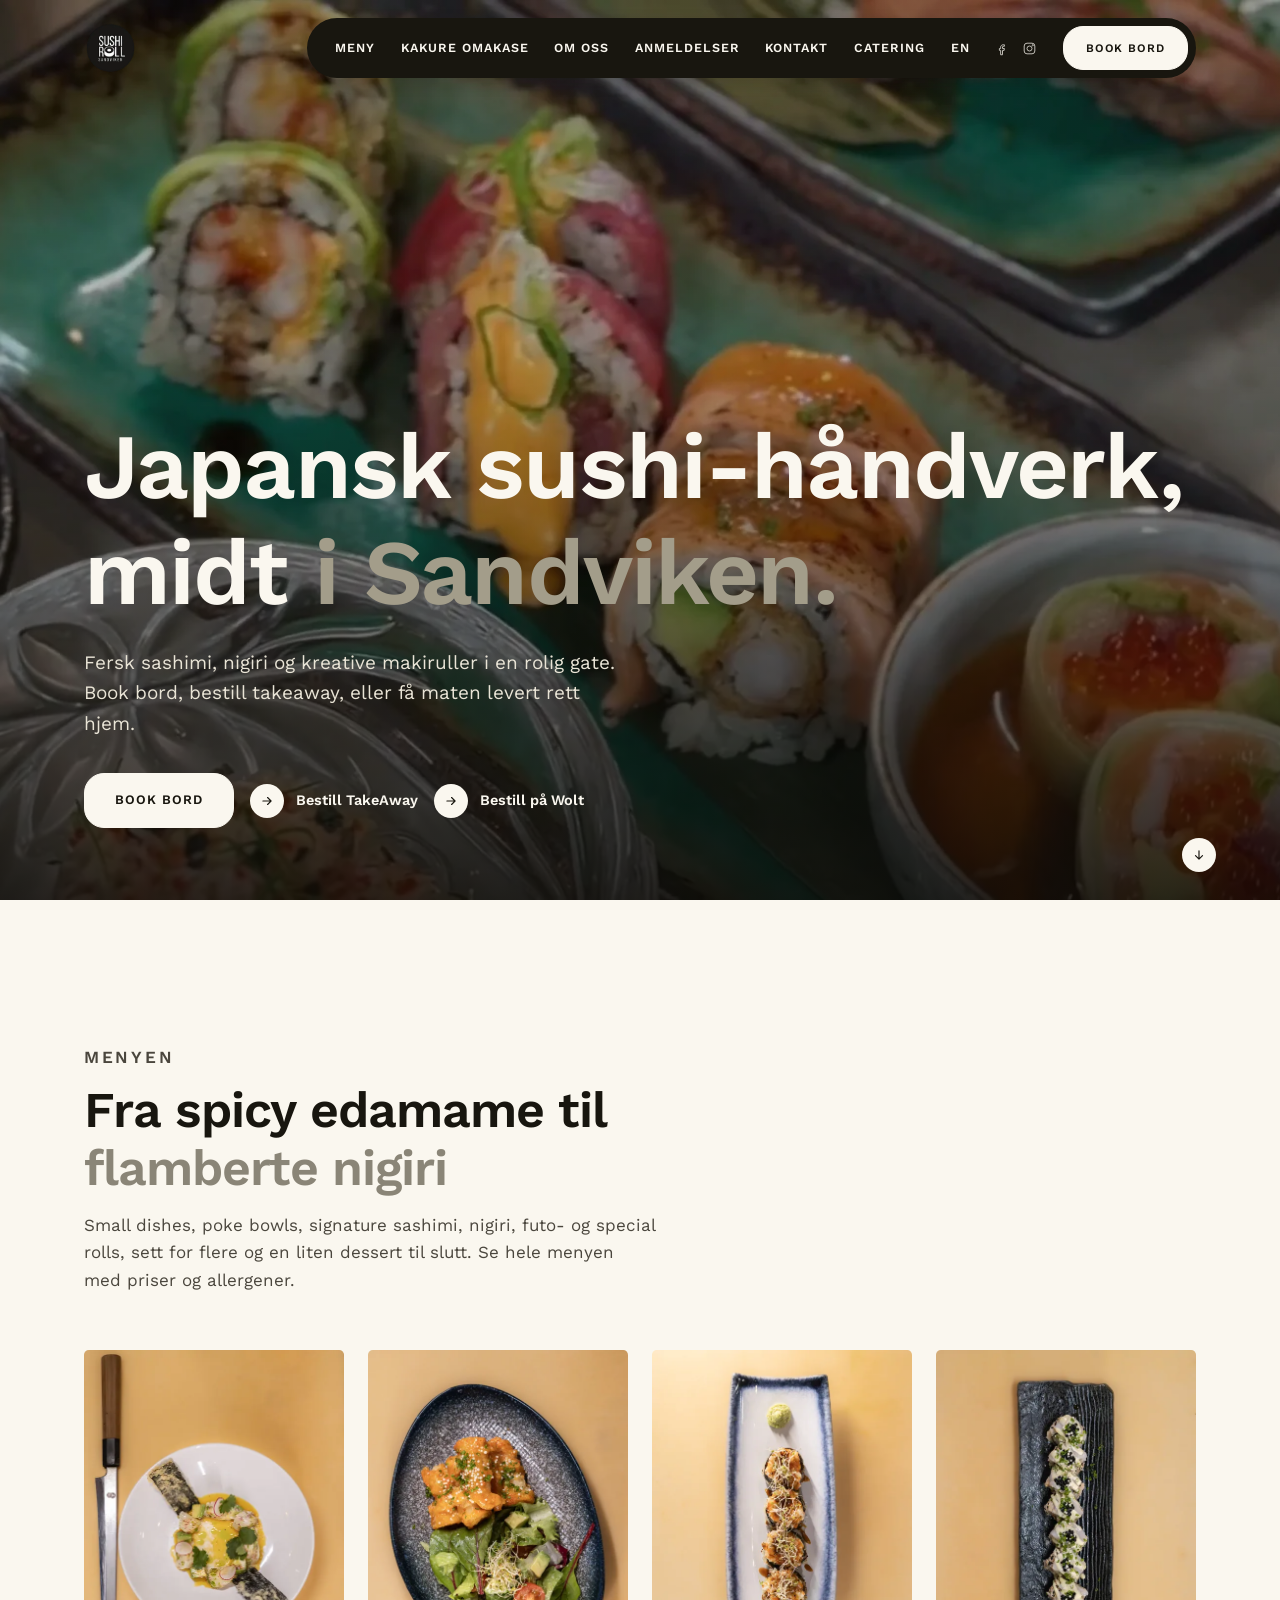
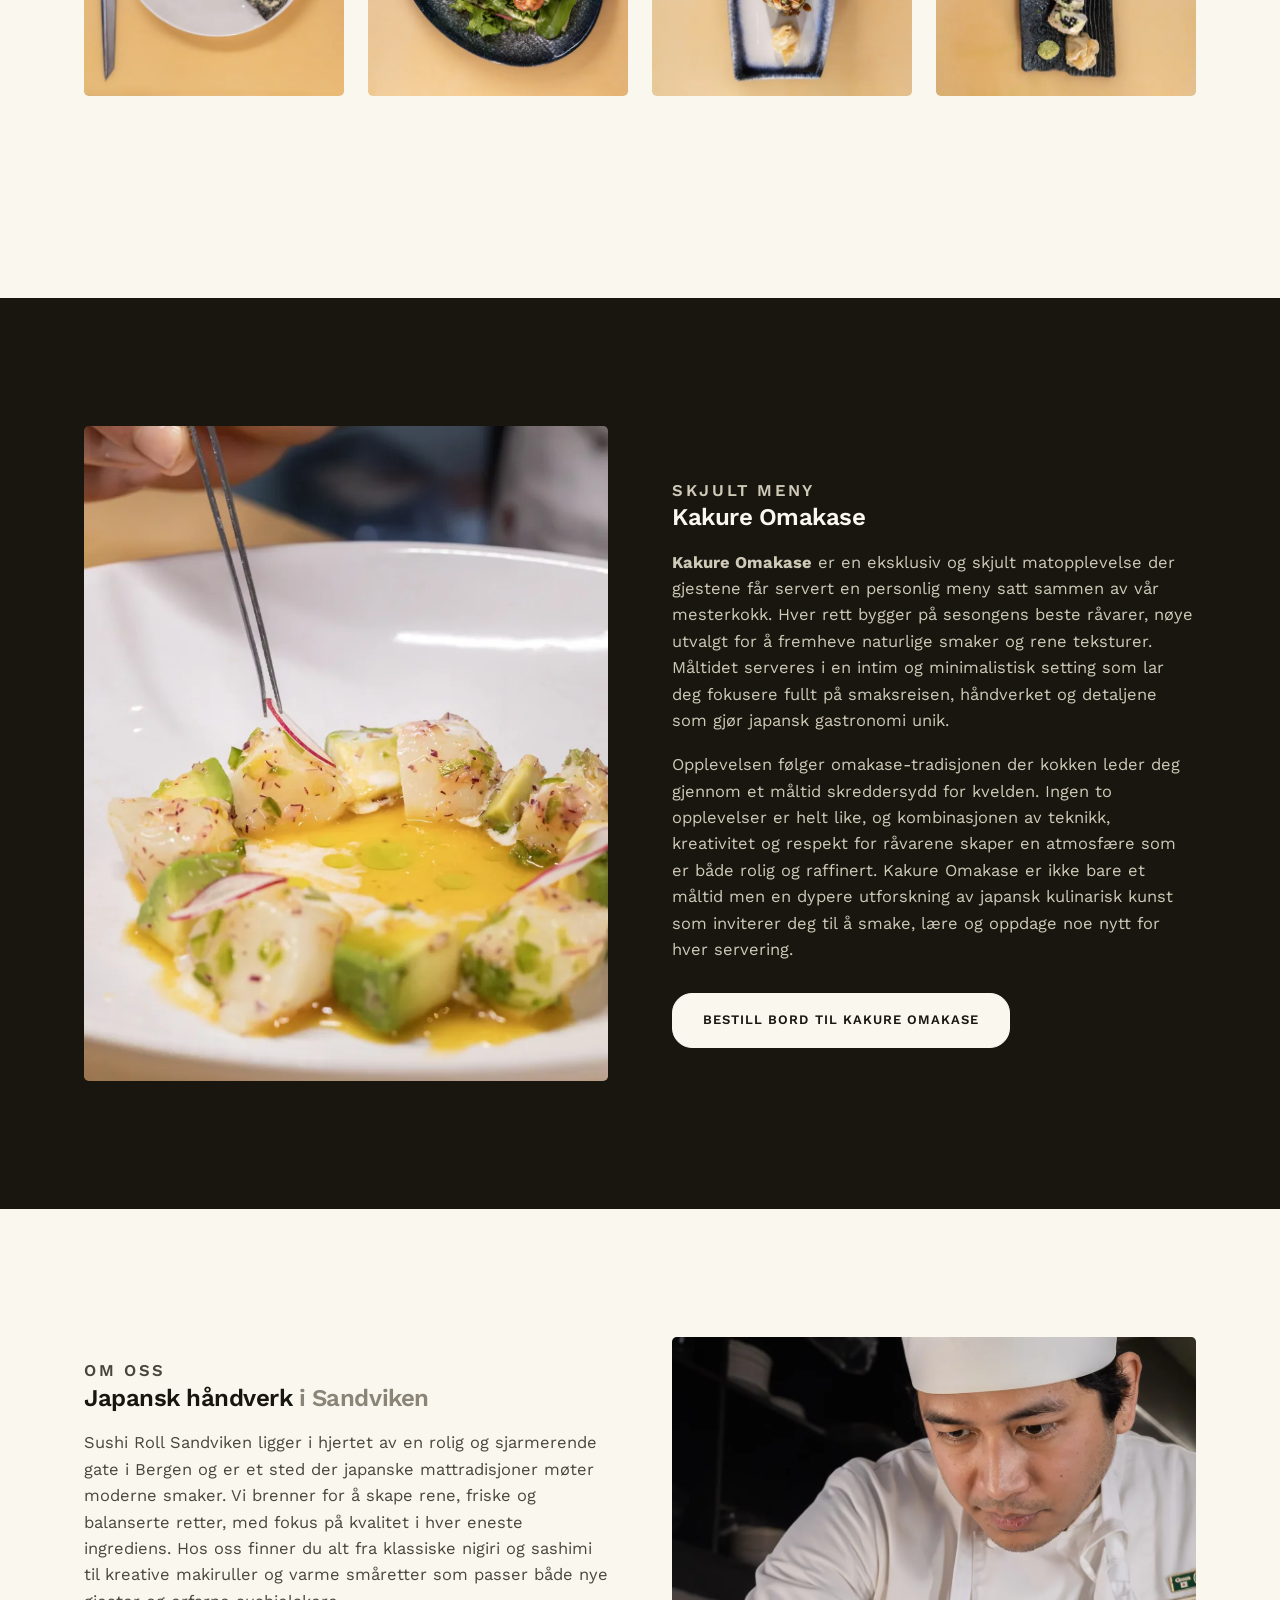
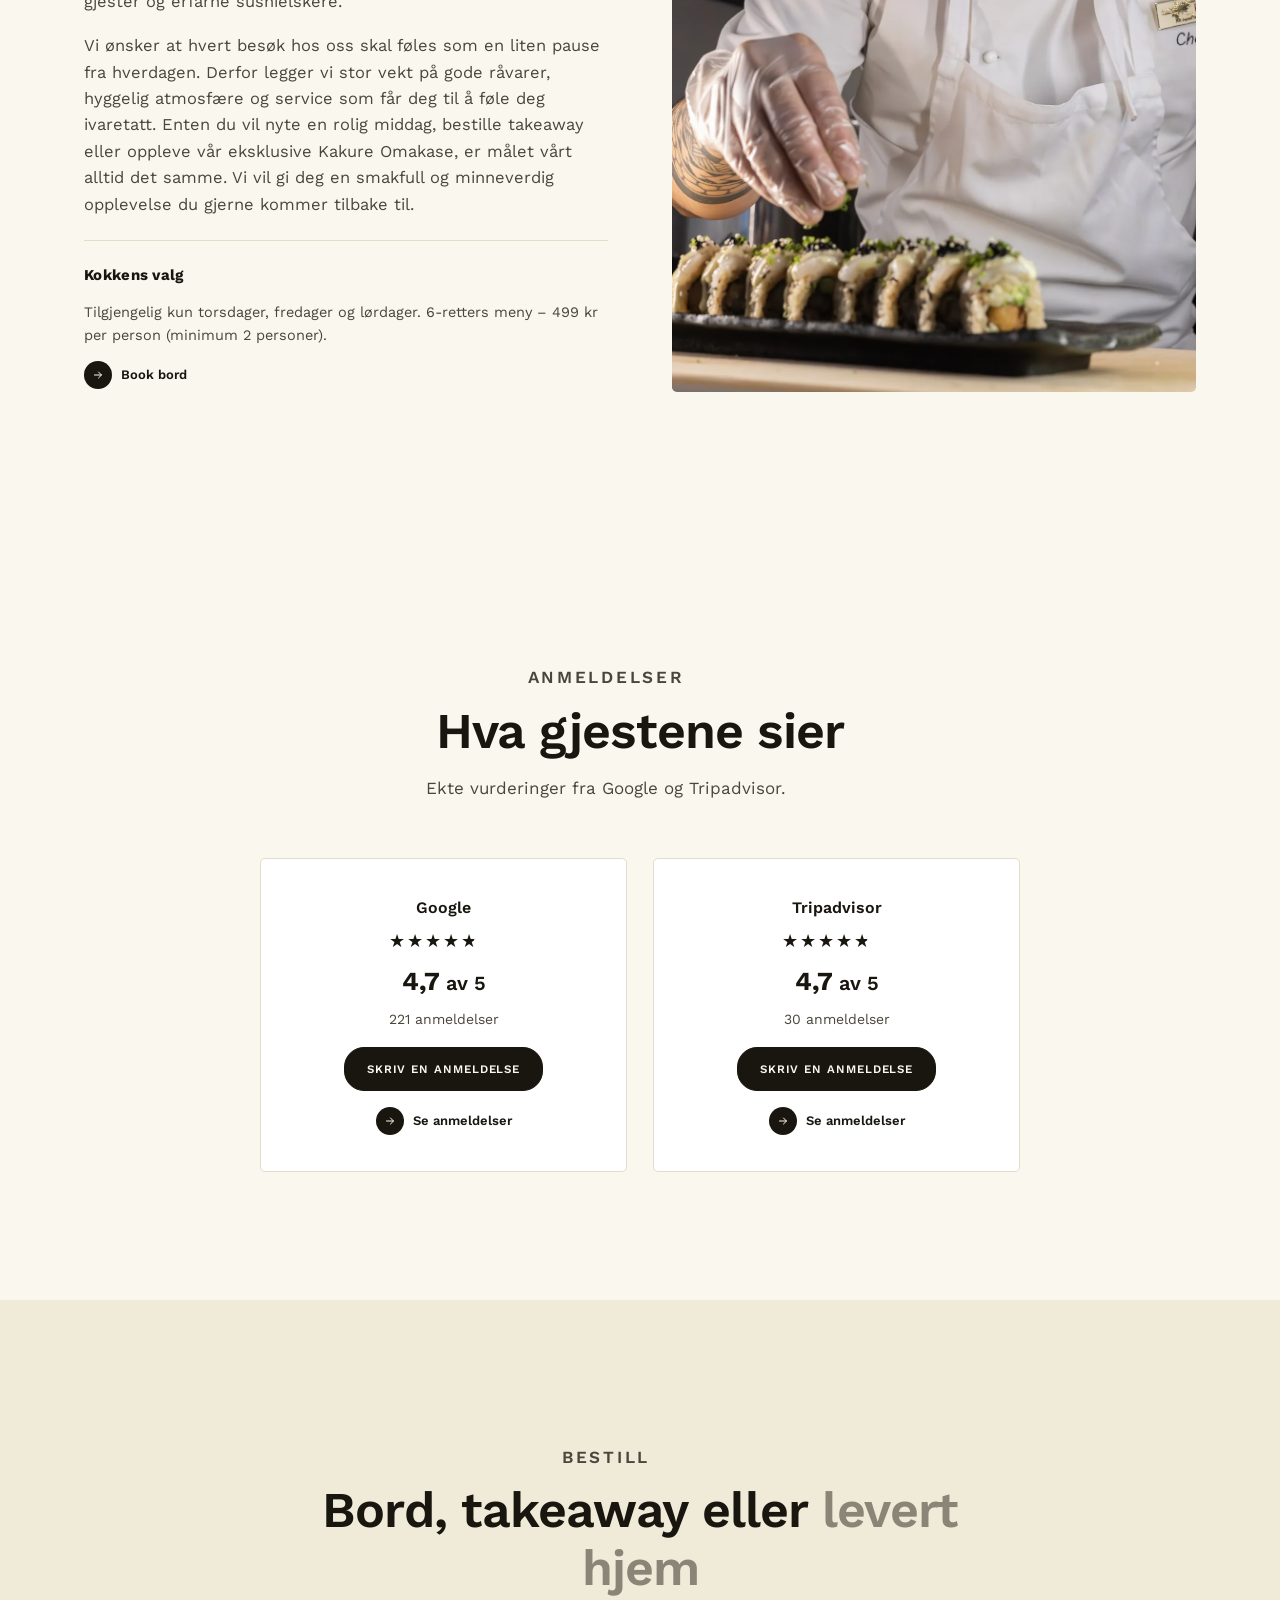
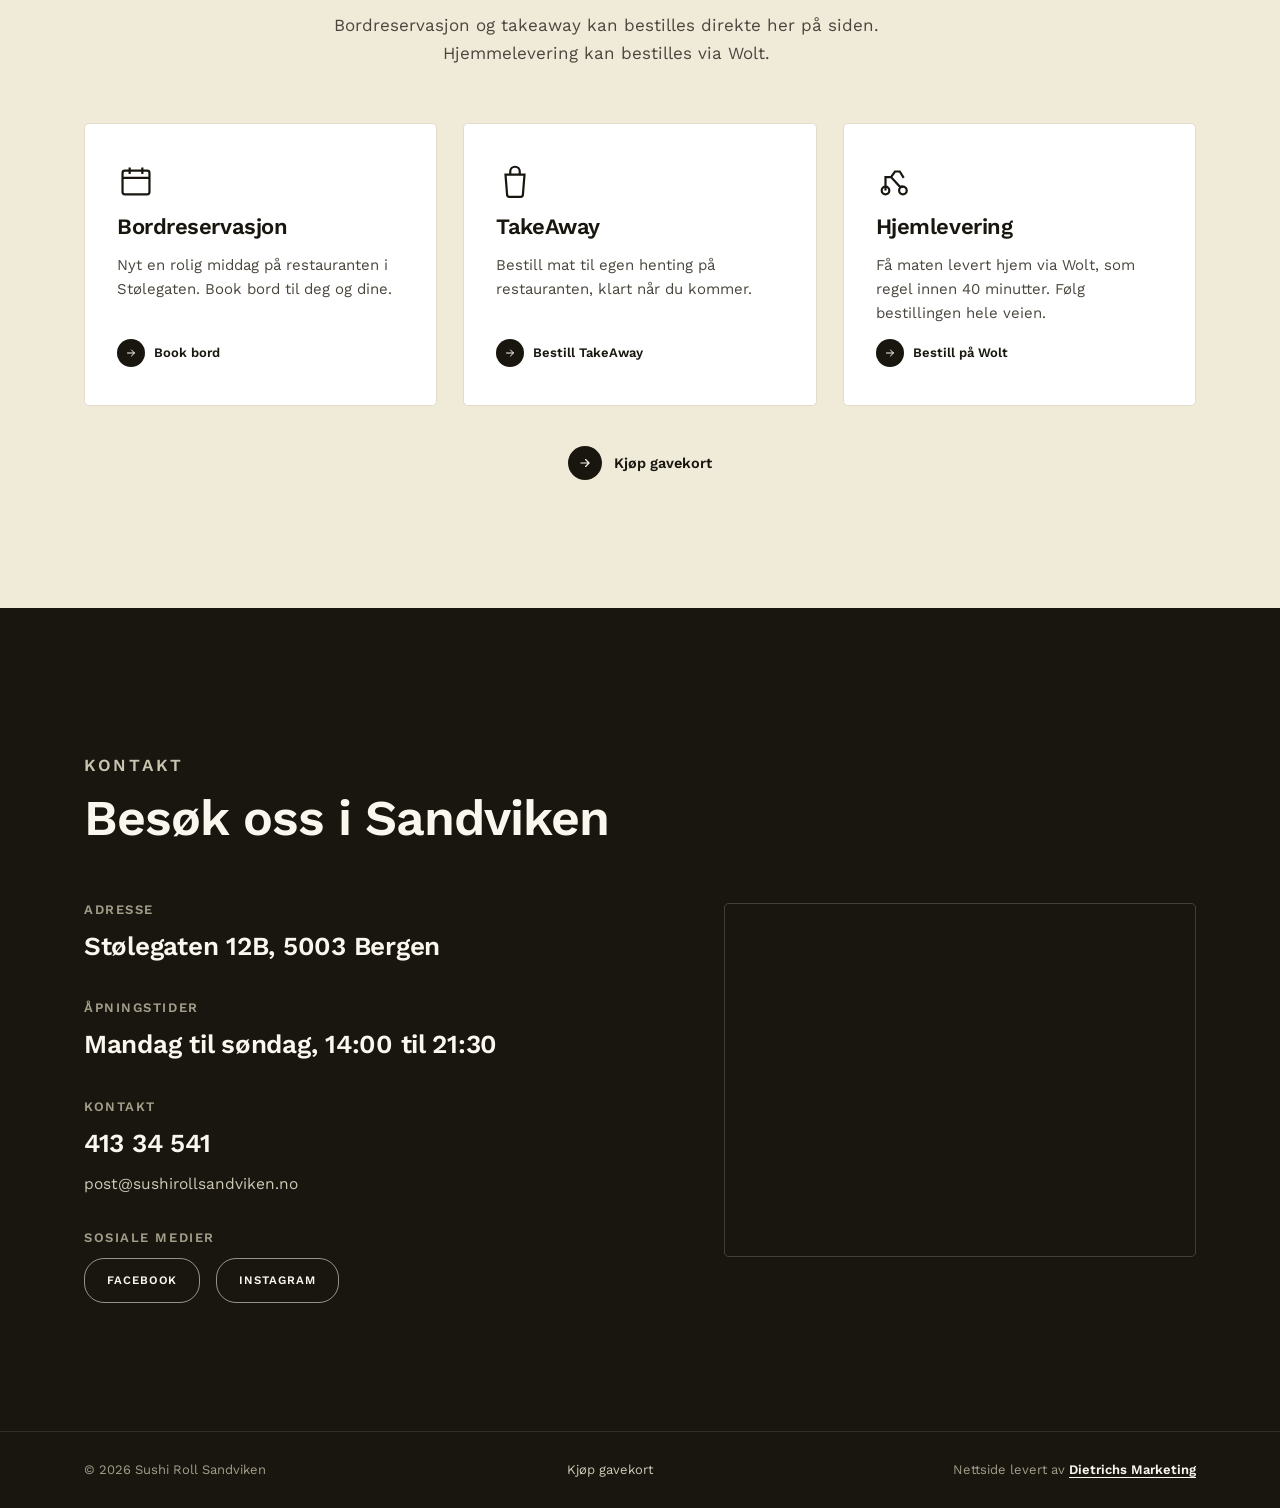
<file: index.html>
<!DOCTYPE html>
<html lang="nb">
<head>
<!-- Google Tag Manager -->
<script>(function(w,d,s,l,i){w[l]=w[l]||[];w[l].push({'gtm.start':
new Date().getTime(),event:'gtm.js'});var f=d.getElementsByTagName(s)[0],
j=d.createElement(s),dl=l!='dataLayer'?'&l='+l:'';j.async=true;j.src=
'https://www.googletagmanager.com/gtm.js?id='+i+dl;f.parentNode.insertBefore(j,f);
})(window,document,'script','dataLayer','GTM-KZ6DRK7J');</script>
<!-- End Google Tag Manager -->
<!-- Google tag (gtag.js) -->
<script async src="https://www.googletagmanager.com/gtag/js?id=GT-PLFJ6S7V"></script>
<script>
  window.dataLayer = window.dataLayer || [];
  function gtag(){dataLayer.push(arguments);}
  gtag('js', new Date());
  gtag('config', 'GT-PLFJ6S7V');
  gtag('config', 'G-S1RWX0VKVZ');
</script>
<meta charset="UTF-8">
<meta name="viewport" content="width=device-width, initial-scale=1">
<title>Sushi Roll Sandviken. Japansk sushi-håndverk i Bergen</title>
<meta name="description" content="Sushi Roll Sandviken ligger i Stølegaten i Bergen. Fersk sashimi, nigiri og kreative makiruller, Kakure Omakase, bordbestilling, takeaway og hjemlevering via Wolt.">
<meta name="theme-color" content="#18160f">
<link rel="canonical" href="https://sushirollsandviken.no/">
<link rel="alternate" hreflang="nb" href="https://sushirollsandviken.no/">
<link rel="alternate" hreflang="en" href="https://sushirollsandviken.no/en/">
<link rel="alternate" hreflang="x-default" href="https://sushirollsandviken.no/">
<meta property="og:type" content="restaurant">
<meta property="og:title" content="Sushi Roll Sandviken. Japansk sushi-håndverk i Bergen">
<meta property="og:description" content="Sushi Roll Sandviken ligger i Stølegaten i Bergen. Fersk sashimi, nigiri og kreative makiruller, Kakure Omakase, bordbestilling, takeaway og hjemlevering via Wolt.">
<meta property="og:image" content="https://sushirollsandviken.no/assets/images/hero-poster.webp">
<meta property="og:url" content="https://sushirollsandviken.no/">
<meta property="og:locale" content="nb_NO">
<meta name="twitter:card" content="summary_large_image">
<link rel="icon" href="assets/images/favicon.png" type="image/png">
<link rel="preload" as="font" type="font/woff2" href="assets/fonts/WorkSans-600-latin.woff2" crossorigin>
<link rel="preload" as="font" type="font/woff2" href="assets/fonts/WorkSans-400-latin.woff2" crossorigin>
<link rel="stylesheet" href="style.css">
<script type="application/ld+json">
{
  "@context": "https://schema.org",
  "@type": "Restaurant",
  "name": "Sushi Roll Sandviken",
  "image": "https://sushirollsandviken.no/assets/images/hero-poster.webp",
  "url": "https://sushirollsandviken.no/",
  "telephone": "+4741334541",
  "email": "post@sushirollsandviken.no",
  "servesCuisine": "Japansk",
  "priceRange": "$$",
  "menu": "https://sushirollsandviken.no/meny.html",
  "address": {
    "@type": "PostalAddress",
    "streetAddress": "Stølegaten 12B",
    "postalCode": "5003",
    "addressLocality": "Bergen",
    "addressCountry": "NO"
  },
  "openingHoursSpecification": {
    "@type": "OpeningHoursSpecification",
    "dayOfWeek": ["Monday","Tuesday","Wednesday","Thursday","Friday","Saturday","Sunday"],
    "opens": "14:00",
    "closes": "21:30"
  },
  "sameAs": [
    "https://www.facebook.com/Sushirollsandviken",
    "https://www.instagram.com/sushirollsandviken/",
    "https://www.tripadvisor.com/Restaurant_Review-g190502-d24092539-Reviews-Sushi_Roll_Sandviken-Bergen_Hordaland_Western_Norway.html"
  ]
}
</script>
</head>
<body>
<!-- Google Tag Manager (noscript) -->
<noscript><iframe src="https://www.googletagmanager.com/ns.html?id=GTM-KZ6DRK7J"
height="0" width="0" style="display:none;visibility:hidden"></iframe></noscript>
<!-- End Google Tag Manager (noscript) -->
<!-- SPORING: sett inn GTM noscript-iframe her ved lansering på ekte domene, se SPORING-KILDE.md -->

<div class="scrim" id="scrim"></div>

<header class="site-header" id="siteHeader">
  <div class="container">
    <a href="index.html" class="brand" aria-label="Sushi Roll Sandviken, til forsiden">
      <img src="assets/images/logo.webp" alt="Sushi Roll Sandviken" width="150" height="148">
    </a>
    <div class="nav-pill">
      <nav class="main-nav" aria-label="Hovedmeny">
        <a href="meny.html">Meny</a>
        <a href="#kakure">Kakure Omakase</a>
        <a href="#om">Om oss</a>
        <a href="#anmeldelser">Anmeldelser</a>
        <a href="#kontakt">Kontakt</a>
        <a href="catering.html">Catering</a>
        <a href="en/" lang="en" hreflang="en">EN</a>
      </nav>
      <div class="header-social">
        <a href="https://www.facebook.com/Sushirollsandviken" target="_blank" rel="noopener" aria-label="Sushi Roll Sandviken på Facebook">
          <svg viewBox="0 0 24 24" fill="none" stroke="currentColor" stroke-width="1.6"><path d="M15 8.5h-2c-.55 0-1 .45-1 1V12h3l-.4 3h-2.6v7h-3v-7H7v-3h2v-2.2C9 7.9 10.6 6 13.2 6H15v2.5Z"/></svg>
        </a>
        <a href="https://www.instagram.com/sushirollsandviken/" target="_blank" rel="noopener" aria-label="Sushi Roll Sandviken på Instagram">
          <svg viewBox="0 0 24 24" fill="none" stroke="currentColor" stroke-width="1.6"><rect x="3.5" y="3.5" width="17" height="17" rx="4.5"/><circle cx="12" cy="12" r="4"/><circle cx="17.2" cy="6.8" r="1"/></svg>
        </a>
      </div>
      <a class="btn btn--sm nav-cta" href="https://booking.gastroplanner.no/sushi-roll-sandviken/t" target="_blank" rel="noopener" data-event="sushi-table-booking">Book bord</a>
    </div>
  </div>
</header>

<nav class="mobile-tabbar" aria-label="Hurtighandlinger" id="mobileTabbar">
  <a class="mobile-tabbar-item is-primary" href="https://booking.gastroplanner.no/sushi-roll-sandviken/t" target="_blank" rel="noopener" data-event="sushi-table-booking">
    <svg viewBox="0 0 24 24" fill="none" stroke="currentColor" stroke-width="1.4"><rect x="3.5" y="5.5" width="17" height="15" rx="1.5"/><path d="M3.5 10h17M8 3.5v4M16 3.5v4"/></svg>
    <span>Book bord</span>
  </a>
  <button type="button" class="mobile-tabbar-item" id="tabbarOrderTrigger" aria-haspopup="true" aria-expanded="false" aria-controls="tabbarOrderMenu">
    <svg viewBox="0 0 24 24" fill="none" stroke="currentColor" stroke-width="1.4"><path d="M6 8h12l-1 12.5a1.5 1.5 0 0 1-1.5 1.5h-7a1.5 1.5 0 0 1-1.5-1.5L6 8Z"/><path d="M9 8V6a3 3 0 0 1 6 0v2"/></svg>
    <span>Bestill</span>
  </button>
  <button class="mobile-tabbar-item" id="hamburgerBtn" aria-label="Åpne meny" aria-expanded="false" aria-controls="mobileMenu">
    <svg viewBox="0 0 24 24" fill="none" stroke="currentColor" stroke-width="2" stroke-linecap="round"><path d="M4 7h16M4 12h16M4 17h16"/></svg>
    <span>Meny</span>
  </button>
  <div class="tabbar-order-menu" id="tabbarOrderMenu">
    <a href="https://wolt.com/en/nor/bergen/restaurant/sushi-roll-sandviken" target="_blank" rel="noopener">Levering</a>
    <a href="https://order.gastroplanner.no/s/ZCVRJ" target="_blank" rel="noopener">Takeaway</a>
  </div>
</nav>

<div class="mobile-menu" id="mobileMenu">
  <div class="mobile-menu-top">
    <button class="mobile-close" id="mobileCloseBtn" aria-label="Lukk meny">
      <svg viewBox="0 0 24 24" fill="none" stroke="currentColor" stroke-width="1.8" width="18" height="18"><path d="M5 5l14 14M19 5 5 19"/></svg>
    </button>
  </div>
  <nav aria-label="Mobilmeny">
    <a href="meny.html">Meny</a>
    <a href="#kakure">Kakure Omakase</a>
    <a href="#om">Om oss</a>
    <a href="#anmeldelser">Anmeldelser</a>
    <a href="#kontakt">Kontakt</a>
    <a href="catering.html">Catering</a>
    <a href="en/" lang="en" hreflang="en">English</a>
  </nav>
  <div class="btn-row">
    <a class="btn btn--on-dark" href="https://booking.gastroplanner.no/sushi-roll-sandviken/t" target="_blank" rel="noopener" data-event="sushi-table-booking">Book bord</a>
    <a class="btn btn--ghost-on-dark" href="https://order.gastroplanner.no/s/ZCVRJ" target="_blank" rel="noopener">Bestill TakeAway</a>
    <a class="btn btn--ghost-on-dark" href="https://wolt.com/en/nor/bergen/restaurant/sushi-roll-sandviken" target="_blank" rel="noopener">Bestill på Wolt</a>
    <a class="btn btn--ghost-on-dark" href="https://givn.no/shop/sushi-roll" target="_blank" rel="noopener">Kjøp gavekort</a>
  </div>
  <div class="mobile-social">
    <a href="https://www.facebook.com/Sushirollsandviken" target="_blank" rel="noopener" aria-label="Facebook">
      <svg viewBox="0 0 24 24" fill="none" stroke="currentColor" stroke-width="1.6"><path d="M15 8.5h-2c-.55 0-1 .45-1 1V12h3l-.4 3h-2.6v7h-3v-7H7v-3h2v-2.2C9 7.9 10.6 6 13.2 6H15v2.5Z"/></svg>
    </a>
    <a href="https://www.instagram.com/sushirollsandviken/" target="_blank" rel="noopener" aria-label="Instagram">
      <svg viewBox="0 0 24 24" fill="none" stroke="currentColor" stroke-width="1.6"><rect x="3.5" y="3.5" width="17" height="17" rx="4.5"/><circle cx="12" cy="12" r="4"/><circle cx="17.2" cy="6.8" r="1"/></svg>
    </a>
  </div>
</div>

<section class="hero" id="hero">
  <div class="hero-media">
    <video autoplay muted loop playsinline preload="none" poster="assets/images/hero-poster.webp">
      <source src="assets/video/hero.mp4" type="video/mp4">
    </video>
  </div>
  <div class="hero-inner container">
    <h1 class="headline" data-muted="2">Japansk sushi-håndverk, midt i Sandviken.</h1>
    <p class="hero-lead reveal">Fersk sashimi, nigiri og kreative makiruller i en rolig gate. Book bord, bestill takeaway, eller få maten levert rett hjem.</p>
    <div class="btn-row reveal">
      <a class="btn btn--on-dark" href="https://booking.gastroplanner.no/sushi-roll-sandviken/t" target="_blank" rel="noopener" data-event="sushi-table-booking">Book bord</a>
      <a class="arrow-link arrow-link--on-dark hero-order-desktop" href="https://order.gastroplanner.no/s/ZCVRJ" target="_blank" rel="noopener">
        <span class="arrow-circle"><svg viewBox="0 0 24 24" fill="none" stroke="currentColor" stroke-width="2" stroke-linecap="round" stroke-linejoin="round"><path d="M5 12h14M13 6l6 6-6 6"/></svg></span>
        Bestill TakeAway
      </a>
      <a class="arrow-link arrow-link--on-dark hero-order-desktop" href="https://wolt.com/en/nor/bergen/restaurant/sushi-roll-sandviken" target="_blank" rel="noopener">
        <span class="arrow-circle"><svg viewBox="0 0 24 24" fill="none" stroke="currentColor" stroke-width="2" stroke-linecap="round" stroke-linejoin="round"><path d="M5 12h14M13 6l6 6-6 6"/></svg></span>
        Bestill på Wolt
      </a>
    </div>
  </div>
  <a href="#chefs" class="hero-scroll arrow-link arrow-link--on-dark" aria-label="Se mer">
    <span class="arrow-circle"><svg viewBox="0 0 24 24" fill="none" stroke="currentColor" stroke-width="2" stroke-linecap="round" stroke-linejoin="round"><path d="M12 5v14M6 13l6 6 6-6"/></svg></span>
  </a>
</section>

<section class="section" id="meny-preview">
  <div class="container">
    <div class="section-head">
      <p class="eyebrow reveal">Menyen</p>
      <h2 class="headline" data-muted="2">Fra spicy edamame til flamberte nigiri</h2>
      <p class="reveal">Small dishes, poke bowls, signature sashimi, nigiri, futo- og special rolls, sett for flere og en liten dessert til slutt. Se hele menyen med priser og allergener.</p>
    </div>
    <div class="dish-grid">
      <div class="dish-card reveal"><img src="assets/images/dish-01.webp" alt="Retter tilberedt hos Sushi Roll Sandviken" loading="lazy" width="528" height="705"></div>
      <div class="dish-card reveal"><img src="assets/images/dish-02.webp" alt="Retter tilberedt hos Sushi Roll Sandviken" loading="lazy" width="529" height="705"></div>
      <div class="dish-card reveal"><img src="assets/images/dish-03.webp" alt="Sushirull hos Sushi Roll Sandviken" loading="lazy" width="529" height="705"></div>
      <div class="dish-card reveal"><img src="assets/images/dish-04.webp" alt="Sushirull hos Sushi Roll Sandviken" loading="lazy" width="529" height="705"></div>
    </div>
    <div class="menu-cta reveal">
      <a class="arrow-link" href="meny.html">
        <span class="arrow-circle"><svg viewBox="0 0 24 24" fill="none" stroke="currentColor" stroke-width="2" stroke-linecap="round" stroke-linejoin="round"><path d="M5 12h14M13 6l6 6-6 6"/></svg></span>
        Se hele menyen
      </a>
    </div>
  </div>
</section>

<section class="section section--ink" id="kakure">
  <div class="container">
    <div class="split">
      <div class="split-media reveal"><img src="assets/images/kakure.webp" alt="Rett fra Kakure Omakase hos Sushi Roll Sandviken" loading="lazy" width="773" height="1030"></div>
      <div class="split-copy reveal">
        <p class="eyebrow">Skjult meny</p>
        <h2 class="headline">Kakure Omakase</h2>
        <p><strong>Kakure Omakase</strong> er en eksklusiv og skjult matopplevelse der gjestene får servert en personlig meny satt sammen av vår mesterkokk. Hver rett bygger på sesongens beste råvarer, nøye utvalgt for å fremheve naturlige smaker og rene teksturer. Måltidet serveres i en intim og minimalistisk setting som lar deg fokusere fullt på smaksreisen, håndverket og detaljene som gjør japansk gastronomi unik.</p>
        <p>Opplevelsen følger omakase-tradisjonen der kokken leder deg gjennom et måltid skreddersydd for kvelden. Ingen to opplevelser er helt like, og kombinasjonen av teknikk, kreativitet og respekt for råvarene skaper en atmosfære som er både rolig og raffinert. Kakure Omakase er ikke bare et måltid men en dypere utforskning av japansk kulinarisk kunst som inviterer deg til å smake, lære og oppdage noe nytt for hver servering.</p>
        <div class="btn-row">
          <a class="btn btn--on-dark" href="https://booking.gastroplanner.no/kakure_omakse/t" target="_blank" rel="noopener" data-event="kakure-booking">Bestill bord til Kakure Omakase</a>
        </div>
      </div>
    </div>
  </div>
</section>

<section class="section" id="om">
  <div class="container">
    <div class="split reverse">
      <div class="split-media reveal"><img src="assets/images/about.webp" alt="Kokk hos Sushi Roll Sandviken plasserer en rull" loading="lazy" width="1100" height="1467"></div>
      <div class="split-copy reveal">
        <p class="eyebrow">Om oss</p>
        <h2 class="headline" data-muted="2">Japansk håndverk i Sandviken</h2>
        <p>Sushi Roll Sandviken ligger i hjertet av en rolig og sjarmerende gate i Bergen og er et sted der japanske mattradisjoner møter moderne smaker. Vi brenner for å skape rene, friske og balanserte retter, med fokus på kvalitet i hver eneste ingrediens. Hos oss finner du alt fra klassiske nigiri og sashimi til kreative makiruller og varme småretter som passer både nye gjester og erfarne sushielskere.</p>
        <p>Vi ønsker at hvert besøk hos oss skal føles som en liten pause fra hverdagen. Derfor legger vi stor vekt på gode råvarer, hyggelig atmosfære og service som får deg til å føle deg ivaretatt. Enten du vil nyte en rolig middag, bestille takeaway eller oppleve vår eksklusive Kakure Omakase, er målet vårt alltid det samme. Vi vil gi deg en smakfull og minneverdig opplevelse du gjerne kommer tilbake til.</p>
        <div class="chefs-label">
          <strong>Kokkens valg</strong>
          <span>Tilgjengelig kun torsdager, fredager og lørdager. 6-retters meny – 499 kr per person (minimum 2 personer).</span>
          <a class="arrow-link arrow-link--sm" href="https://booking.gastroplanner.no/sushi-roll-sandviken/t" target="_blank" rel="noopener" data-event="sushi-table-booking">
            <span class="arrow-circle"><svg viewBox="0 0 24 24" fill="none" stroke="currentColor" stroke-width="2" stroke-linecap="round" stroke-linejoin="round"><path d="M5 12h14M13 6l6 6-6 6"/></svg></span>
            Book bord
          </a>
        </div>
      </div>
    </div>
  </div>
</section>

<section class="section" id="anmeldelser">
  <div class="container">
    <div class="section-head center">
      <p class="eyebrow reveal">Anmeldelser</p>
      <h2 class="headline">Hva gjestene sier</h2>
      <p class="reveal">Ekte vurderinger fra Google og Tripadvisor.</p>
    </div>
    <div class="review-grid">
      <div class="review-card reveal">
        <div class="review-top">
          <span class="review-platform">Google</span>
          <svg class="stars" viewBox="0 0 110 20" aria-hidden="true">
            <defs><linearGradient id="fill-google"><stop offset="94%" stop-color="var(--ink)"/><stop offset="94%" stop-color="var(--line-strong)"/></linearGradient></defs>
            <text x="0" y="16" font-size="18" letter-spacing="2" fill="url(#fill-google)">★★★★★</text>
          </svg>
        </div>
        <p class="review-score"><strong>4,7</strong> av 5</p>
        <p class="review-count">221 anmeldelser</p>
        <div class="btn-row">
          <a class="btn btn--sm" href="https://www.google.com/maps?cid=10781024246180752057&#38;hl=no" target="_blank" rel="noopener">Skriv en anmeldelse</a>
          <a class="arrow-link arrow-link--sm" href="https://www.google.com/maps?cid=10781024246180752057&#38;hl=no" target="_blank" rel="noopener">
            <span class="arrow-circle"><svg viewBox="0 0 24 24" fill="none" stroke="currentColor" stroke-width="2" stroke-linecap="round" stroke-linejoin="round"><path d="M5 12h14M13 6l6 6-6 6"/></svg></span>
            Se anmeldelser
          </a>
        </div>
      </div>
      <div class="review-card reveal">
        <div class="review-top">
          <span class="review-platform">Tripadvisor</span>
          <svg class="stars" viewBox="0 0 110 20" aria-hidden="true">
            <defs><linearGradient id="fill-trip"><stop offset="94%" stop-color="var(--ink)"/><stop offset="94%" stop-color="var(--line-strong)"/></linearGradient></defs>
            <text x="0" y="16" font-size="18" letter-spacing="2" fill="url(#fill-trip)">★★★★★</text>
          </svg>
        </div>
        <p class="review-score"><strong>4,7</strong> av 5</p>
        <p class="review-count">30 anmeldelser</p>
        <div class="btn-row">
          <a class="btn btn--sm" href="https://www.tripadvisor.com/Restaurant_Review-g190502-d24092539-Reviews-Sushi_Roll_Sandviken-Bergen_Hordaland_Western_Norway.html" target="_blank" rel="noopener">Skriv en anmeldelse</a>
          <a class="arrow-link arrow-link--sm" href="https://www.tripadvisor.com/Restaurant_Review-g190502-d24092539-Reviews-Sushi_Roll_Sandviken-Bergen_Hordaland_Western_Norway.html" target="_blank" rel="noopener">
            <span class="arrow-circle"><svg viewBox="0 0 24 24" fill="none" stroke="currentColor" stroke-width="2" stroke-linecap="round" stroke-linejoin="round"><path d="M5 12h14M13 6l6 6-6 6"/></svg></span>
            Se anmeldelser
          </a>
        </div>
      </div>
    </div>
  </div>
</section>

<section class="section section--alt" id="bestill">
  <div class="container">
    <div class="section-head center">
      <p class="eyebrow reveal">Bestill</p>
      <h2 class="headline" data-muted="2">Bord, takeaway eller levert hjem</h2>
      <p class="reveal">Bordreservasjon og takeaway kan bestilles direkte her på siden. Hjemmelevering kan bestilles via Wolt.</p>
    </div>
    <div class="action-grid">
      <div class="action-card reveal">
        <svg class="icon" viewBox="0 0 24 24" fill="none" stroke="currentColor" stroke-width="1.4"><rect x="3.5" y="5.5" width="17" height="15" rx="1.5"/><path d="M3.5 10h17M8 3.5v4M16 3.5v4"/></svg>
        <h3>Bordreservasjon</h3>
        <p>Nyt en rolig middag på restauranten i Stølegaten. Book bord til deg og dine.</p>
        <a class="arrow-link arrow-link--sm" href="https://booking.gastroplanner.no/sushi-roll-sandviken/t" target="_blank" rel="noopener" data-event="sushi-table-booking">
          <span class="arrow-circle"><svg viewBox="0 0 24 24" fill="none" stroke="currentColor" stroke-width="2" stroke-linecap="round" stroke-linejoin="round"><path d="M5 12h14M13 6l6 6-6 6"/></svg></span>
          Book bord
        </a>
      </div>
      <div class="action-card reveal">
        <svg class="icon" viewBox="0 0 24 24" fill="none" stroke="currentColor" stroke-width="1.4"><path d="M6 8h12l-1 12.5a1.5 1.5 0 0 1-1.5 1.5h-7a1.5 1.5 0 0 1-1.5-1.5L6 8Z"/><path d="M9 8V6a3 3 0 0 1 6 0v2"/></svg>
        <h3>TakeAway</h3>
        <p>Bestill mat til egen henting på restauranten, klart når du kommer.</p>
        <a class="arrow-link arrow-link--sm" href="https://order.gastroplanner.no/s/ZCVRJ" target="_blank" rel="noopener">
          <span class="arrow-circle"><svg viewBox="0 0 24 24" fill="none" stroke="currentColor" stroke-width="2" stroke-linecap="round" stroke-linejoin="round"><path d="M5 12h14M13 6l6 6-6 6"/></svg></span>
          Bestill TakeAway
        </a>
      </div>
      <div class="action-card reveal">
        <svg class="icon" viewBox="0 0 24 24" fill="none" stroke="currentColor" stroke-width="1.4"><circle cx="6" cy="18" r="2.4"/><circle cx="17" cy="18" r="2.4"/><path d="M6 18V9.5h3.5L15 15.5h2M9.5 9.5 12 6h3l2.5 4"/></svg>
        <h3>Hjemlevering</h3>
        <p>Få maten levert hjem via Wolt, som regel innen 40 minutter. Følg bestillingen hele veien.</p>
        <a class="arrow-link arrow-link--sm" href="https://wolt.com/en/nor/bergen/restaurant/sushi-roll-sandviken" target="_blank" rel="noopener">
          <span class="arrow-circle"><svg viewBox="0 0 24 24" fill="none" stroke="currentColor" stroke-width="2" stroke-linecap="round" stroke-linejoin="round"><path d="M5 12h14M13 6l6 6-6 6"/></svg></span>
          Bestill på Wolt
        </a>
      </div>
    </div>
    <div class="menu-cta reveal" style="margin-top:40px">
      <a class="arrow-link" href="https://givn.no/shop/sushi-roll" target="_blank" rel="noopener">
        <span class="arrow-circle"><svg viewBox="0 0 24 24" fill="none" stroke="currentColor" stroke-width="2" stroke-linecap="round" stroke-linejoin="round"><path d="M5 12h14M13 6l6 6-6 6"/></svg></span>
        Kjøp gavekort
      </a>
    </div>
  </div>
</section>

<section class="section section--ink" id="kontakt">
  <div class="container">
    <div class="section-head">
      <p class="eyebrow">Kontakt</p>
      <h2 class="headline">Besøk oss i Sandviken</h2>
    </div>
    <div class="contact-grid">
      <div>
        <div class="contact-block reveal">
          <h3>Adresse</h3>
          <a class="big" href="https://www.google.com/maps/search/?api=1&#38;query=St%C3%B8legaten+12B%2C+5003+Bergen" target="_blank" rel="noopener">Stølegaten 12B, 5003 Bergen</a>
        </div>
        <div class="contact-block reveal">
          <h3>Åpningstider</h3>
          <span class="big">Mandag til søndag, 14:00 til 21:30</span>
        </div>
        <div class="contact-block reveal">
          <h3>Kontakt</h3>
          <a class="big" href="tel:+4741334541">413 34 541</a>
          <a class="sub-link" href="mailto:post@sushirollsandviken.no">post@sushirollsandviken.no</a>
        </div>
        <div class="contact-block reveal">
          <h3>Sosiale medier</h3>
          <div class="btn-row" style="margin-top:12px">
            <a class="btn btn--ghost-on-dark btn--sm" href="https://www.facebook.com/Sushirollsandviken" target="_blank" rel="noopener">Facebook</a>
            <a class="btn btn--ghost-on-dark btn--sm" href="https://www.instagram.com/sushirollsandviken/" target="_blank" rel="noopener">Instagram</a>
          </div>
        </div>
      </div>
      <div class="map-embed reveal">
        <iframe src="https://www.google.com/maps?q=St%C3%B8legaten+12B,+5003+Bergen&#38;output=embed" loading="lazy" referrerpolicy="no-referrer-when-downgrade" title="Kart til Sushi Roll Sandviken"></iframe>
      </div>
    </div>
  </div>
</section>

<footer class="site-footer">
  <div class="container">
    <p>© <span id="year"></span> Sushi Roll Sandviken</p>
    <p><a href="https://givn.no/shop/sushi-roll" target="_blank" rel="noopener">Kjøp gavekort</a></p>
    <p>Nettside levert av <a href="https://dmarketing.no" target="_blank" rel="noopener">Dietrichs Marketing</a></p>
  </div>
</footer>

<script src="app.js"></script>
</body>
</html>
</file>
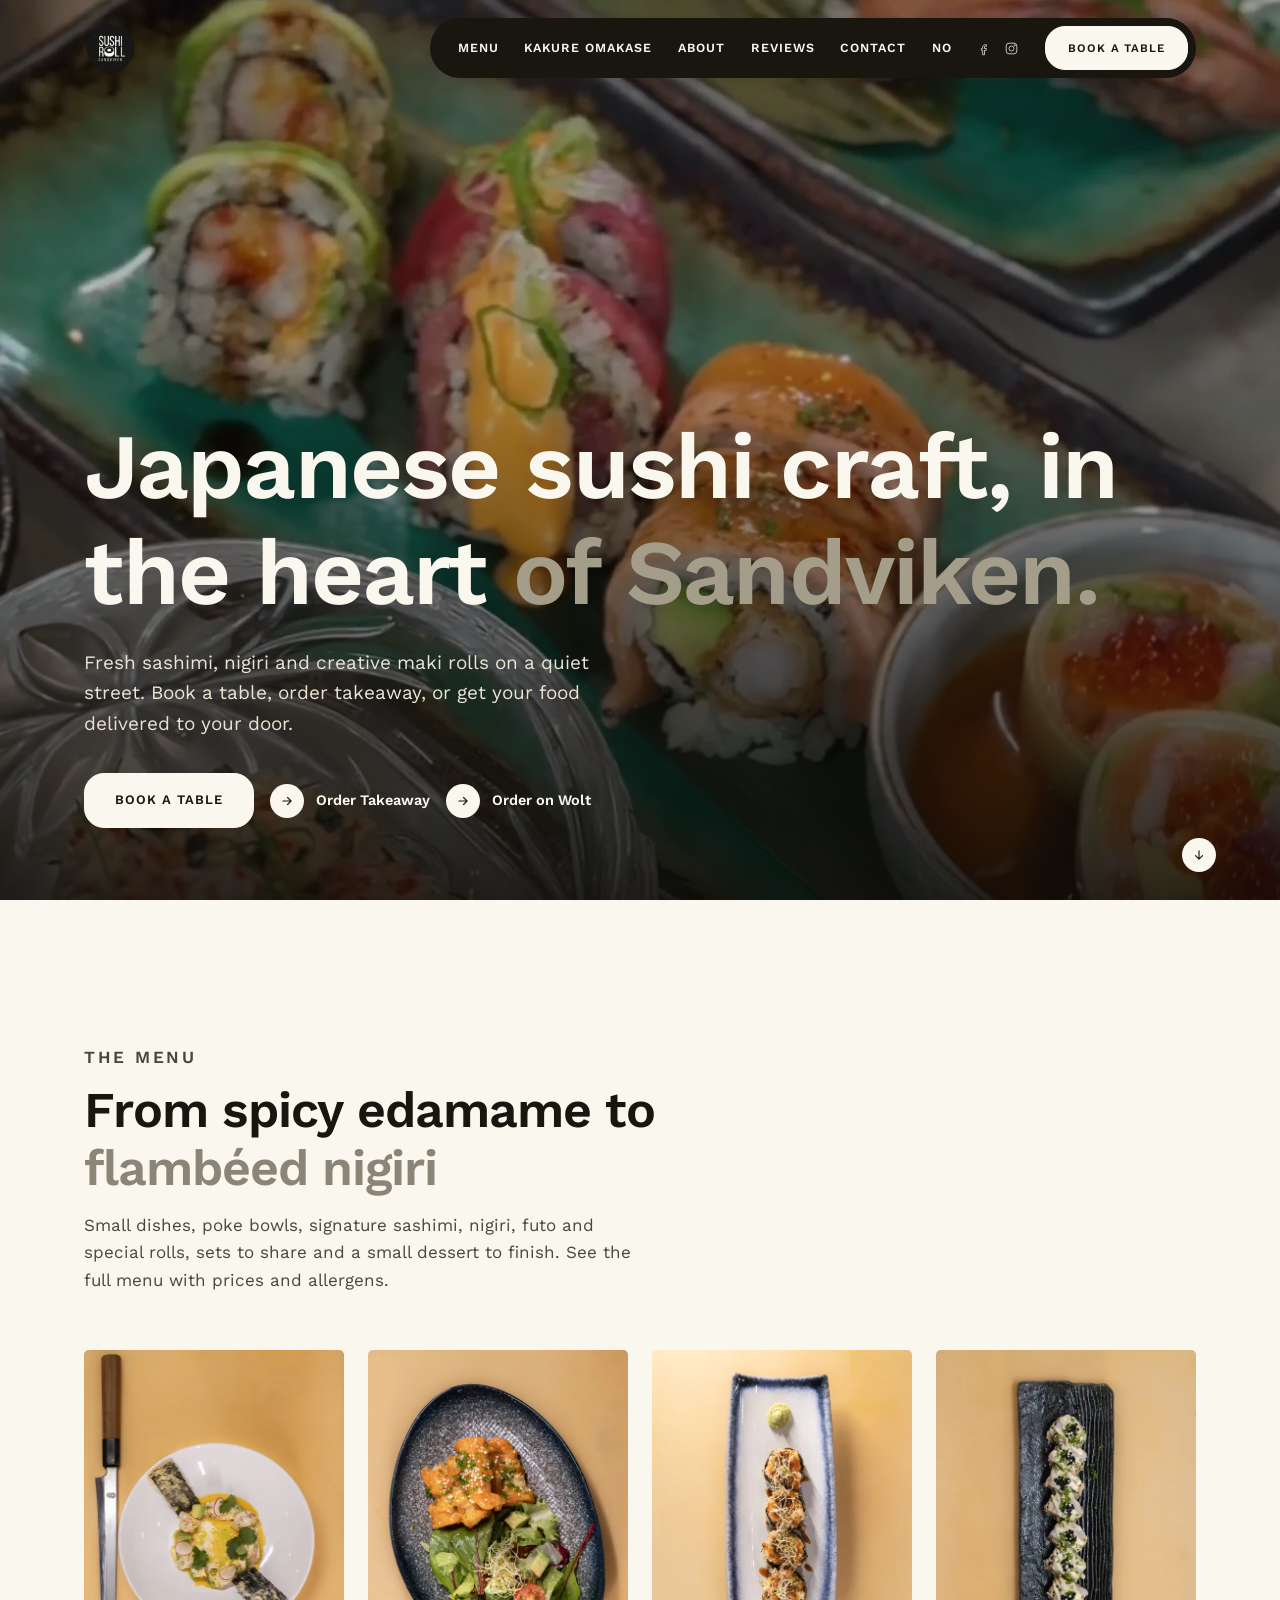
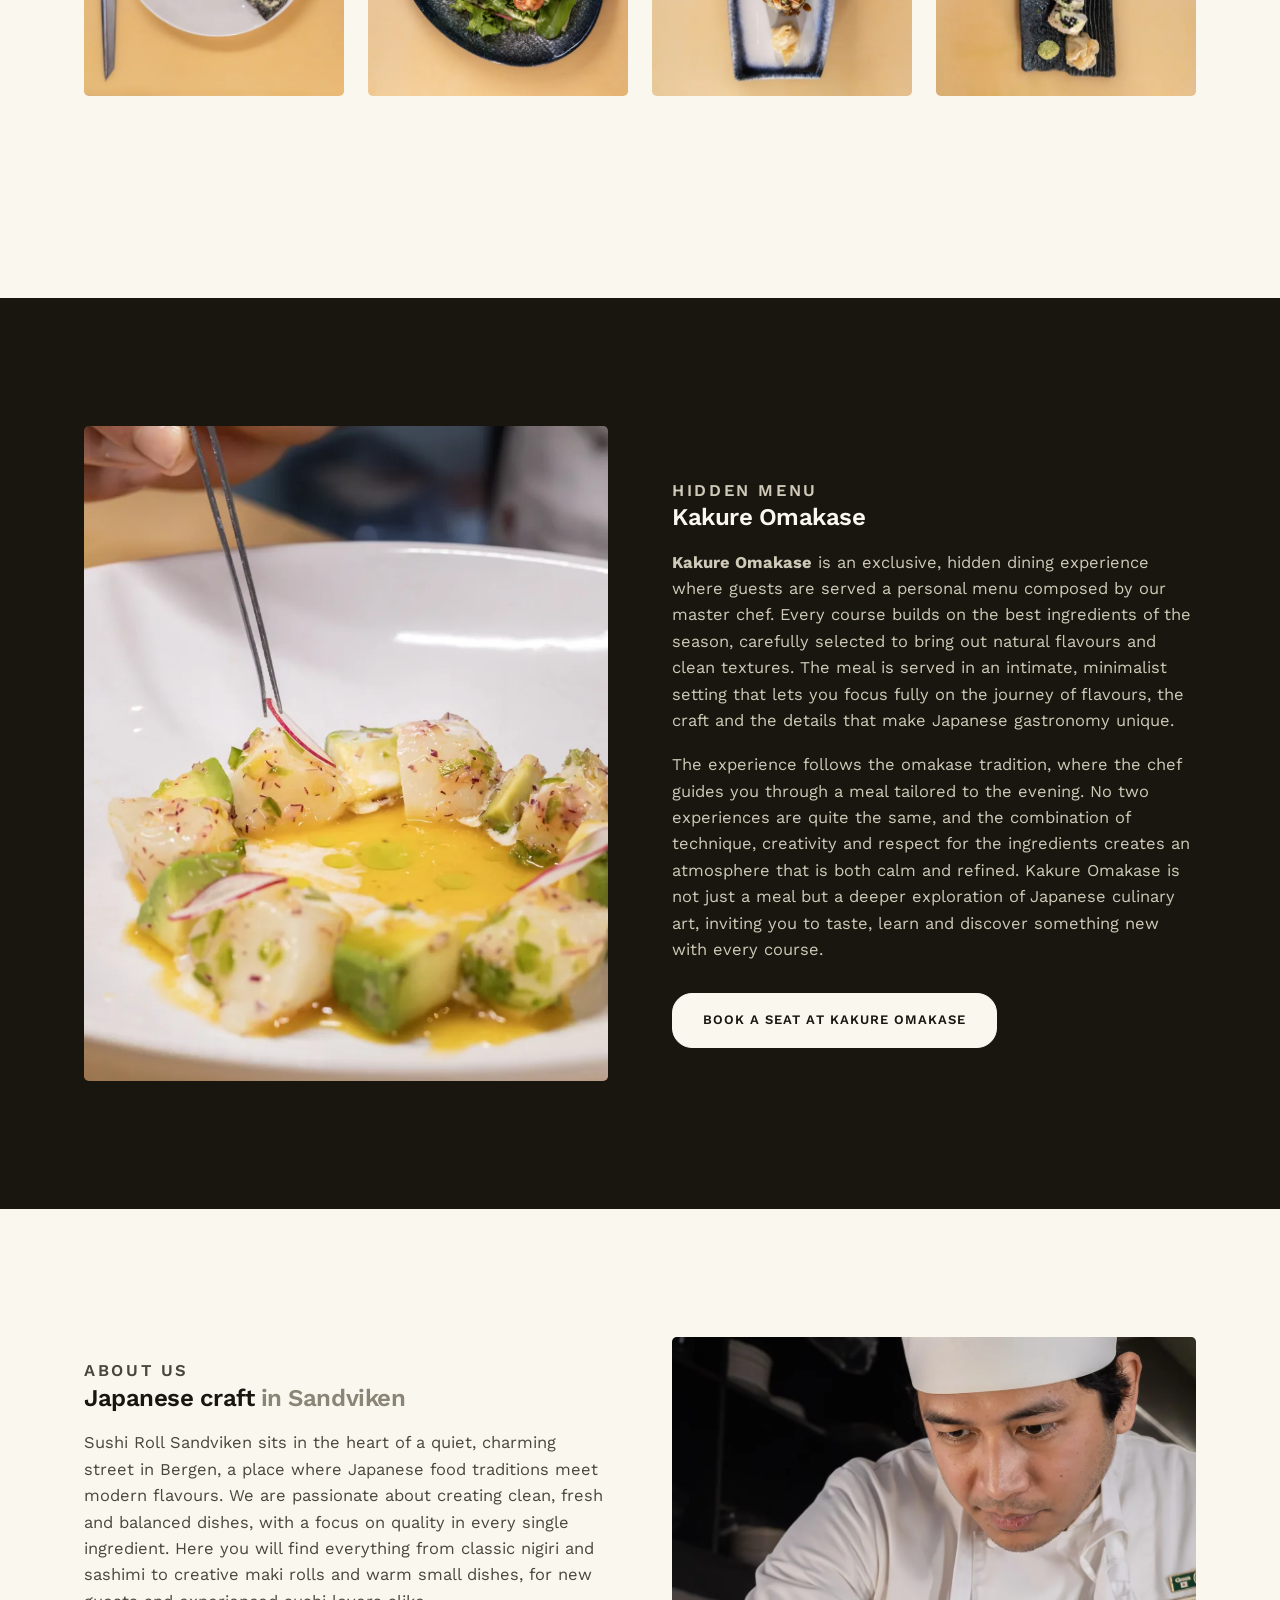
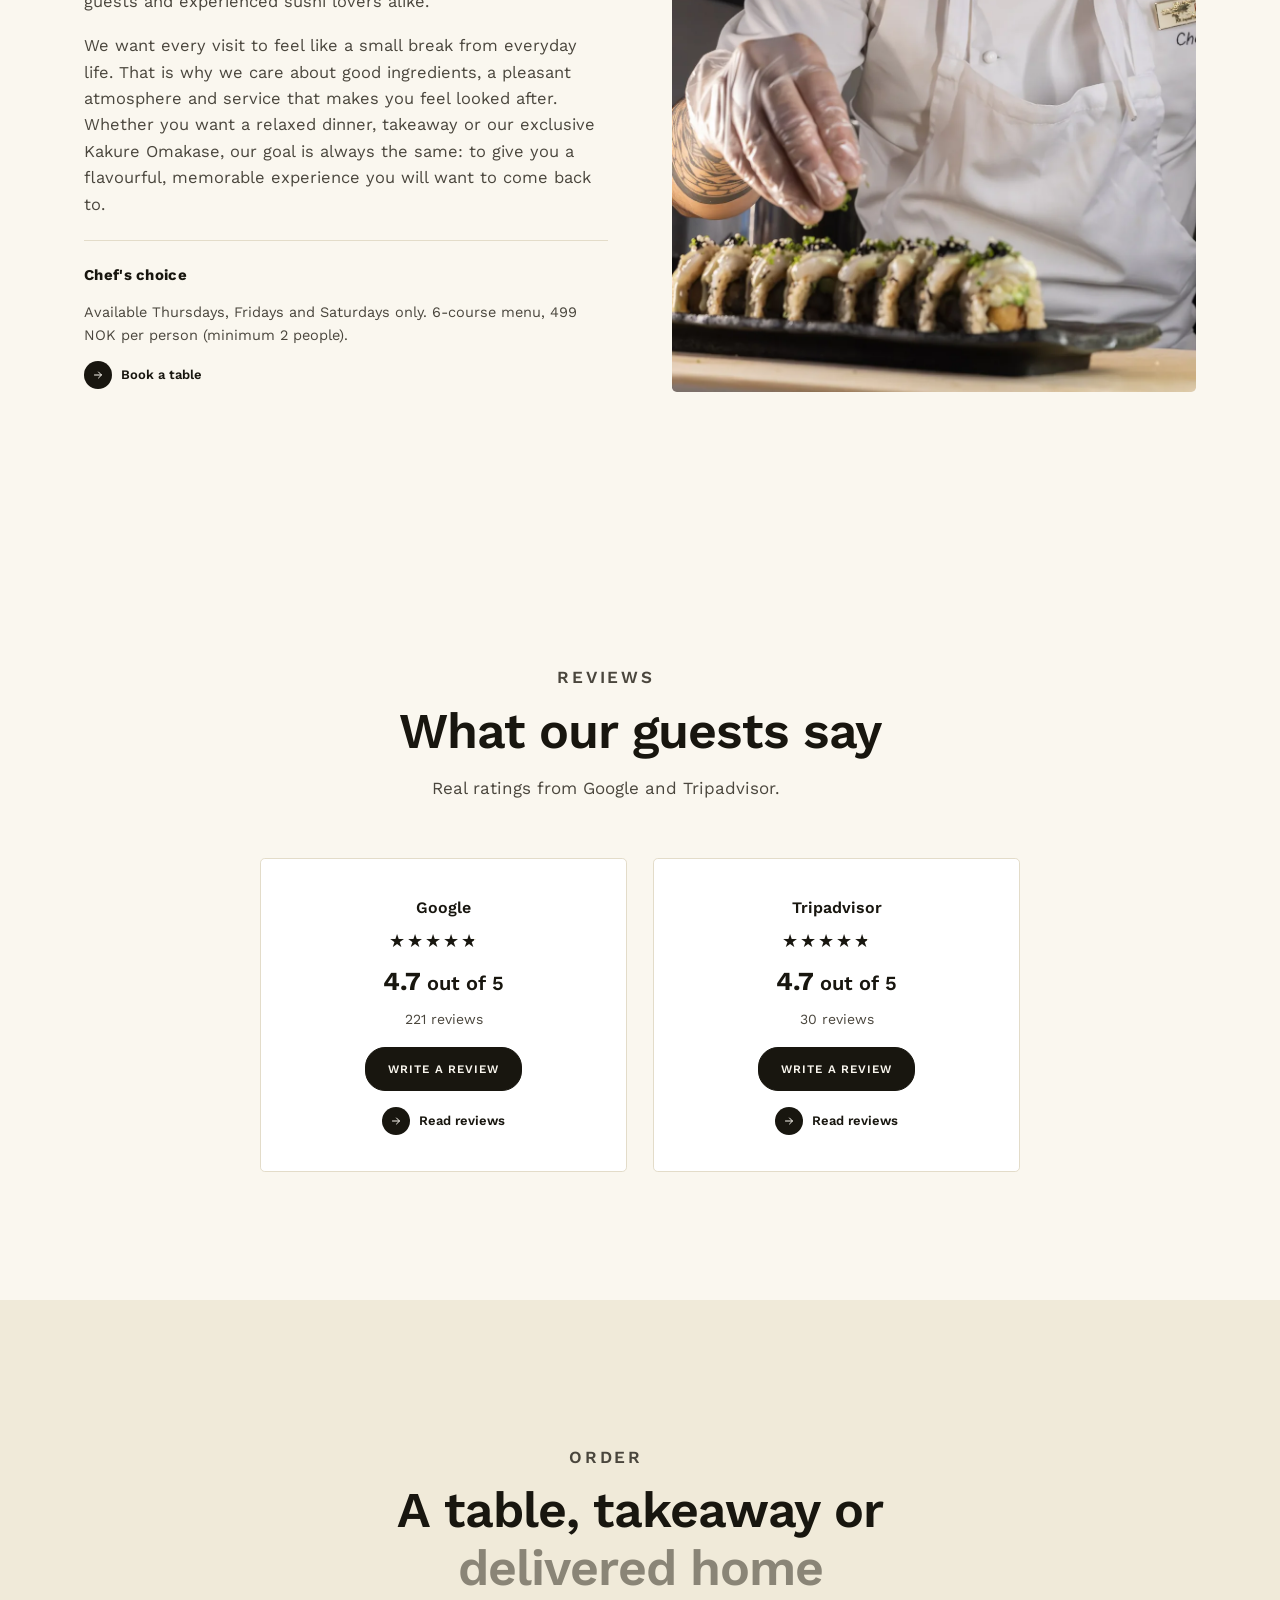
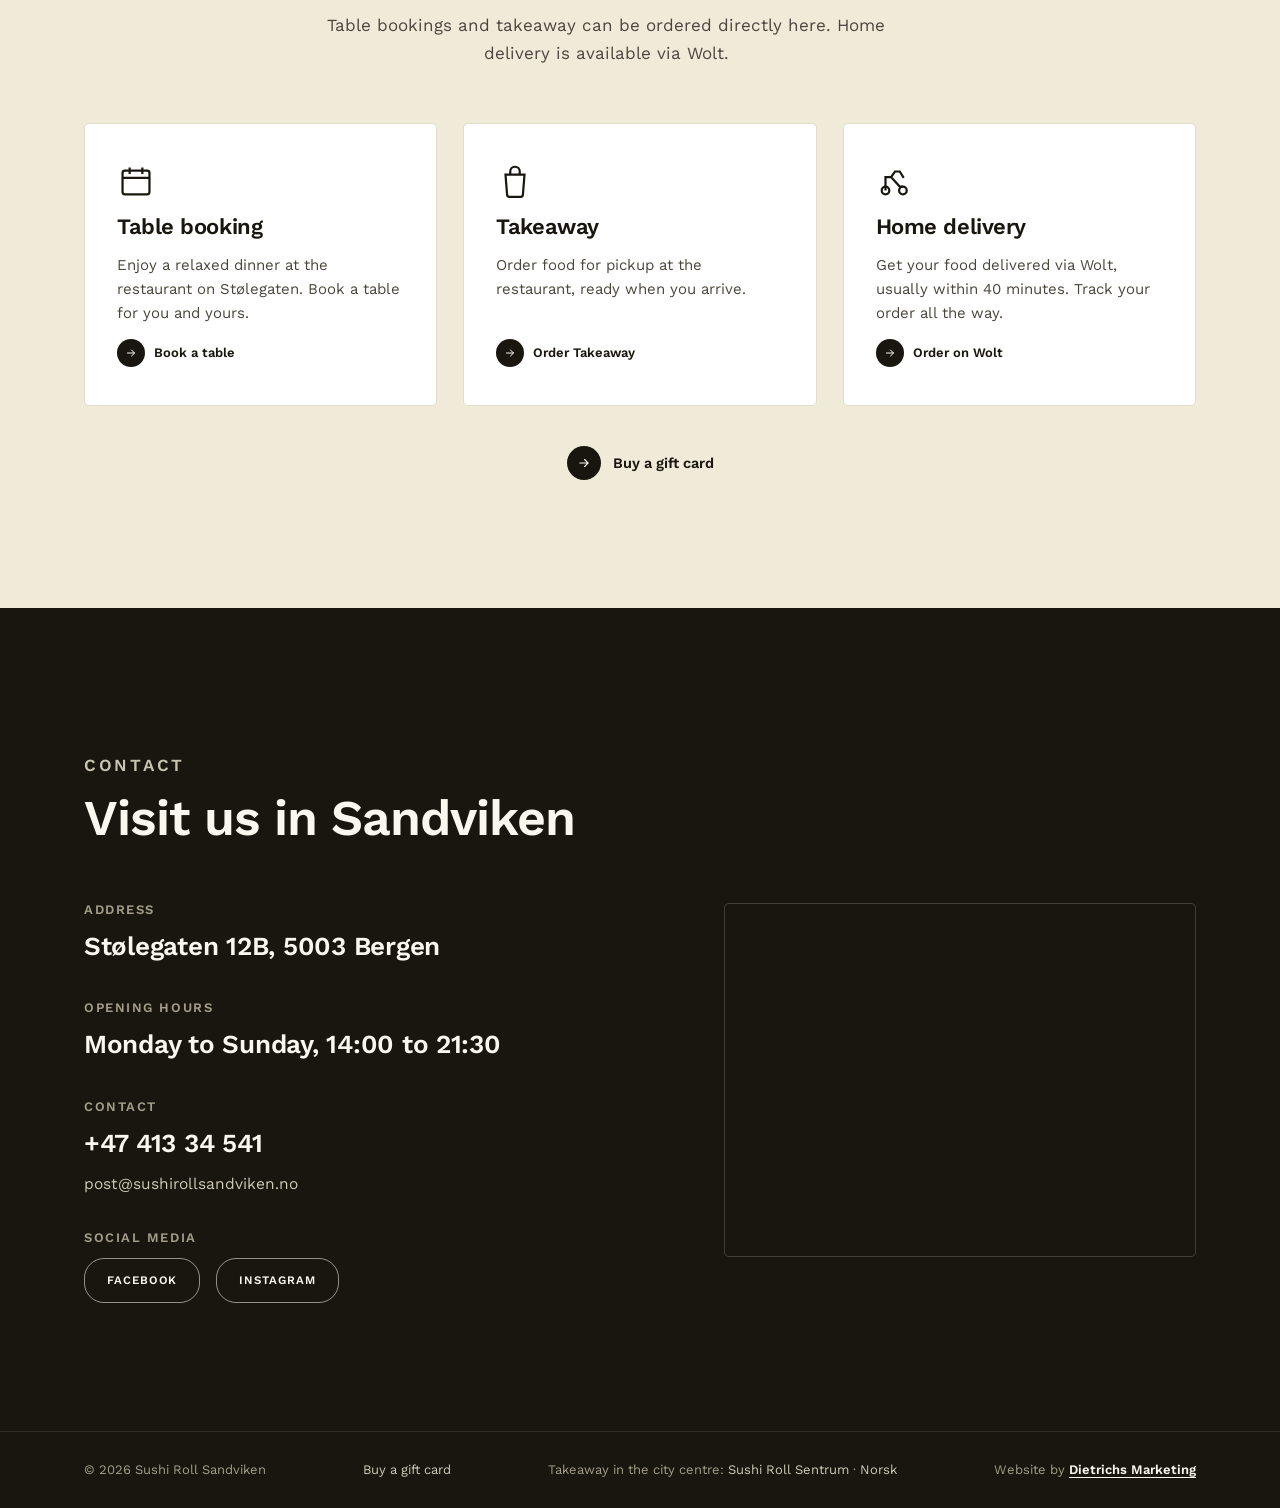
<file: en/index.html>
<!DOCTYPE html>
<html lang="en">
<head>
<!-- Google Tag Manager -->
<script>(function(w,d,s,l,i){w[l]=w[l]||[];w[l].push({'gtm.start':
new Date().getTime(),event:'gtm.js'});var f=d.getElementsByTagName(s)[0],
j=d.createElement(s),dl=l!='dataLayer'?'&l='+l:'';j.async=true;j.src=
'https://www.googletagmanager.com/gtm.js?id='+i+dl;f.parentNode.insertBefore(j,f);
})(window,document,'script','dataLayer','GTM-KZ6DRK7J');</script>
<!-- End Google Tag Manager -->
<!-- Google tag (gtag.js) -->
<script async src="https://www.googletagmanager.com/gtag/js?id=GT-PLFJ6S7V"></script>
<script>
  window.dataLayer = window.dataLayer || [];
  function gtag(){dataLayer.push(arguments);}
  gtag('js', new Date());
  gtag('config', 'GT-PLFJ6S7V');
  gtag('config', 'G-S1RWX0VKVZ');
</script>
<meta charset="UTF-8">
<meta name="viewport" content="width=device-width, initial-scale=1">
<title>Sushi Roll Sandviken. Japanese sushi craft in Bergen</title>
<meta name="description" content="Sushi Roll Sandviken is on Stølegaten in Bergen. Fresh sashimi, nigiri and creative maki rolls, Kakure Omakase, table booking, takeaway and home delivery via Wolt.">
<meta name="theme-color" content="#18160f">
<link rel="canonical" href="https://sushirollsandviken.no/en/">
<link rel="alternate" hreflang="nb" href="https://sushirollsandviken.no/">
<link rel="alternate" hreflang="en" href="https://sushirollsandviken.no/en/">
<link rel="alternate" hreflang="x-default" href="https://sushirollsandviken.no/">
<meta property="og:type" content="restaurant">
<meta property="og:title" content="Sushi Roll Sandviken. Japanese sushi craft in Bergen">
<meta property="og:description" content="Sushi Roll Sandviken is on Stølegaten in Bergen. Fresh sashimi, nigiri and creative maki rolls, Kakure Omakase, table booking, takeaway and home delivery via Wolt.">
<meta property="og:image" content="https://sushirollsandviken.no/assets/images/hero-poster.webp">
<meta property="og:url" content="https://sushirollsandviken.no/en/">
<meta property="og:locale" content="en_GB">
<meta property="og:locale:alternate" content="nb_NO">
<meta name="twitter:card" content="summary_large_image">
<link rel="icon" href="../assets/images/favicon.png" type="image/png">
<link rel="preload" as="font" type="font/woff2" href="../assets/fonts/WorkSans-600-latin.woff2" crossorigin>
<link rel="preload" as="font" type="font/woff2" href="../assets/fonts/WorkSans-400-latin.woff2" crossorigin>
<link rel="stylesheet" href="../style.css">
<script type="application/ld+json">
{
  "@context": "https://schema.org",
  "@type": "Restaurant",
  "name": "Sushi Roll Sandviken",
  "image": "https://sushirollsandviken.no/assets/images/hero-poster.webp",
  "url": "https://sushirollsandviken.no/en/",
  "telephone": "+4741334541",
  "email": "post@sushirollsandviken.no",
  "servesCuisine": "Japanese",
  "priceRange": "$$",
  "menu": "https://sushirollsandviken.no/en/menu.html",
  "address": {
    "@type": "PostalAddress",
    "streetAddress": "Stølegaten 12B",
    "postalCode": "5003",
    "addressLocality": "Bergen",
    "addressCountry": "NO"
  },
  "openingHoursSpecification": {
    "@type": "OpeningHoursSpecification",
    "dayOfWeek": ["Monday","Tuesday","Wednesday","Thursday","Friday","Saturday","Sunday"],
    "opens": "14:00",
    "closes": "21:30"
  },
  "sameAs": [
    "https://www.facebook.com/Sushirollsandviken",
    "https://www.instagram.com/sushirollsandviken/",
    "https://www.tripadvisor.com/Restaurant_Review-g190502-d24092539-Reviews-Sushi_Roll_Sandviken-Bergen_Hordaland_Western_Norway.html"
  ]
}
</script>
</head>
<body>
<!-- Google Tag Manager (noscript) -->
<noscript><iframe src="https://www.googletagmanager.com/ns.html?id=GTM-KZ6DRK7J"
height="0" width="0" style="display:none;visibility:hidden"></iframe></noscript>
<!-- End Google Tag Manager (noscript) -->

<div class="scrim" id="scrim"></div>

<header class="site-header" id="siteHeader">
  <div class="container">
    <a href="./" class="brand" aria-label="Sushi Roll Sandviken, home">
      <img src="../assets/images/logo.webp" alt="Sushi Roll Sandviken" width="150" height="148">
    </a>
    <div class="nav-pill">
      <nav class="main-nav" aria-label="Main menu">
        <a href="menu.html">Menu</a>
        <a href="#kakure">Kakure Omakase</a>
        <a href="#about">About</a>
        <a href="#reviews">Reviews</a>
        <a href="#contact">Contact</a>
        <a href="../" lang="nb" hreflang="nb">NO</a>
      </nav>
      <div class="header-social">
        <a href="https://www.facebook.com/Sushirollsandviken" target="_blank" rel="noopener" aria-label="Sushi Roll Sandviken on Facebook">
          <svg viewBox="0 0 24 24" fill="none" stroke="currentColor" stroke-width="1.6"><path d="M15 8.5h-2c-.55 0-1 .45-1 1V12h3l-.4 3h-2.6v7h-3v-7H7v-3h2v-2.2C9 7.9 10.6 6 13.2 6H15v2.5Z"/></svg>
        </a>
        <a href="https://www.instagram.com/sushirollsandviken/" target="_blank" rel="noopener" aria-label="Sushi Roll Sandviken on Instagram">
          <svg viewBox="0 0 24 24" fill="none" stroke="currentColor" stroke-width="1.6"><rect x="3.5" y="3.5" width="17" height="17" rx="4.5"/><circle cx="12" cy="12" r="4"/><circle cx="17.2" cy="6.8" r="1"/></svg>
        </a>
      </div>
      <a class="btn btn--sm nav-cta" href="https://booking.gastroplanner.no/sushi-roll-sandviken/t" target="_blank" rel="noopener" data-event="sushi-table-booking">Book a table</a>
    </div>
  </div>
</header>

<nav class="mobile-tabbar" aria-label="Quick actions" id="mobileTabbar">
  <a class="mobile-tabbar-item is-primary" href="https://booking.gastroplanner.no/sushi-roll-sandviken/t" target="_blank" rel="noopener" data-event="sushi-table-booking">
    <svg viewBox="0 0 24 24" fill="none" stroke="currentColor" stroke-width="1.4"><rect x="3.5" y="5.5" width="17" height="15" rx="1.5"/><path d="M3.5 10h17M8 3.5v4M16 3.5v4"/></svg>
    <span>Book</span>
  </a>
  <button type="button" class="mobile-tabbar-item" id="tabbarOrderTrigger" aria-haspopup="true" aria-expanded="false" aria-controls="tabbarOrderMenu">
    <svg viewBox="0 0 24 24" fill="none" stroke="currentColor" stroke-width="1.4"><path d="M6 8h12l-1 12.5a1.5 1.5 0 0 1-1.5 1.5h-7a1.5 1.5 0 0 1-1.5-1.5L6 8Z"/><path d="M9 8V6a3 3 0 0 1 6 0v2"/></svg>
    <span>Order</span>
  </button>
  <button class="mobile-tabbar-item" id="hamburgerBtn" aria-label="Open menu" aria-expanded="false" aria-controls="mobileMenu">
    <svg viewBox="0 0 24 24" fill="none" stroke="currentColor" stroke-width="2" stroke-linecap="round"><path d="M4 7h16M4 12h16M4 17h16"/></svg>
    <span>Menu</span>
  </button>
  <div class="tabbar-order-menu" id="tabbarOrderMenu">
    <a href="https://wolt.com/en/nor/bergen/restaurant/sushi-roll-sandviken" target="_blank" rel="noopener">Delivery</a>
    <a href="https://order.gastroplanner.no/s/ZCVRJ" target="_blank" rel="noopener">Takeaway</a>
  </div>
</nav>

<div class="mobile-menu" id="mobileMenu">
  <div class="mobile-menu-top">
    <button class="mobile-close" id="mobileCloseBtn" aria-label="Close menu">
      <svg viewBox="0 0 24 24" fill="none" stroke="currentColor" stroke-width="1.8" width="18" height="18"><path d="M5 5l14 14M19 5 5 19"/></svg>
    </button>
  </div>
  <nav aria-label="Mobile menu">
    <a href="menu.html">Menu</a>
    <a href="#kakure">Kakure Omakase</a>
    <a href="#about">About</a>
    <a href="#reviews">Reviews</a>
    <a href="#contact">Contact</a>
    <a href="../" lang="nb" hreflang="nb">Norsk</a>
  </nav>
  <div class="btn-row">
    <a class="btn btn--on-dark" href="https://booking.gastroplanner.no/sushi-roll-sandviken/t" target="_blank" rel="noopener" data-event="sushi-table-booking">Book a table</a>
    <a class="btn btn--ghost-on-dark" href="https://order.gastroplanner.no/s/ZCVRJ" target="_blank" rel="noopener">Order Takeaway</a>
    <a class="btn btn--ghost-on-dark" href="https://wolt.com/en/nor/bergen/restaurant/sushi-roll-sandviken" target="_blank" rel="noopener">Order on Wolt</a>
    <a class="btn btn--ghost-on-dark" href="https://givn.no/shop/sushi-roll" target="_blank" rel="noopener">Buy a gift card</a>
  </div>
  <div class="mobile-social">
    <a href="https://www.facebook.com/Sushirollsandviken" target="_blank" rel="noopener" aria-label="Facebook">
      <svg viewBox="0 0 24 24" fill="none" stroke="currentColor" stroke-width="1.6"><path d="M15 8.5h-2c-.55 0-1 .45-1 1V12h3l-.4 3h-2.6v7h-3v-7H7v-3h2v-2.2C9 7.9 10.6 6 13.2 6H15v2.5Z"/></svg>
    </a>
    <a href="https://www.instagram.com/sushirollsandviken/" target="_blank" rel="noopener" aria-label="Instagram">
      <svg viewBox="0 0 24 24" fill="none" stroke="currentColor" stroke-width="1.6"><rect x="3.5" y="3.5" width="17" height="17" rx="4.5"/><circle cx="12" cy="12" r="4"/><circle cx="17.2" cy="6.8" r="1"/></svg>
    </a>
  </div>
</div>

<section class="hero" id="hero">
  <div class="hero-media">
    <video autoplay muted loop playsinline preload="none" poster="../assets/images/hero-poster.webp">
      <source src="../assets/video/hero.mp4" type="video/mp4">
    </video>
  </div>
  <div class="hero-inner container">
    <h1 class="headline" data-muted="2">Japanese sushi craft, in the heart of Sandviken.</h1>
    <p class="hero-lead reveal">Fresh sashimi, nigiri and creative maki rolls on a quiet street. Book a table, order takeaway, or get your food delivered to your door.</p>
    <div class="btn-row reveal">
      <a class="btn btn--on-dark" href="https://booking.gastroplanner.no/sushi-roll-sandviken/t" target="_blank" rel="noopener" data-event="sushi-table-booking">Book a table</a>
      <a class="arrow-link arrow-link--on-dark hero-order-desktop" href="https://order.gastroplanner.no/s/ZCVRJ" target="_blank" rel="noopener">
        <span class="arrow-circle"><svg viewBox="0 0 24 24" fill="none" stroke="currentColor" stroke-width="2" stroke-linecap="round" stroke-linejoin="round"><path d="M5 12h14M13 6l6 6-6 6"/></svg></span>
        Order Takeaway
      </a>
      <a class="arrow-link arrow-link--on-dark hero-order-desktop" href="https://wolt.com/en/nor/bergen/restaurant/sushi-roll-sandviken" target="_blank" rel="noopener">
        <span class="arrow-circle"><svg viewBox="0 0 24 24" fill="none" stroke="currentColor" stroke-width="2" stroke-linecap="round" stroke-linejoin="round"><path d="M5 12h14M13 6l6 6-6 6"/></svg></span>
        Order on Wolt
      </a>
    </div>
  </div>
  <a href="#menu-preview" class="hero-scroll arrow-link arrow-link--on-dark" aria-label="See more">
    <span class="arrow-circle"><svg viewBox="0 0 24 24" fill="none" stroke="currentColor" stroke-width="2" stroke-linecap="round" stroke-linejoin="round"><path d="M12 5v14M6 13l6 6 6-6"/></svg></span>
  </a>
</section>

<section class="section" id="menu-preview">
  <div class="container">
    <div class="section-head">
      <p class="eyebrow reveal">The menu</p>
      <h2 class="headline" data-muted="2">From spicy edamame to flambéed nigiri</h2>
      <p class="reveal">Small dishes, poke bowls, signature sashimi, nigiri, futo and special rolls, sets to share and a small dessert to finish. See the full menu with prices and allergens.</p>
    </div>
    <div class="dish-grid">
      <div class="dish-card reveal"><img src="../assets/images/dish-01.webp" alt="Dishes prepared at Sushi Roll Sandviken" loading="lazy" width="528" height="705"></div>
      <div class="dish-card reveal"><img src="../assets/images/dish-02.webp" alt="Dishes prepared at Sushi Roll Sandviken" loading="lazy" width="529" height="705"></div>
      <div class="dish-card reveal"><img src="../assets/images/dish-03.webp" alt="Sushi rolls at Sushi Roll Sandviken" loading="lazy" width="529" height="705"></div>
      <div class="dish-card reveal"><img src="../assets/images/dish-04.webp" alt="Sushi rolls at Sushi Roll Sandviken" loading="lazy" width="529" height="705"></div>
    </div>
    <div class="menu-cta reveal">
      <a class="arrow-link" href="menu.html">
        <span class="arrow-circle"><svg viewBox="0 0 24 24" fill="none" stroke="currentColor" stroke-width="2" stroke-linecap="round" stroke-linejoin="round"><path d="M5 12h14M13 6l6 6-6 6"/></svg></span>
        See the full menu
      </a>
    </div>
  </div>
</section>

<section class="section section--ink" id="kakure">
  <div class="container">
    <div class="split">
      <div class="split-media reveal"><img src="../assets/images/kakure.webp" alt="Dish from Kakure Omakase at Sushi Roll Sandviken" loading="lazy" width="773" height="1030"></div>
      <div class="split-copy reveal">
        <p class="eyebrow">Hidden menu</p>
        <h2 class="headline">Kakure Omakase</h2>
        <p><strong>Kakure Omakase</strong> is an exclusive, hidden dining experience where guests are served a personal menu composed by our master chef. Every course builds on the best ingredients of the season, carefully selected to bring out natural flavours and clean textures. The meal is served in an intimate, minimalist setting that lets you focus fully on the journey of flavours, the craft and the details that make Japanese gastronomy unique.</p>
        <p>The experience follows the omakase tradition, where the chef guides you through a meal tailored to the evening. No two experiences are quite the same, and the combination of technique, creativity and respect for the ingredients creates an atmosphere that is both calm and refined. Kakure Omakase is not just a meal but a deeper exploration of Japanese culinary art, inviting you to taste, learn and discover something new with every course.</p>
        <div class="btn-row">
          <a class="btn btn--on-dark" href="https://booking.gastroplanner.no/kakure_omakse/t" target="_blank" rel="noopener" data-event="kakure-booking">Book a seat at Kakure Omakase</a>
        </div>
      </div>
    </div>
  </div>
</section>

<section class="section" id="about">
  <div class="container">
    <div class="split reverse">
      <div class="split-media reveal"><img src="../assets/images/about.webp" alt="Chef at Sushi Roll Sandviken plating a roll" loading="lazy" width="1100" height="1467"></div>
      <div class="split-copy reveal">
        <p class="eyebrow">About us</p>
        <h2 class="headline" data-muted="2">Japanese craft in Sandviken</h2>
        <p>Sushi Roll Sandviken sits in the heart of a quiet, charming street in Bergen, a place where Japanese food traditions meet modern flavours. We are passionate about creating clean, fresh and balanced dishes, with a focus on quality in every single ingredient. Here you will find everything from classic nigiri and sashimi to creative maki rolls and warm small dishes, for new guests and experienced sushi lovers alike.</p>
        <p>We want every visit to feel like a small break from everyday life. That is why we care about good ingredients, a pleasant atmosphere and service that makes you feel looked after. Whether you want a relaxed dinner, takeaway or our exclusive Kakure Omakase, our goal is always the same: to give you a flavourful, memorable experience you will want to come back to.</p>
        <div class="chefs-label">
          <strong>Chef's choice</strong>
          <span>Available Thursdays, Fridays and Saturdays only. 6-course menu, 499 NOK per person (minimum 2 people).</span>
          <a class="arrow-link arrow-link--sm" href="https://booking.gastroplanner.no/sushi-roll-sandviken/t" target="_blank" rel="noopener" data-event="sushi-table-booking">
            <span class="arrow-circle"><svg viewBox="0 0 24 24" fill="none" stroke="currentColor" stroke-width="2" stroke-linecap="round" stroke-linejoin="round"><path d="M5 12h14M13 6l6 6-6 6"/></svg></span>
            Book a table
          </a>
        </div>
      </div>
    </div>
  </div>
</section>

<section class="section" id="reviews">
  <div class="container">
    <div class="section-head center">
      <p class="eyebrow reveal">Reviews</p>
      <h2 class="headline">What our guests say</h2>
      <p class="reveal">Real ratings from Google and Tripadvisor.</p>
    </div>
    <div class="review-grid">
      <div class="review-card reveal">
        <div class="review-top">
          <span class="review-platform">Google</span>
          <svg class="stars" viewBox="0 0 110 20" aria-hidden="true">
            <defs><linearGradient id="fill-google"><stop offset="94%" stop-color="var(--ink)"/><stop offset="94%" stop-color="var(--line-strong)"/></linearGradient></defs>
            <text x="0" y="16" font-size="18" letter-spacing="2" fill="url(#fill-google)">★★★★★</text>
          </svg>
        </div>
        <p class="review-score"><strong>4.7</strong> out of 5</p>
        <p class="review-count">221 reviews</p>
        <div class="btn-row">
          <a class="btn btn--sm" href="https://www.google.com/maps?cid=10781024246180752057&#38;hl=en" target="_blank" rel="noopener">Write a review</a>
          <a class="arrow-link arrow-link--sm" href="https://www.google.com/maps?cid=10781024246180752057&#38;hl=en" target="_blank" rel="noopener">
            <span class="arrow-circle"><svg viewBox="0 0 24 24" fill="none" stroke="currentColor" stroke-width="2" stroke-linecap="round" stroke-linejoin="round"><path d="M5 12h14M13 6l6 6-6 6"/></svg></span>
            Read reviews
          </a>
        </div>
      </div>
      <div class="review-card reveal">
        <div class="review-top">
          <span class="review-platform">Tripadvisor</span>
          <svg class="stars" viewBox="0 0 110 20" aria-hidden="true">
            <defs><linearGradient id="fill-trip"><stop offset="94%" stop-color="var(--ink)"/><stop offset="94%" stop-color="var(--line-strong)"/></linearGradient></defs>
            <text x="0" y="16" font-size="18" letter-spacing="2" fill="url(#fill-trip)">★★★★★</text>
          </svg>
        </div>
        <p class="review-score"><strong>4.7</strong> out of 5</p>
        <p class="review-count">30 reviews</p>
        <div class="btn-row">
          <a class="btn btn--sm" href="https://www.tripadvisor.com/Restaurant_Review-g190502-d24092539-Reviews-Sushi_Roll_Sandviken-Bergen_Hordaland_Western_Norway.html" target="_blank" rel="noopener">Write a review</a>
          <a class="arrow-link arrow-link--sm" href="https://www.tripadvisor.com/Restaurant_Review-g190502-d24092539-Reviews-Sushi_Roll_Sandviken-Bergen_Hordaland_Western_Norway.html" target="_blank" rel="noopener">
            <span class="arrow-circle"><svg viewBox="0 0 24 24" fill="none" stroke="currentColor" stroke-width="2" stroke-linecap="round" stroke-linejoin="round"><path d="M5 12h14M13 6l6 6-6 6"/></svg></span>
            Read reviews
          </a>
        </div>
      </div>
    </div>
  </div>
</section>

<section class="section section--alt" id="order">
  <div class="container">
    <div class="section-head center">
      <p class="eyebrow reveal">Order</p>
      <h2 class="headline" data-muted="2">A table, takeaway or delivered home</h2>
      <p class="reveal">Table bookings and takeaway can be ordered directly here. Home delivery is available via Wolt.</p>
    </div>
    <div class="action-grid">
      <div class="action-card reveal">
        <svg class="icon" viewBox="0 0 24 24" fill="none" stroke="currentColor" stroke-width="1.4"><rect x="3.5" y="5.5" width="17" height="15" rx="1.5"/><path d="M3.5 10h17M8 3.5v4M16 3.5v4"/></svg>
        <h3>Table booking</h3>
        <p>Enjoy a relaxed dinner at the restaurant on Stølegaten. Book a table for you and yours.</p>
        <a class="arrow-link arrow-link--sm" href="https://booking.gastroplanner.no/sushi-roll-sandviken/t" target="_blank" rel="noopener" data-event="sushi-table-booking">
          <span class="arrow-circle"><svg viewBox="0 0 24 24" fill="none" stroke="currentColor" stroke-width="2" stroke-linecap="round" stroke-linejoin="round"><path d="M5 12h14M13 6l6 6-6 6"/></svg></span>
          Book a table
        </a>
      </div>
      <div class="action-card reveal">
        <svg class="icon" viewBox="0 0 24 24" fill="none" stroke="currentColor" stroke-width="1.4"><path d="M6 8h12l-1 12.5a1.5 1.5 0 0 1-1.5 1.5h-7a1.5 1.5 0 0 1-1.5-1.5L6 8Z"/><path d="M9 8V6a3 3 0 0 1 6 0v2"/></svg>
        <h3>Takeaway</h3>
        <p>Order food for pickup at the restaurant, ready when you arrive.</p>
        <a class="arrow-link arrow-link--sm" href="https://order.gastroplanner.no/s/ZCVRJ" target="_blank" rel="noopener">
          <span class="arrow-circle"><svg viewBox="0 0 24 24" fill="none" stroke="currentColor" stroke-width="2" stroke-linecap="round" stroke-linejoin="round"><path d="M5 12h14M13 6l6 6-6 6"/></svg></span>
          Order Takeaway
        </a>
      </div>
      <div class="action-card reveal">
        <svg class="icon" viewBox="0 0 24 24" fill="none" stroke="currentColor" stroke-width="1.4"><circle cx="6" cy="18" r="2.4"/><circle cx="17" cy="18" r="2.4"/><path d="M6 18V9.5h3.5L15 15.5h2M9.5 9.5 12 6h3l2.5 4"/></svg>
        <h3>Home delivery</h3>
        <p>Get your food delivered via Wolt, usually within 40 minutes. Track your order all the way.</p>
        <a class="arrow-link arrow-link--sm" href="https://wolt.com/en/nor/bergen/restaurant/sushi-roll-sandviken" target="_blank" rel="noopener">
          <span class="arrow-circle"><svg viewBox="0 0 24 24" fill="none" stroke="currentColor" stroke-width="2" stroke-linecap="round" stroke-linejoin="round"><path d="M5 12h14M13 6l6 6-6 6"/></svg></span>
          Order on Wolt
        </a>
      </div>
    </div>
    <div class="menu-cta reveal" style="margin-top:40px">
      <a class="arrow-link" href="https://givn.no/shop/sushi-roll" target="_blank" rel="noopener">
        <span class="arrow-circle"><svg viewBox="0 0 24 24" fill="none" stroke="currentColor" stroke-width="2" stroke-linecap="round" stroke-linejoin="round"><path d="M5 12h14M13 6l6 6-6 6"/></svg></span>
        Buy a gift card
      </a>
    </div>
  </div>
</section>

<section class="section section--ink" id="contact">
  <div class="container">
    <div class="section-head">
      <p class="eyebrow">Contact</p>
      <h2 class="headline">Visit us in Sandviken</h2>
    </div>
    <div class="contact-grid">
      <div>
        <div class="contact-block reveal">
          <h3>Address</h3>
          <a class="big" href="https://www.google.com/maps/search/?api=1&#38;query=St%C3%B8legaten+12B%2C+5003+Bergen" target="_blank" rel="noopener">Stølegaten 12B, 5003 Bergen</a>
        </div>
        <div class="contact-block reveal">
          <h3>Opening hours</h3>
          <span class="big">Monday to Sunday, 14:00 to 21:30</span>
        </div>
        <div class="contact-block reveal">
          <h3>Contact</h3>
          <a class="big" href="tel:+4741334541">+47 413 34 541</a>
          <a class="sub-link" href="mailto:post@sushirollsandviken.no">post@sushirollsandviken.no</a>
        </div>
        <div class="contact-block reveal">
          <h3>Social media</h3>
          <div class="btn-row" style="margin-top:12px">
            <a class="btn btn--ghost-on-dark btn--sm" href="https://www.facebook.com/Sushirollsandviken" target="_blank" rel="noopener">Facebook</a>
            <a class="btn btn--ghost-on-dark btn--sm" href="https://www.instagram.com/sushirollsandviken/" target="_blank" rel="noopener">Instagram</a>
          </div>
        </div>
      </div>
      <div class="map-embed reveal">
        <iframe src="https://www.google.com/maps?q=St%C3%B8legaten+12B,+5003+Bergen&#38;output=embed&#38;hl=en" loading="lazy" referrerpolicy="no-referrer-when-downgrade" title="Map to Sushi Roll Sandviken"></iframe>
      </div>
    </div>
  </div>
</section>

<footer class="site-footer">
  <div class="container">
    <p>© <span id="year"></span> Sushi Roll Sandviken</p>
    <p><a href="https://givn.no/shop/sushi-roll" target="_blank" rel="noopener">Buy a gift card</a></p>
    <p>Takeaway in the city centre: <a href="https://sushiroll.no/en/" target="_blank" rel="noopener">Sushi Roll Sentrum</a> · <a href="../" lang="nb" hreflang="nb">Norsk</a></p>
    <p>Website by <a href="https://dmarketing.no" target="_blank" rel="noopener">Dietrichs Marketing</a></p>
  </div>
</footer>

<script src="../app.js"></script>
</body>
</html>
</file>
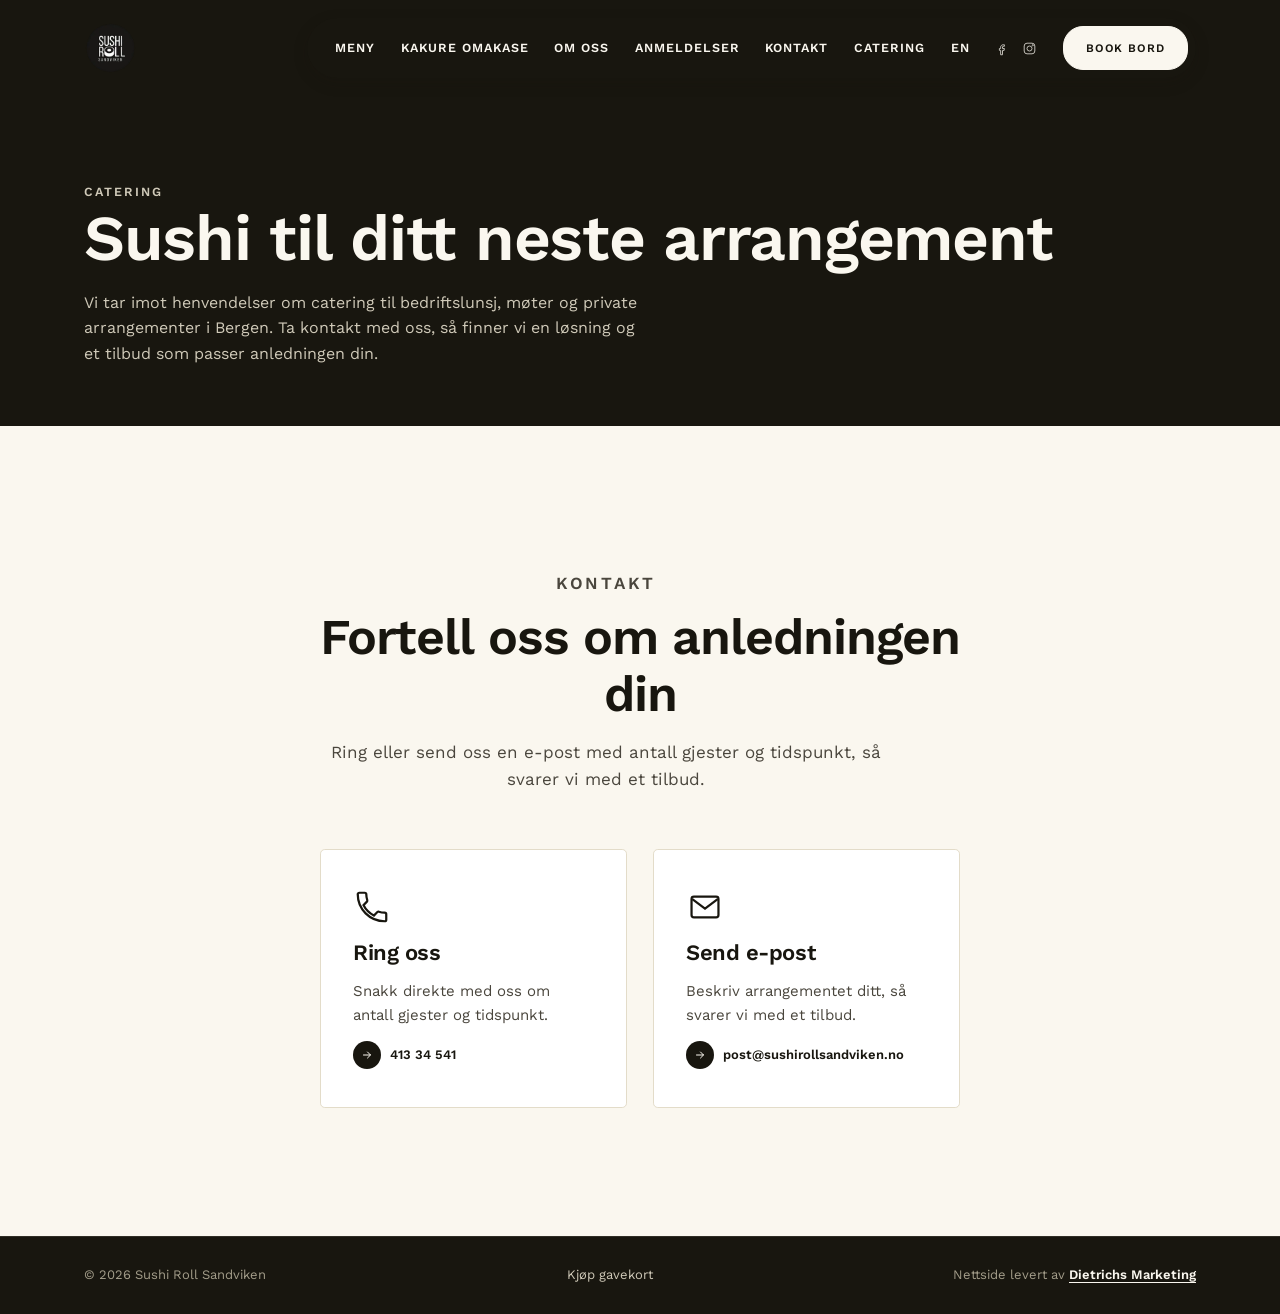
<file: catering.html>
<!DOCTYPE html>
<html lang="nb">
<head>
<!-- Google Tag Manager -->
<script>(function(w,d,s,l,i){w[l]=w[l]||[];w[l].push({'gtm.start':
new Date().getTime(),event:'gtm.js'});var f=d.getElementsByTagName(s)[0],
j=d.createElement(s),dl=l!='dataLayer'?'&l='+l:'';j.async=true;j.src=
'https://www.googletagmanager.com/gtm.js?id='+i+dl;f.parentNode.insertBefore(j,f);
})(window,document,'script','dataLayer','GTM-KZ6DRK7J');</script>
<!-- End Google Tag Manager -->
<!-- Google tag (gtag.js) -->
<script async src="https://www.googletagmanager.com/gtag/js?id=GT-PLFJ6S7V"></script>
<script>
  window.dataLayer = window.dataLayer || [];
  function gtag(){dataLayer.push(arguments);}
  gtag('js', new Date());
  gtag('config', 'GT-PLFJ6S7V');
  gtag('config', 'G-S1RWX0VKVZ');
</script>
<meta charset="UTF-8">
<meta name="viewport" content="width=device-width, initial-scale=1">
<title>Catering. Sushi Roll Sandviken</title>
<meta name="description" content="Sushi Roll Sandviken tar imot henvendelser om catering til bedriftslunsj, møter og private arrangementer i Bergen. Ta kontakt for et tilbud.">
<meta name="theme-color" content="#18160f">
<link rel="canonical" href="https://sushirollsandviken.no/catering.html">
<meta property="og:type" content="website">
<meta property="og:title" content="Catering. Sushi Roll Sandviken">
<meta property="og:description" content="Sushi Roll Sandviken tar imot henvendelser om catering til bedriftslunsj, møter og private arrangementer i Bergen. Ta kontakt for et tilbud.">
<meta property="og:image" content="https://sushirollsandviken.no/assets/images/hero-poster.webp">
<meta property="og:url" content="https://sushirollsandviken.no/catering.html">
<meta property="og:locale" content="nb_NO">
<meta name="twitter:card" content="summary_large_image">
<link rel="icon" href="assets/images/favicon.png" type="image/png">
<link rel="preload" as="font" type="font/woff2" href="assets/fonts/WorkSans-600-latin.woff2" crossorigin>
<link rel="preload" as="font" type="font/woff2" href="assets/fonts/WorkSans-400-latin.woff2" crossorigin>
<link rel="stylesheet" href="style.css">
</head>
<body class="no-hero">
<!-- Google Tag Manager (noscript) -->
<noscript><iframe src="https://www.googletagmanager.com/ns.html?id=GTM-KZ6DRK7J"
height="0" width="0" style="display:none;visibility:hidden"></iframe></noscript>
<!-- End Google Tag Manager (noscript) -->
<!-- SPORING: sett inn GTM noscript-iframe her ved lansering på ekte domene, se SPORING-KILDE.md -->

<div class="scrim" id="scrim"></div>

<header class="site-header" id="siteHeader">
  <div class="container">
    <a href="index.html" class="brand" aria-label="Sushi Roll Sandviken, til forsiden">
      <img src="assets/images/logo.webp" alt="Sushi Roll Sandviken" width="150" height="148">
    </a>
    <div class="nav-pill">
      <nav class="main-nav" aria-label="Hovedmeny">
        <a href="meny.html">Meny</a>
        <a href="index.html#kakure">Kakure Omakase</a>
        <a href="index.html#om">Om oss</a>
        <a href="index.html#anmeldelser">Anmeldelser</a>
        <a href="index.html#kontakt">Kontakt</a>
        <a href="catering.html">Catering</a>
        <a href="en/" lang="en" hreflang="en">EN</a>
      </nav>
      <div class="header-social">
        <a href="https://www.facebook.com/Sushirollsandviken" target="_blank" rel="noopener" aria-label="Sushi Roll Sandviken på Facebook">
          <svg viewBox="0 0 24 24" fill="none" stroke="currentColor" stroke-width="1.6"><path d="M15 8.5h-2c-.55 0-1 .45-1 1V12h3l-.4 3h-2.6v7h-3v-7H7v-3h2v-2.2C9 7.9 10.6 6 13.2 6H15v2.5Z"/></svg>
        </a>
        <a href="https://www.instagram.com/sushirollsandviken/" target="_blank" rel="noopener" aria-label="Sushi Roll Sandviken på Instagram">
          <svg viewBox="0 0 24 24" fill="none" stroke="currentColor" stroke-width="1.6"><rect x="3.5" y="3.5" width="17" height="17" rx="4.5"/><circle cx="12" cy="12" r="4"/><circle cx="17.2" cy="6.8" r="1"/></svg>
        </a>
      </div>
      <a class="btn btn--sm nav-cta" href="https://booking.gastroplanner.no/sushi-roll-sandviken/t" target="_blank" rel="noopener" data-event="sushi-table-booking">Book bord</a>
    </div>
  </div>
</header>

<nav class="mobile-tabbar" aria-label="Hurtighandlinger">
  <a class="mobile-tabbar-item is-primary" href="https://booking.gastroplanner.no/sushi-roll-sandviken/t" target="_blank" rel="noopener" data-event="sushi-table-booking">
    <svg viewBox="0 0 24 24" fill="none" stroke="currentColor" stroke-width="1.4"><rect x="3.5" y="5.5" width="17" height="15" rx="1.5"/><path d="M3.5 10h17M8 3.5v4M16 3.5v4"/></svg>
    <span>Book bord</span>
  </a>
  <a class="mobile-tabbar-item" href="https://order.gastroplanner.no/s/ZCVRJ" target="_blank" rel="noopener">
    <svg viewBox="0 0 24 24" fill="none" stroke="currentColor" stroke-width="1.4"><path d="M6 8h12l-1 12.5a1.5 1.5 0 0 1-1.5 1.5h-7a1.5 1.5 0 0 1-1.5-1.5L6 8Z"/><path d="M9 8V6a3 3 0 0 1 6 0v2"/></svg>
    <span>Bestill</span>
  </a>
  <button class="mobile-tabbar-item" id="hamburgerBtn" aria-label="Åpne meny" aria-expanded="false" aria-controls="mobileMenu">
    <svg viewBox="0 0 24 24" fill="none" stroke="currentColor" stroke-width="2" stroke-linecap="round"><path d="M4 7h16M4 12h16M4 17h16"/></svg>
    <span>Meny</span>
  </button>
</nav>

<div class="mobile-menu" id="mobileMenu">
  <div class="mobile-menu-top">
    <button class="mobile-close" id="mobileCloseBtn" aria-label="Lukk meny">
      <svg viewBox="0 0 24 24" fill="none" stroke="currentColor" stroke-width="1.8" width="18" height="18"><path d="M5 5l14 14M19 5 5 19"/></svg>
    </button>
  </div>
  <nav aria-label="Mobilmeny">
    <a href="meny.html">Meny</a>
    <a href="index.html#kakure">Kakure Omakase</a>
    <a href="index.html#om">Om oss</a>
    <a href="index.html#anmeldelser">Anmeldelser</a>
    <a href="index.html#kontakt">Kontakt</a>
    <a href="catering.html">Catering</a>
    <a href="en/" lang="en" hreflang="en">English</a>
  </nav>
  <div class="btn-row">
    <a class="btn btn--on-dark" href="https://booking.gastroplanner.no/sushi-roll-sandviken/t" target="_blank" rel="noopener" data-event="sushi-table-booking">Book bord</a>
    <a class="btn btn--ghost-on-dark" href="https://order.gastroplanner.no/s/ZCVRJ" target="_blank" rel="noopener">Bestill TakeAway</a>
    <a class="btn btn--ghost-on-dark" href="https://wolt.com/en/nor/bergen/restaurant/sushi-roll-sandviken" target="_blank" rel="noopener">Bestill på Wolt</a>
    <a class="btn btn--ghost-on-dark" href="https://givn.no/shop/sushi-roll" target="_blank" rel="noopener">Kjøp gavekort</a>
  </div>
  <div class="mobile-social">
    <a href="https://www.facebook.com/Sushirollsandviken" target="_blank" rel="noopener" aria-label="Facebook">
      <svg viewBox="0 0 24 24" fill="none" stroke="currentColor" stroke-width="1.6"><path d="M15 8.5h-2c-.55 0-1 .45-1 1V12h3l-.4 3h-2.6v7h-3v-7H7v-3h2v-2.2C9 7.9 10.6 6 13.2 6H15v2.5Z"/></svg>
    </a>
    <a href="https://www.instagram.com/sushirollsandviken/" target="_blank" rel="noopener" aria-label="Instagram">
      <svg viewBox="0 0 24 24" fill="none" stroke="currentColor" stroke-width="1.6"><rect x="3.5" y="3.5" width="17" height="17" rx="4.5"/><circle cx="12" cy="12" r="4"/><circle cx="17.2" cy="6.8" r="1"/></svg>
    </a>
  </div>
</div>

<section class="menu-hero">
  <div class="container">
    <p class="eyebrow">Catering</p>
    <h1 class="headline">Sushi til ditt neste arrangement</h1>
    <p>Vi tar imot henvendelser om catering til bedriftslunsj, møter og private arrangementer i Bergen. Ta kontakt med oss, så finner vi en løsning og et tilbud som passer anledningen din.</p>
  </div>
</section>

<section class="section">
  <div class="container">
    <div class="section-head center">
      <p class="eyebrow reveal">Kontakt</p>
      <h2 class="headline">Fortell oss om anledningen din</h2>
      <p class="reveal">Ring eller send oss en e-post med antall gjester og tidspunkt, så svarer vi med et tilbud.</p>
    </div>
    <div class="action-grid action-grid--2col">
      <div class="action-card reveal">
        <svg class="icon" viewBox="0 0 24 24" fill="none" stroke="currentColor" stroke-width="1.4"><path d="M6.6 10.8c1.4 2.8 3.8 5.2 6.6 6.6l2.2-2.2c.3-.3.7-.4 1-.2 1.1.4 2.3.6 3.6.6.6 0 1 .4 1 1V20c0 .6-.4 1-1 1C10.6 21 3 13.4 3 4c0-.6.4-1 1-1h3.4c.6 0 1 .4 1 1 0 1.3.2 2.5.6 3.6.1.4 0 .8-.2 1L6.6 10.8Z"/></svg>
        <h3>Ring oss</h3>
        <p>Snakk direkte med oss om antall gjester og tidspunkt.</p>
        <a class="arrow-link arrow-link--sm" href="tel:+4741334541">
          <span class="arrow-circle"><svg viewBox="0 0 24 24" fill="none" stroke="currentColor" stroke-width="2" stroke-linecap="round" stroke-linejoin="round"><path d="M5 12h14M13 6l6 6-6 6"/></svg></span>
          413 34 541
        </a>
      </div>
      <div class="action-card reveal">
        <svg class="icon" viewBox="0 0 24 24" fill="none" stroke="currentColor" stroke-width="1.4"><rect x="3.5" y="5.5" width="17" height="13" rx="1.5"/><path d="M4 7l8 6 8-6"/></svg>
        <h3>Send e-post</h3>
        <p>Beskriv arrangementet ditt, så svarer vi med et tilbud.</p>
        <a class="arrow-link arrow-link--sm" href="mailto:post@sushirollsandviken.no">
          <span class="arrow-circle"><svg viewBox="0 0 24 24" fill="none" stroke="currentColor" stroke-width="2" stroke-linecap="round" stroke-linejoin="round"><path d="M5 12h14M13 6l6 6-6 6"/></svg></span>
          post@sushirollsandviken.no
        </a>
      </div>
    </div>
  </div>
</section>

<footer class="site-footer">
  <div class="container">
    <p>© <span id="year"></span> Sushi Roll Sandviken</p>
    <p><a href="https://givn.no/shop/sushi-roll" target="_blank" rel="noopener">Kjøp gavekort</a></p>
    <p>Nettside levert av <a href="https://dmarketing.no" target="_blank" rel="noopener">Dietrichs Marketing</a></p>
  </div>
</footer>

<script src="app.js"></script>
</body>
</html>
</file>
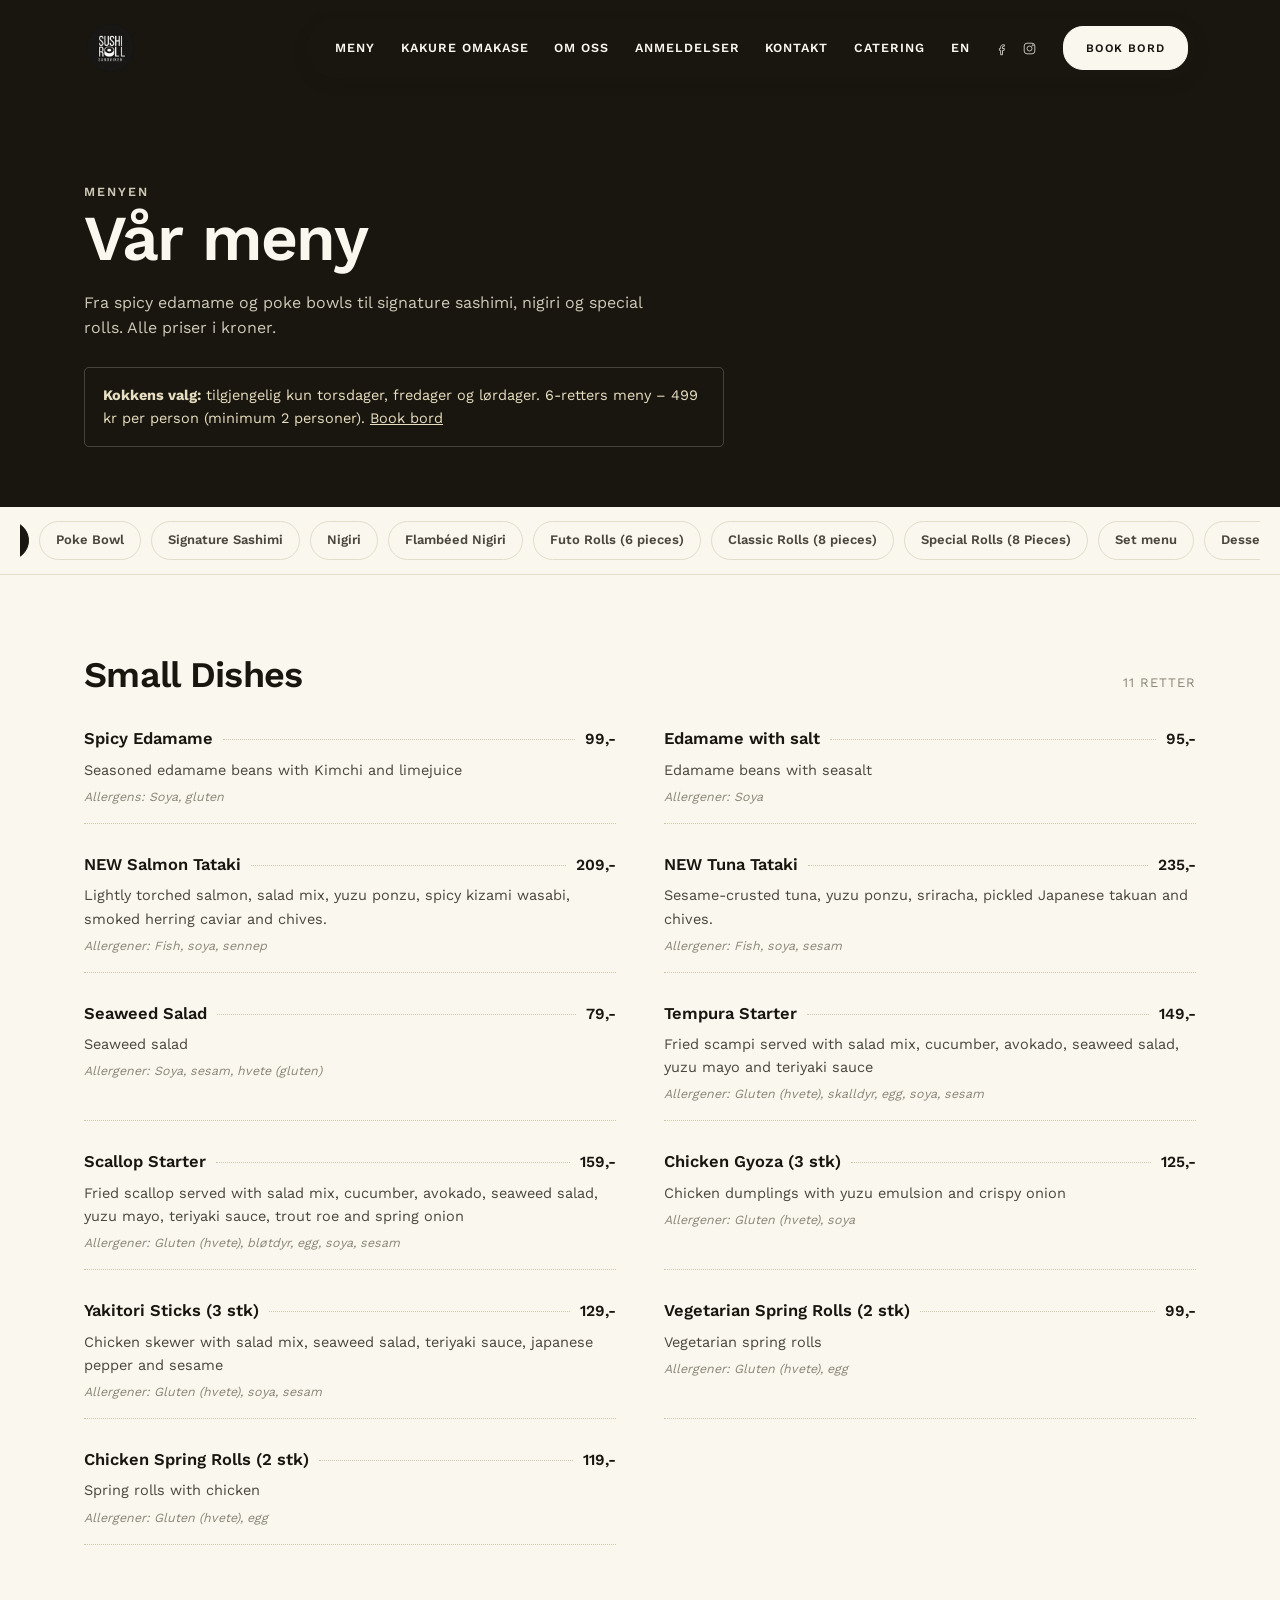
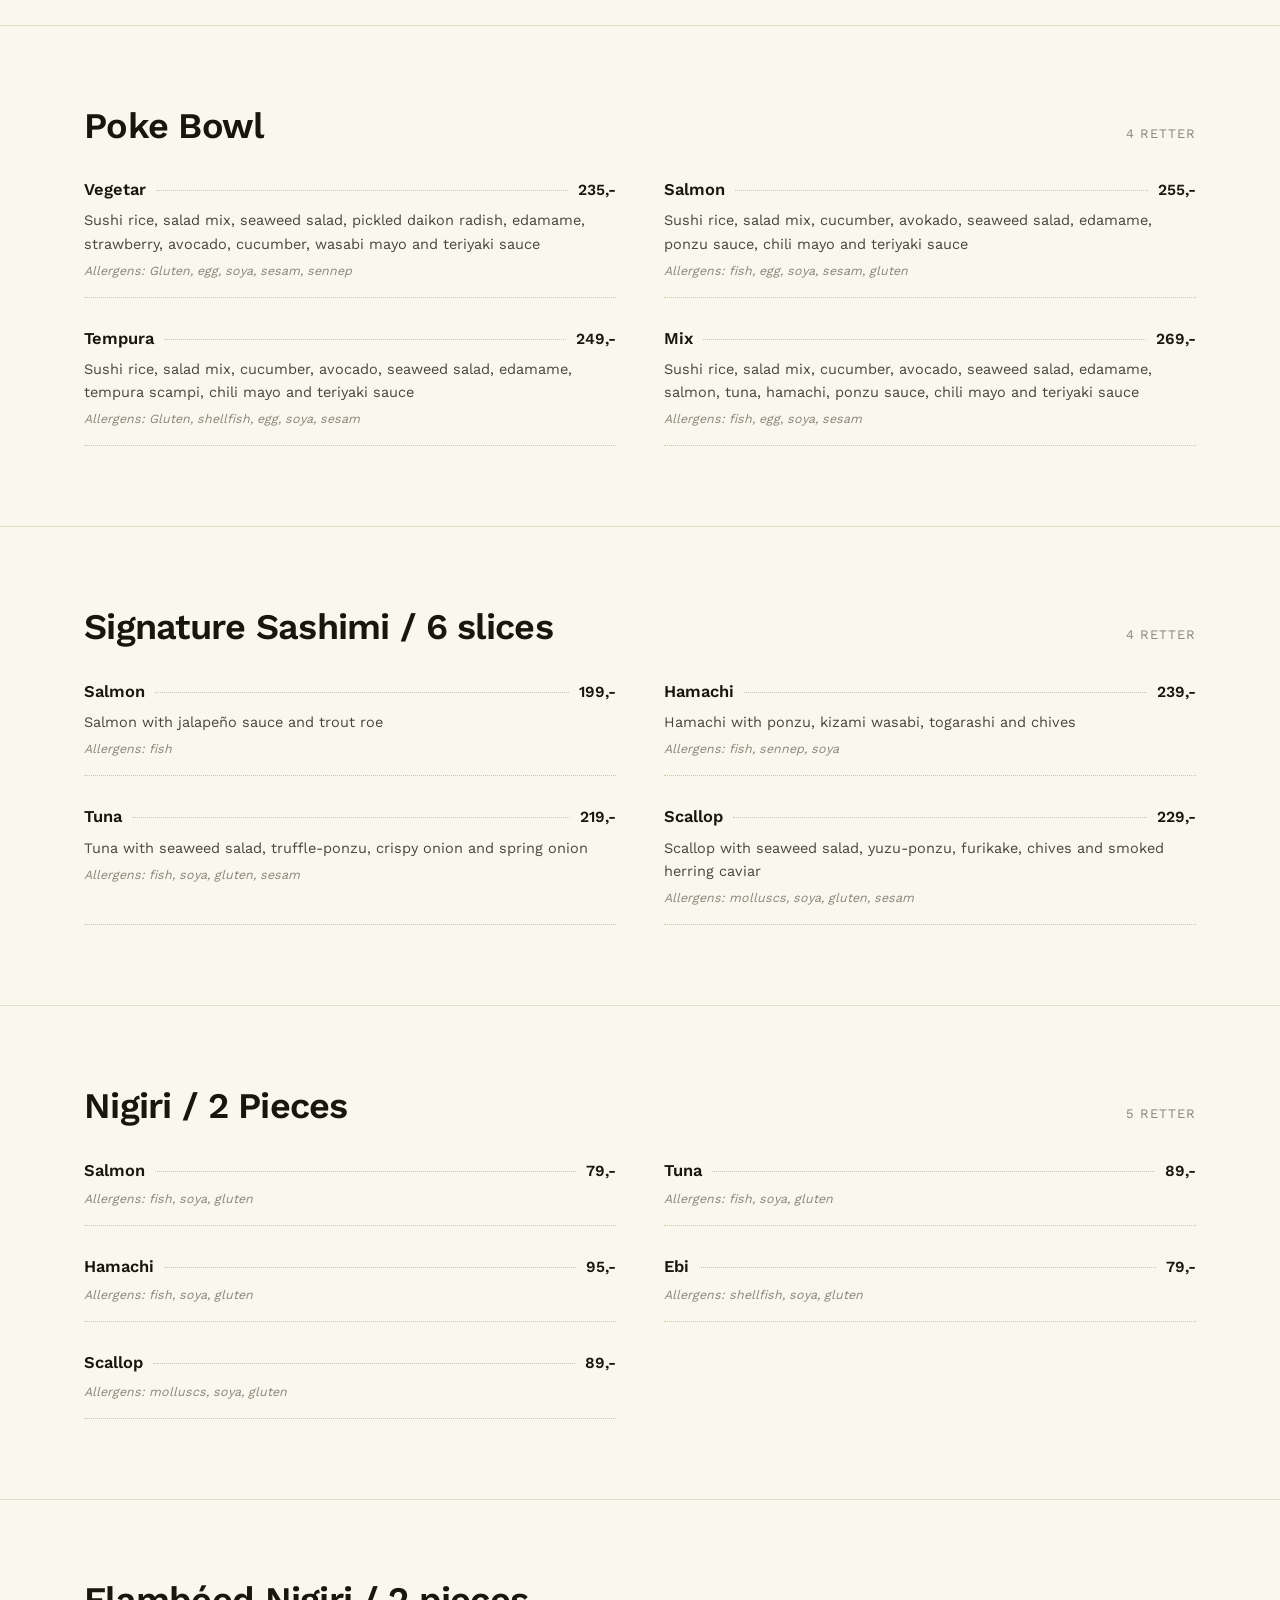
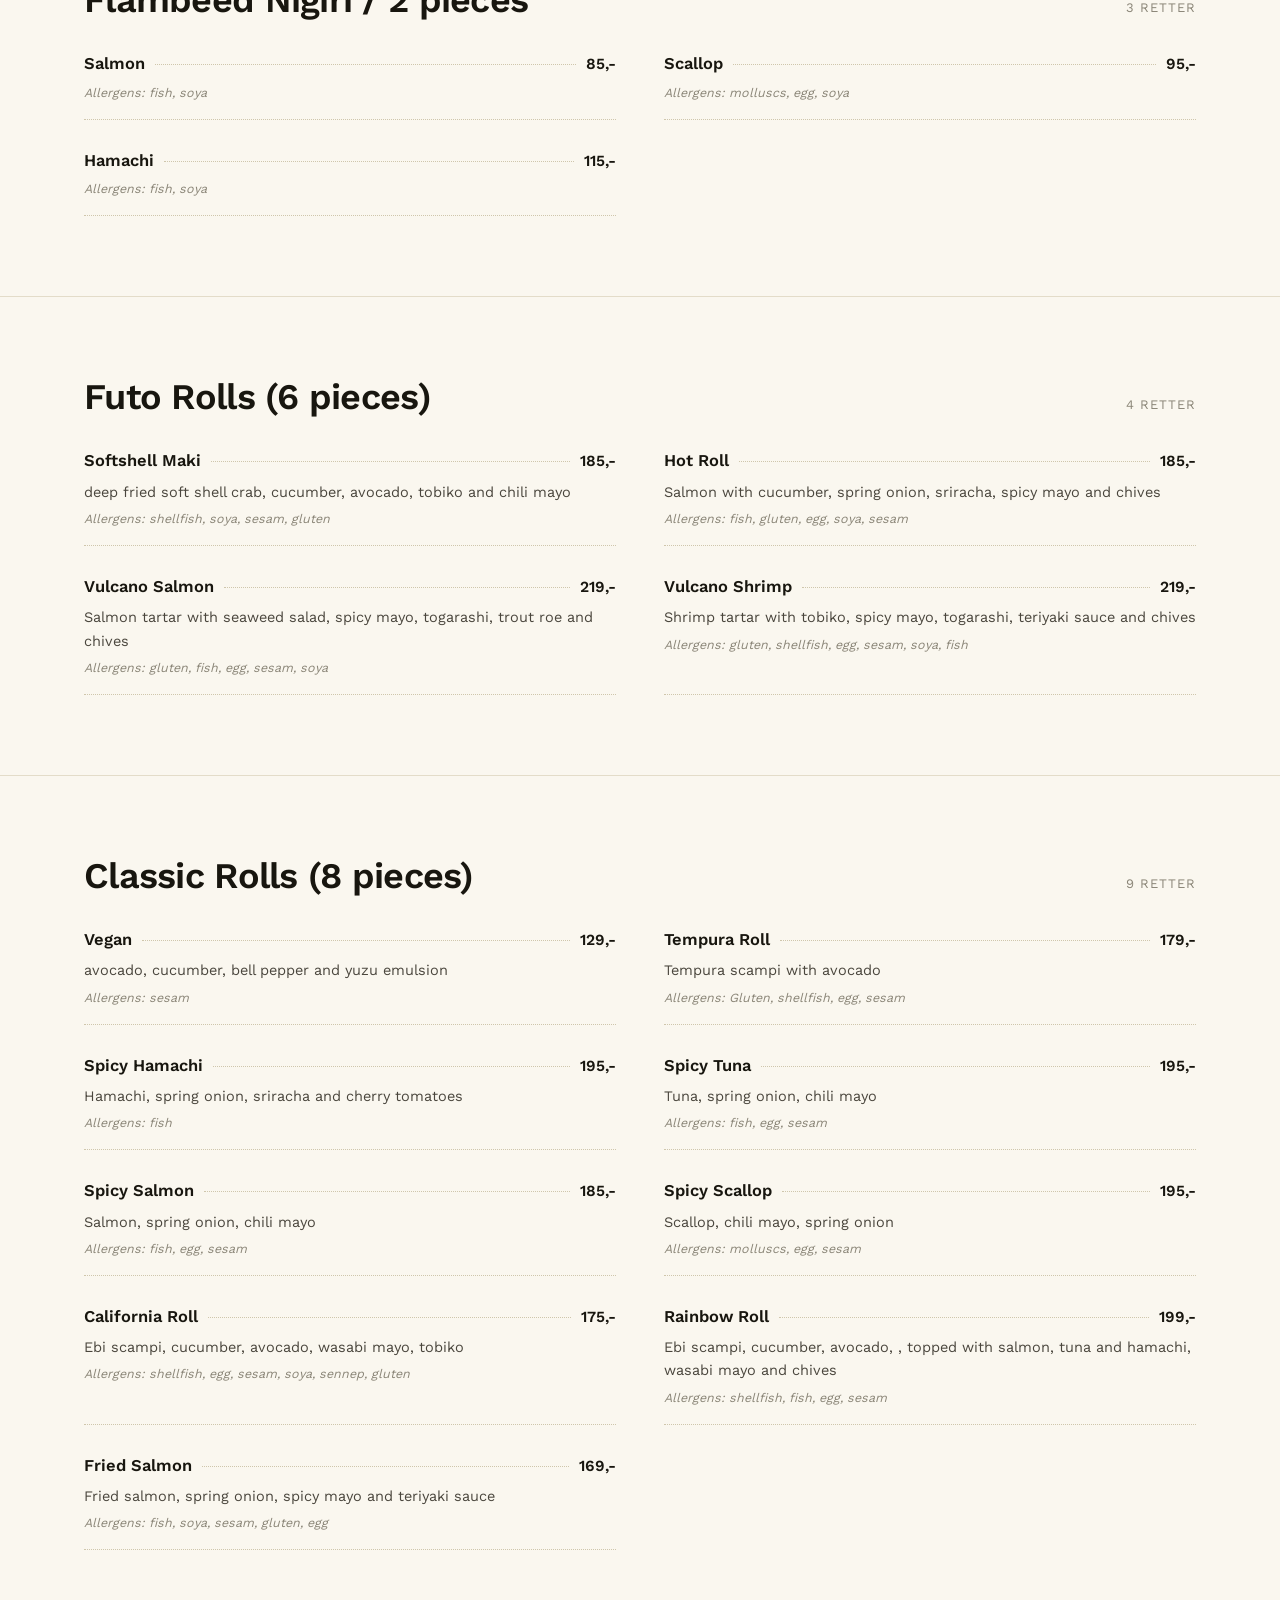
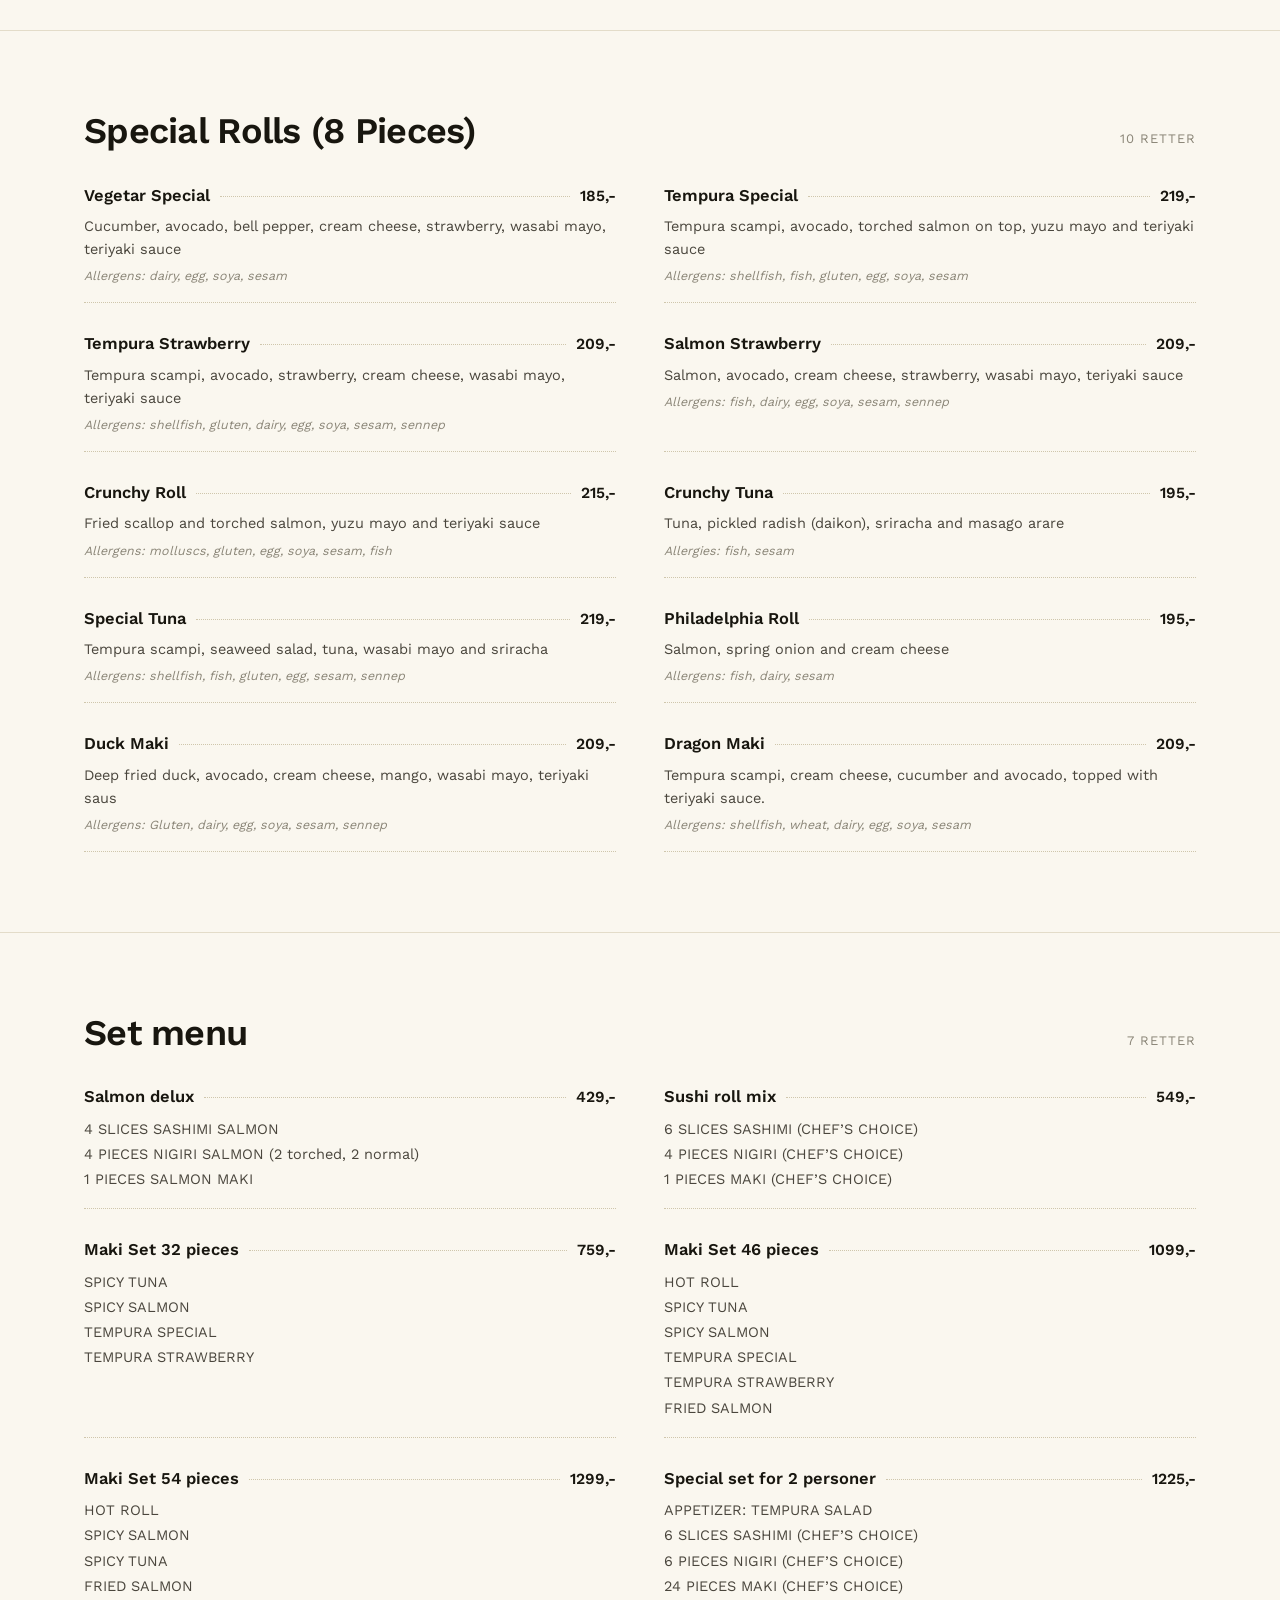
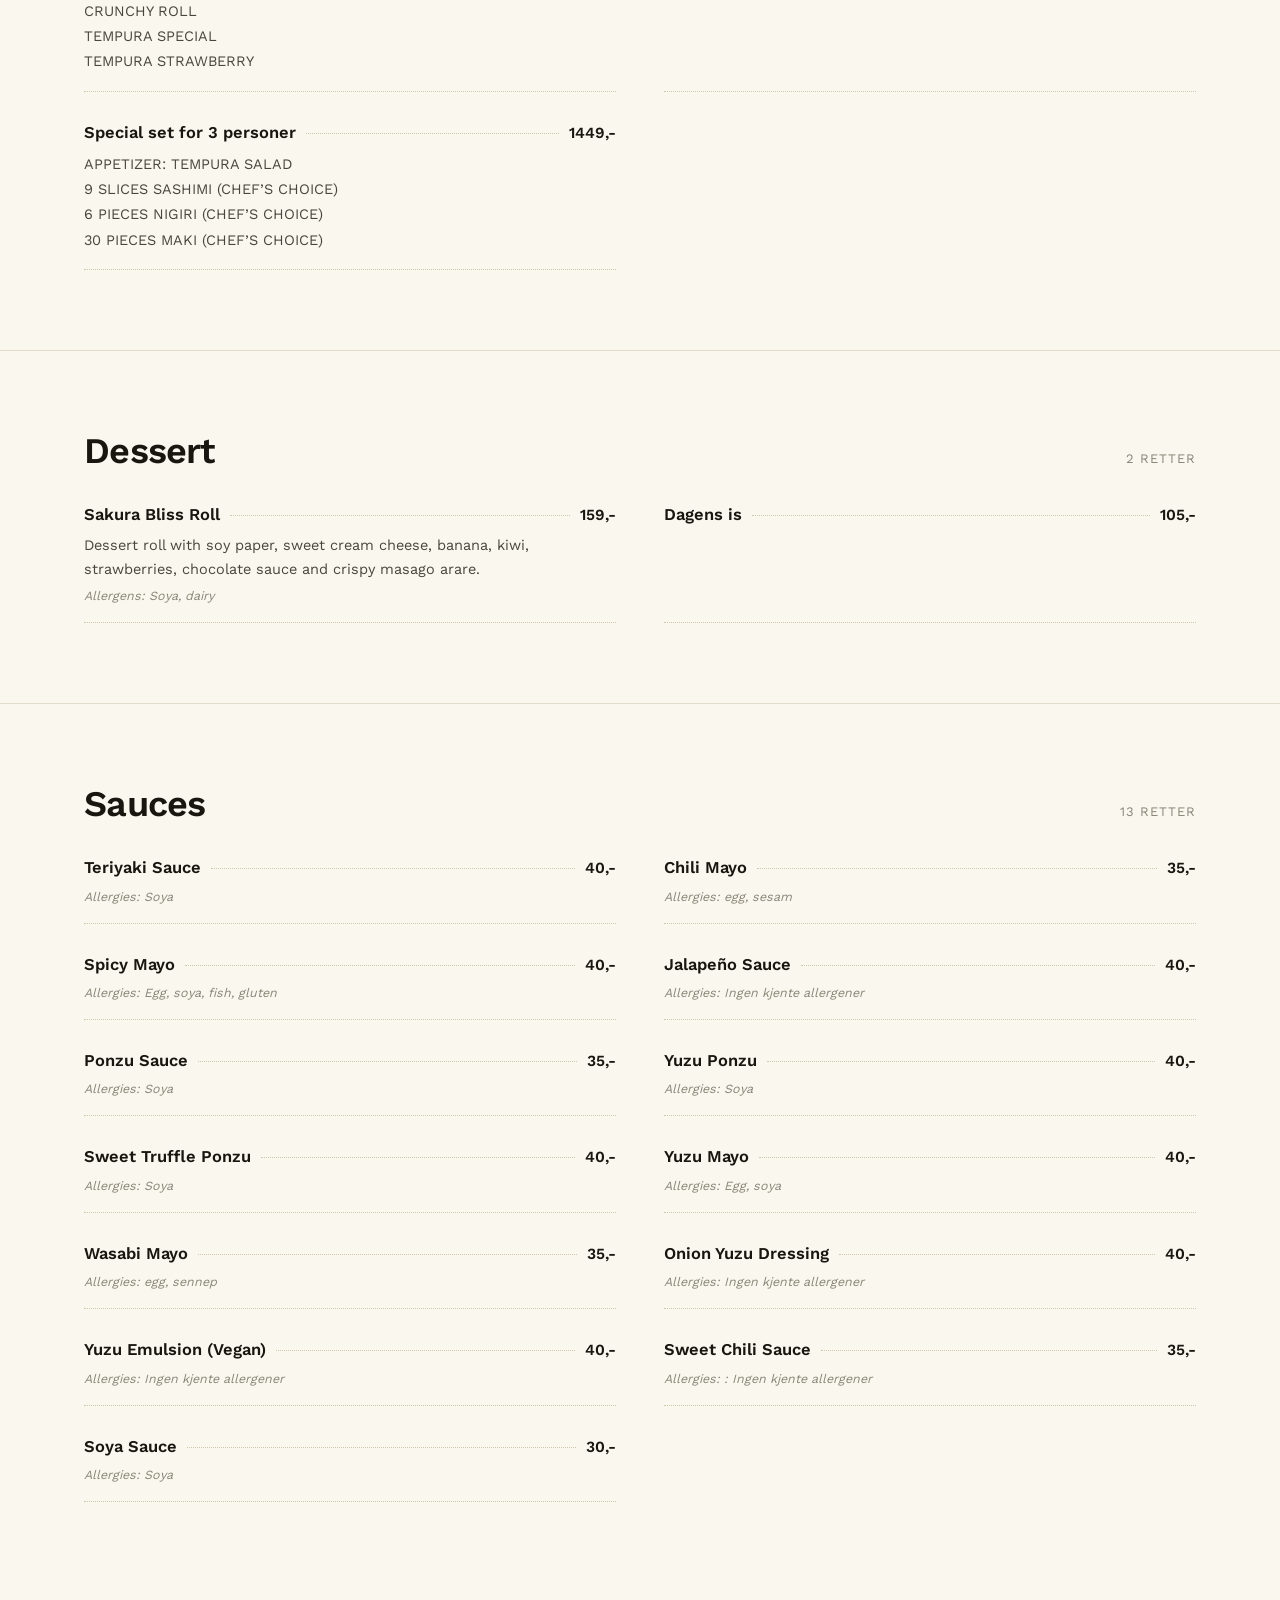
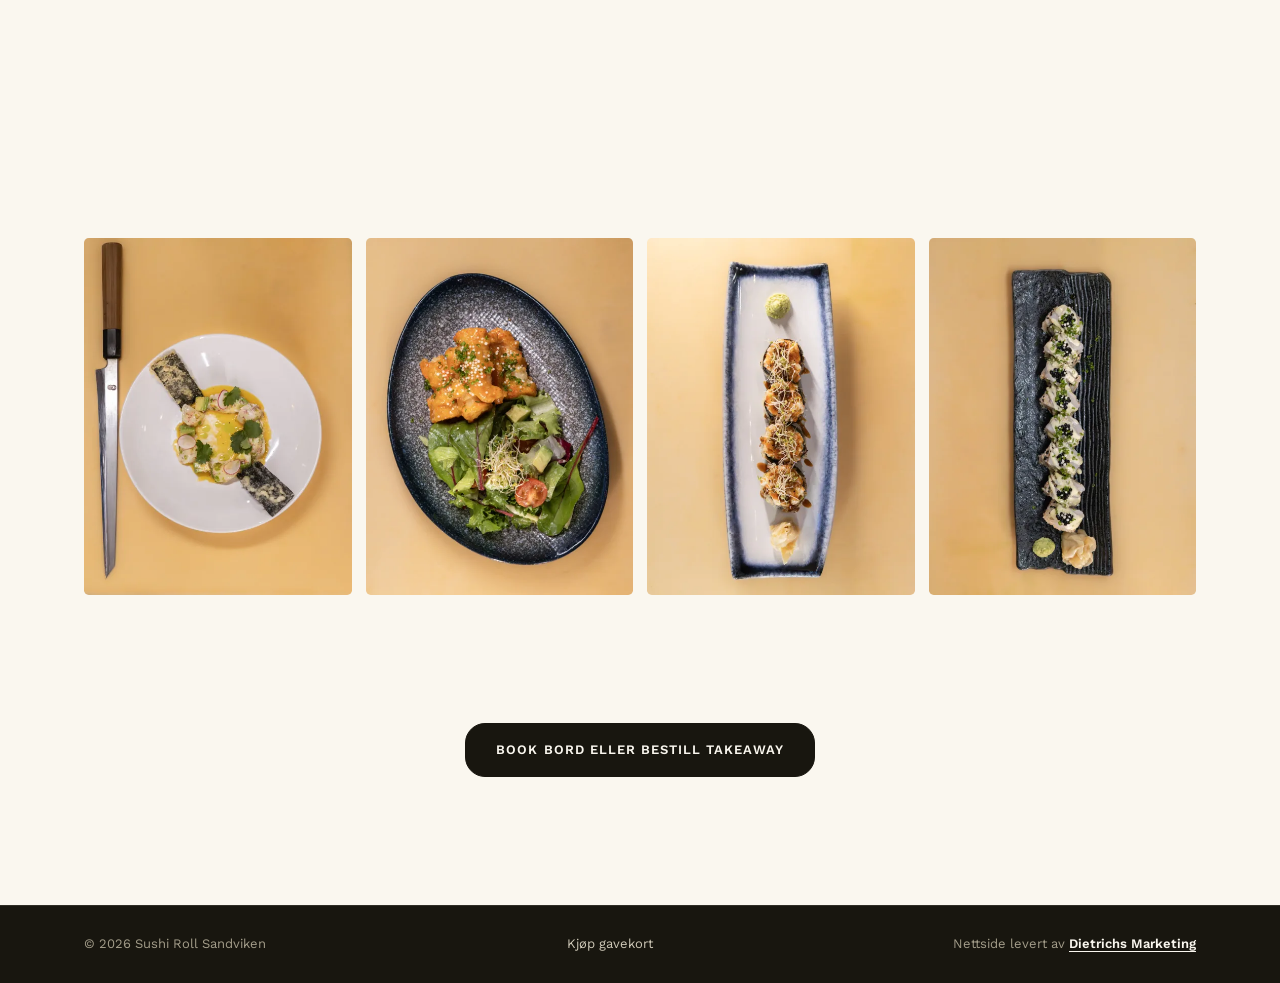
<file: meny.html>
<!DOCTYPE html>
<html lang="nb">
<head>
<!-- Google Tag Manager -->
<script>(function(w,d,s,l,i){w[l]=w[l]||[];w[l].push({'gtm.start':
new Date().getTime(),event:'gtm.js'});var f=d.getElementsByTagName(s)[0],
j=d.createElement(s),dl=l!='dataLayer'?'&l='+l:'';j.async=true;j.src=
'https://www.googletagmanager.com/gtm.js?id='+i+dl;f.parentNode.insertBefore(j,f);
})(window,document,'script','dataLayer','GTM-KZ6DRK7J');</script>
<!-- End Google Tag Manager -->
<!-- Google tag (gtag.js) -->
<script async src="https://www.googletagmanager.com/gtag/js?id=GT-PLFJ6S7V"></script>
<script>
  window.dataLayer = window.dataLayer || [];
  function gtag(){dataLayer.push(arguments);}
  gtag('js', new Date());
  gtag('config', 'GT-PLFJ6S7V');
  gtag('config', 'G-S1RWX0VKVZ');
</script>
<meta charset="UTF-8">
<meta name="viewport" content="width=device-width, initial-scale=1">
<title>Meny. Sushi Roll Sandviken</title>
<meta name="description" content="Hele menyen til Sushi Roll Sandviken: small dishes, poke bowl, sashimi, nigiri, futo- og special rolls, settmenyer, dessert og sauser, med priser og allergener.">
<meta name="theme-color" content="#18160f">
<link rel="canonical" href="https://sushirollsandviken.no/meny.html">
<link rel="alternate" hreflang="nb" href="https://sushirollsandviken.no/meny.html">
<link rel="alternate" hreflang="en" href="https://sushirollsandviken.no/en/menu.html">
<link rel="alternate" hreflang="x-default" href="https://sushirollsandviken.no/meny.html">
<meta property="og:type" content="website">
<meta property="og:title" content="Meny. Sushi Roll Sandviken">
<meta property="og:description" content="Hele menyen til Sushi Roll Sandviken: small dishes, poke bowl, sashimi, nigiri, futo- og special rolls, settmenyer, dessert og sauser, med priser og allergener.">
<meta property="og:image" content="https://sushirollsandviken.no/assets/images/hero-poster.webp">
<meta property="og:url" content="https://sushirollsandviken.no/meny.html">
<meta property="og:locale" content="nb_NO">
<meta name="twitter:card" content="summary_large_image">
<link rel="icon" href="assets/images/favicon.png" type="image/png">
<link rel="preload" as="font" type="font/woff2" href="assets/fonts/WorkSans-600-latin.woff2" crossorigin>
<link rel="preload" as="font" type="font/woff2" href="assets/fonts/WorkSans-400-latin.woff2" crossorigin>
<link rel="stylesheet" href="style.css">
</head>
<body class="no-hero">
<!-- Google Tag Manager (noscript) -->
<noscript><iframe src="https://www.googletagmanager.com/ns.html?id=GTM-KZ6DRK7J"
height="0" width="0" style="display:none;visibility:hidden"></iframe></noscript>
<!-- End Google Tag Manager (noscript) -->
<!-- SPORING: sett inn GTM noscript-iframe her ved lansering på ekte domene, se SPORING-KILDE.md -->

<div class="scrim" id="scrim"></div>

<header class="site-header" id="siteHeader">
  <div class="container">
    <a href="index.html" class="brand" aria-label="Sushi Roll Sandviken, til forsiden">
      <img src="assets/images/logo.webp" alt="Sushi Roll Sandviken" width="150" height="148">
    </a>
    <div class="nav-pill">
      <nav class="main-nav" aria-label="Hovedmeny">
        <a href="meny.html">Meny</a>
        <a href="index.html#kakure">Kakure Omakase</a>
        <a href="index.html#om">Om oss</a>
        <a href="index.html#anmeldelser">Anmeldelser</a>
        <a href="index.html#kontakt">Kontakt</a>
        <a href="catering.html">Catering</a>
        <a href="en/menu.html" lang="en" hreflang="en">EN</a>
      </nav>
      <div class="header-social">
        <a href="https://www.facebook.com/Sushirollsandviken" target="_blank" rel="noopener" aria-label="Sushi Roll Sandviken på Facebook">
          <svg viewBox="0 0 24 24" fill="none" stroke="currentColor" stroke-width="1.6"><path d="M15 8.5h-2c-.55 0-1 .45-1 1V12h3l-.4 3h-2.6v7h-3v-7H7v-3h2v-2.2C9 7.9 10.6 6 13.2 6H15v2.5Z"/></svg>
        </a>
        <a href="https://www.instagram.com/sushirollsandviken/" target="_blank" rel="noopener" aria-label="Sushi Roll Sandviken på Instagram">
          <svg viewBox="0 0 24 24" fill="none" stroke="currentColor" stroke-width="1.6"><rect x="3.5" y="3.5" width="17" height="17" rx="4.5"/><circle cx="12" cy="12" r="4"/><circle cx="17.2" cy="6.8" r="1"/></svg>
        </a>
      </div>
      <a class="btn btn--sm nav-cta" href="https://booking.gastroplanner.no/sushi-roll-sandviken/t" target="_blank" rel="noopener" data-event="sushi-table-booking">Book bord</a>
    </div>
  </div>
</header>

<nav class="mobile-tabbar" aria-label="Hurtighandlinger">
  <a class="mobile-tabbar-item is-primary" href="https://booking.gastroplanner.no/sushi-roll-sandviken/t" target="_blank" rel="noopener" data-event="sushi-table-booking">
    <svg viewBox="0 0 24 24" fill="none" stroke="currentColor" stroke-width="1.4"><rect x="3.5" y="5.5" width="17" height="15" rx="1.5"/><path d="M3.5 10h17M8 3.5v4M16 3.5v4"/></svg>
    <span>Book bord</span>
  </a>
  <a class="mobile-tabbar-item" href="https://order.gastroplanner.no/s/ZCVRJ" target="_blank" rel="noopener">
    <svg viewBox="0 0 24 24" fill="none" stroke="currentColor" stroke-width="1.4"><path d="M6 8h12l-1 12.5a1.5 1.5 0 0 1-1.5 1.5h-7a1.5 1.5 0 0 1-1.5-1.5L6 8Z"/><path d="M9 8V6a3 3 0 0 1 6 0v2"/></svg>
    <span>Bestill</span>
  </a>
  <button class="mobile-tabbar-item" id="hamburgerBtn" aria-label="Åpne meny" aria-expanded="false" aria-controls="mobileMenu">
    <svg viewBox="0 0 24 24" fill="none" stroke="currentColor" stroke-width="2" stroke-linecap="round"><path d="M4 7h16M4 12h16M4 17h16"/></svg>
    <span>Meny</span>
  </button>
</nav>

<div class="mobile-menu" id="mobileMenu">
  <div class="mobile-menu-top">
    <button class="mobile-close" id="mobileCloseBtn" aria-label="Lukk meny">
      <svg viewBox="0 0 24 24" fill="none" stroke="currentColor" stroke-width="1.8" width="18" height="18"><path d="M5 5l14 14M19 5 5 19"/></svg>
    </button>
  </div>
  <nav aria-label="Mobilmeny">
    <a href="meny.html">Meny</a>
    <a href="index.html#kakure">Kakure Omakase</a>
    <a href="index.html#om">Om oss</a>
    <a href="index.html#anmeldelser">Anmeldelser</a>
    <a href="index.html#kontakt">Kontakt</a>
    <a href="catering.html">Catering</a>
    <a href="en/menu.html" lang="en" hreflang="en">English</a>
  </nav>
  <div class="btn-row">
    <a class="btn btn--on-dark" href="https://booking.gastroplanner.no/sushi-roll-sandviken/t" target="_blank" rel="noopener" data-event="sushi-table-booking">Book bord</a>
    <a class="btn btn--ghost-on-dark" href="https://order.gastroplanner.no/s/ZCVRJ" target="_blank" rel="noopener">Bestill TakeAway</a>
    <a class="btn btn--ghost-on-dark" href="https://wolt.com/en/nor/bergen/restaurant/sushi-roll-sandviken" target="_blank" rel="noopener">Bestill på Wolt</a>
    <a class="btn btn--ghost-on-dark" href="https://givn.no/shop/sushi-roll" target="_blank" rel="noopener">Kjøp gavekort</a>
  </div>
  <div class="mobile-social">
    <a href="https://www.facebook.com/Sushirollsandviken" target="_blank" rel="noopener" aria-label="Facebook">
      <svg viewBox="0 0 24 24" fill="none" stroke="currentColor" stroke-width="1.6"><path d="M15 8.5h-2c-.55 0-1 .45-1 1V12h3l-.4 3h-2.6v7h-3v-7H7v-3h2v-2.2C9 7.9 10.6 6 13.2 6H15v2.5Z"/></svg>
    </a>
    <a href="https://www.instagram.com/sushirollsandviken/" target="_blank" rel="noopener" aria-label="Instagram">
      <svg viewBox="0 0 24 24" fill="none" stroke="currentColor" stroke-width="1.6"><rect x="3.5" y="3.5" width="17" height="17" rx="4.5"/><circle cx="12" cy="12" r="4"/><circle cx="17.2" cy="6.8" r="1"/></svg>
    </a>
  </div>
</div>

<section class="menu-hero">
  <div class="container">
    <p class="eyebrow">Menyen</p>
    <h1 class="headline">Vår meny</h1>
    <p>Fra spicy edamame og poke bowls til signature sashimi, nigiri og special rolls. Alle priser i kroner.</p>
    <p class="chefs-note"><strong>Kokkens valg:</strong> tilgjengelig kun torsdager, fredager og lørdager. 6-retters meny – 499 kr per person (minimum 2 personer). <a href="https://booking.gastroplanner.no/sushi-roll-sandviken/t" target="_blank" rel="noopener" data-event="sushi-table-booking" style="text-decoration:underline">Book bord</a></p>
  </div>
</section>

<nav class="category-nav" id="categoryNav" aria-label="Hopp til kategori">
  <div class="container" id="categoryNavList"></div>
</nav>

<div id="menuRoot"></div>

<section class="section">
  <div class="container">
    <div class="menu-gallery">
      <img src="assets/images/dish-01.webp" alt="Rett hos Sushi Roll Sandviken" loading="lazy" width="528" height="705">
      <img src="assets/images/dish-02.webp" alt="Rett hos Sushi Roll Sandviken" loading="lazy" width="529" height="705">
      <img src="assets/images/dish-03.webp" alt="Sushirull hos Sushi Roll Sandviken" loading="lazy" width="529" height="705">
      <img src="assets/images/dish-04.webp" alt="Sushirull hos Sushi Roll Sandviken" loading="lazy" width="529" height="705">
    </div>
    <div class="menu-cta reveal" style="margin-top:var(--section-pad)">
      <a class="btn" href="index.html#bestill">Book bord eller bestill takeaway</a>
    </div>
  </div>
</section>

<footer class="site-footer">
  <div class="container">
    <p>© <span id="year"></span> Sushi Roll Sandviken</p>
    <p><a href="https://givn.no/shop/sushi-roll" target="_blank" rel="noopener">Kjøp gavekort</a></p>
    <p>Nettside levert av <a href="https://dmarketing.no" target="_blank" rel="noopener">Dietrichs Marketing</a></p>
  </div>
</footer>

<script src="menu-data.js"></script>
<script src="app.js"></script>
</body>
</html>
</file>
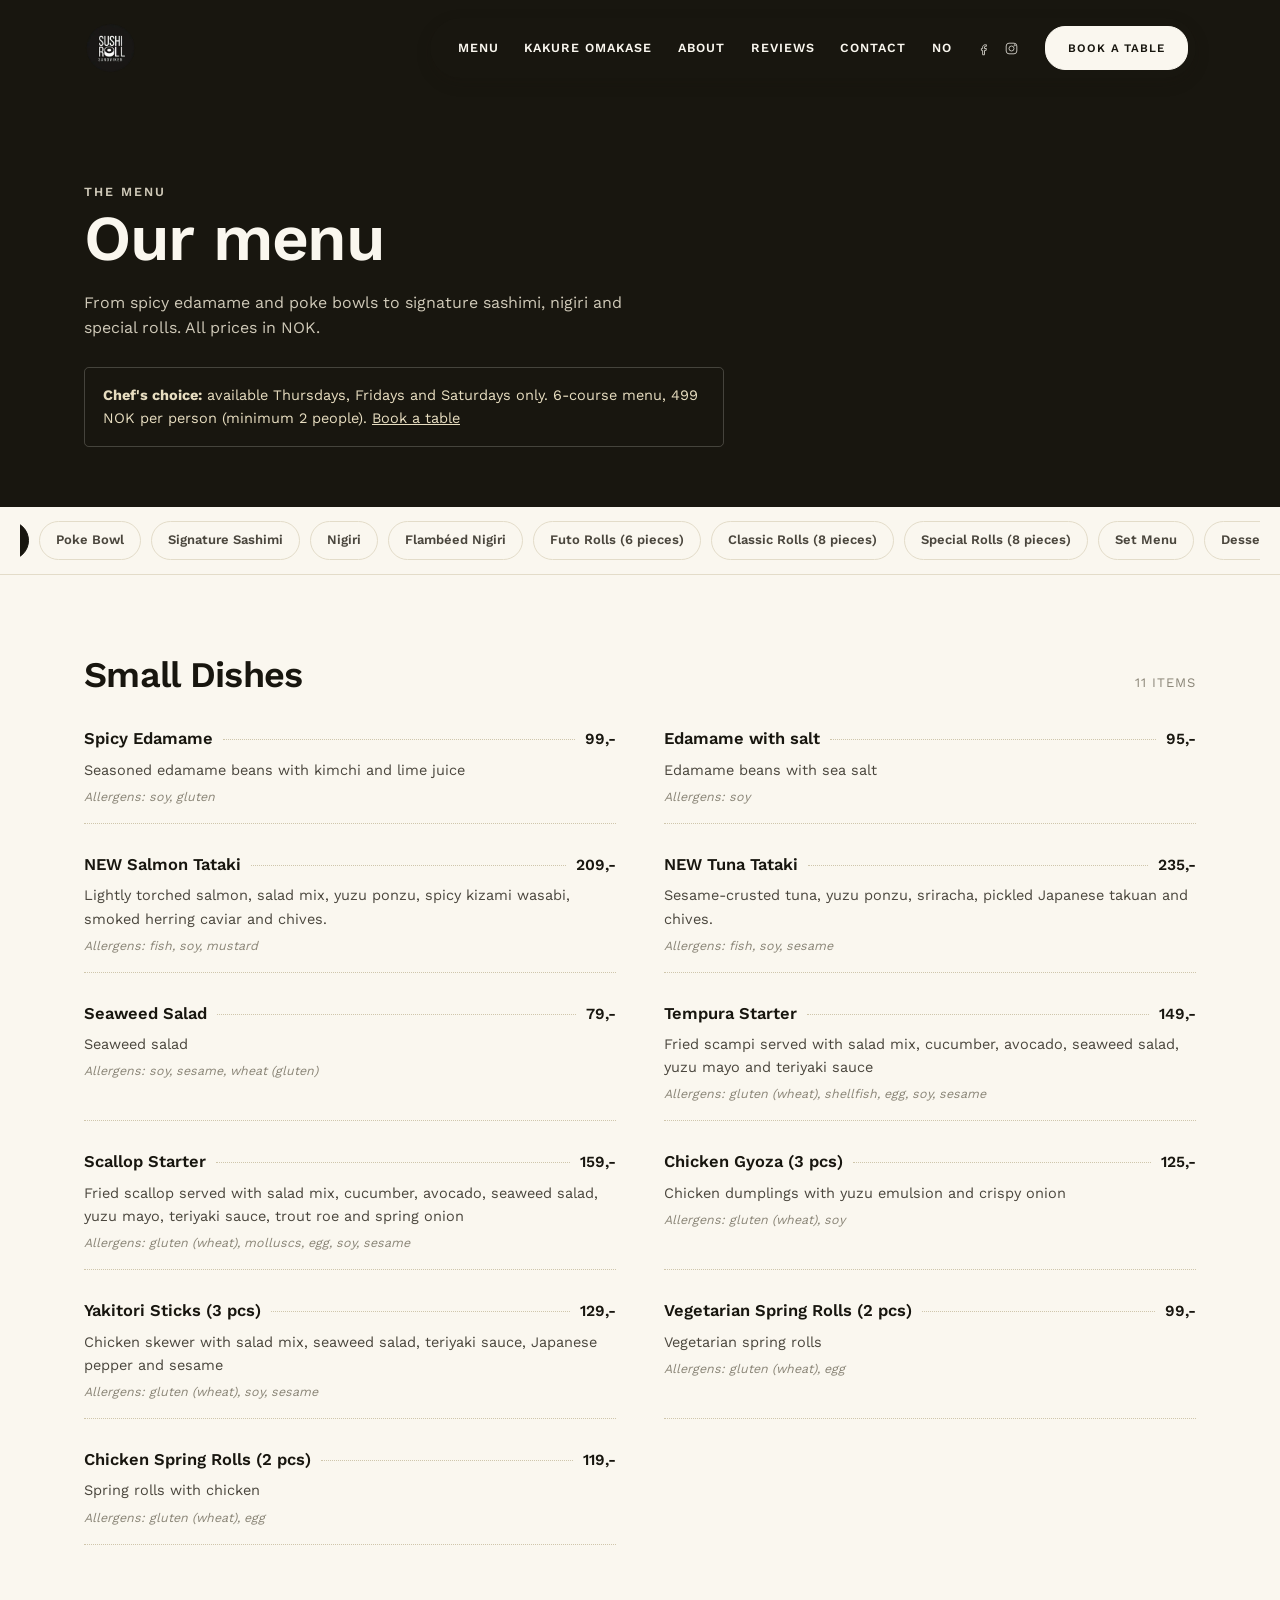
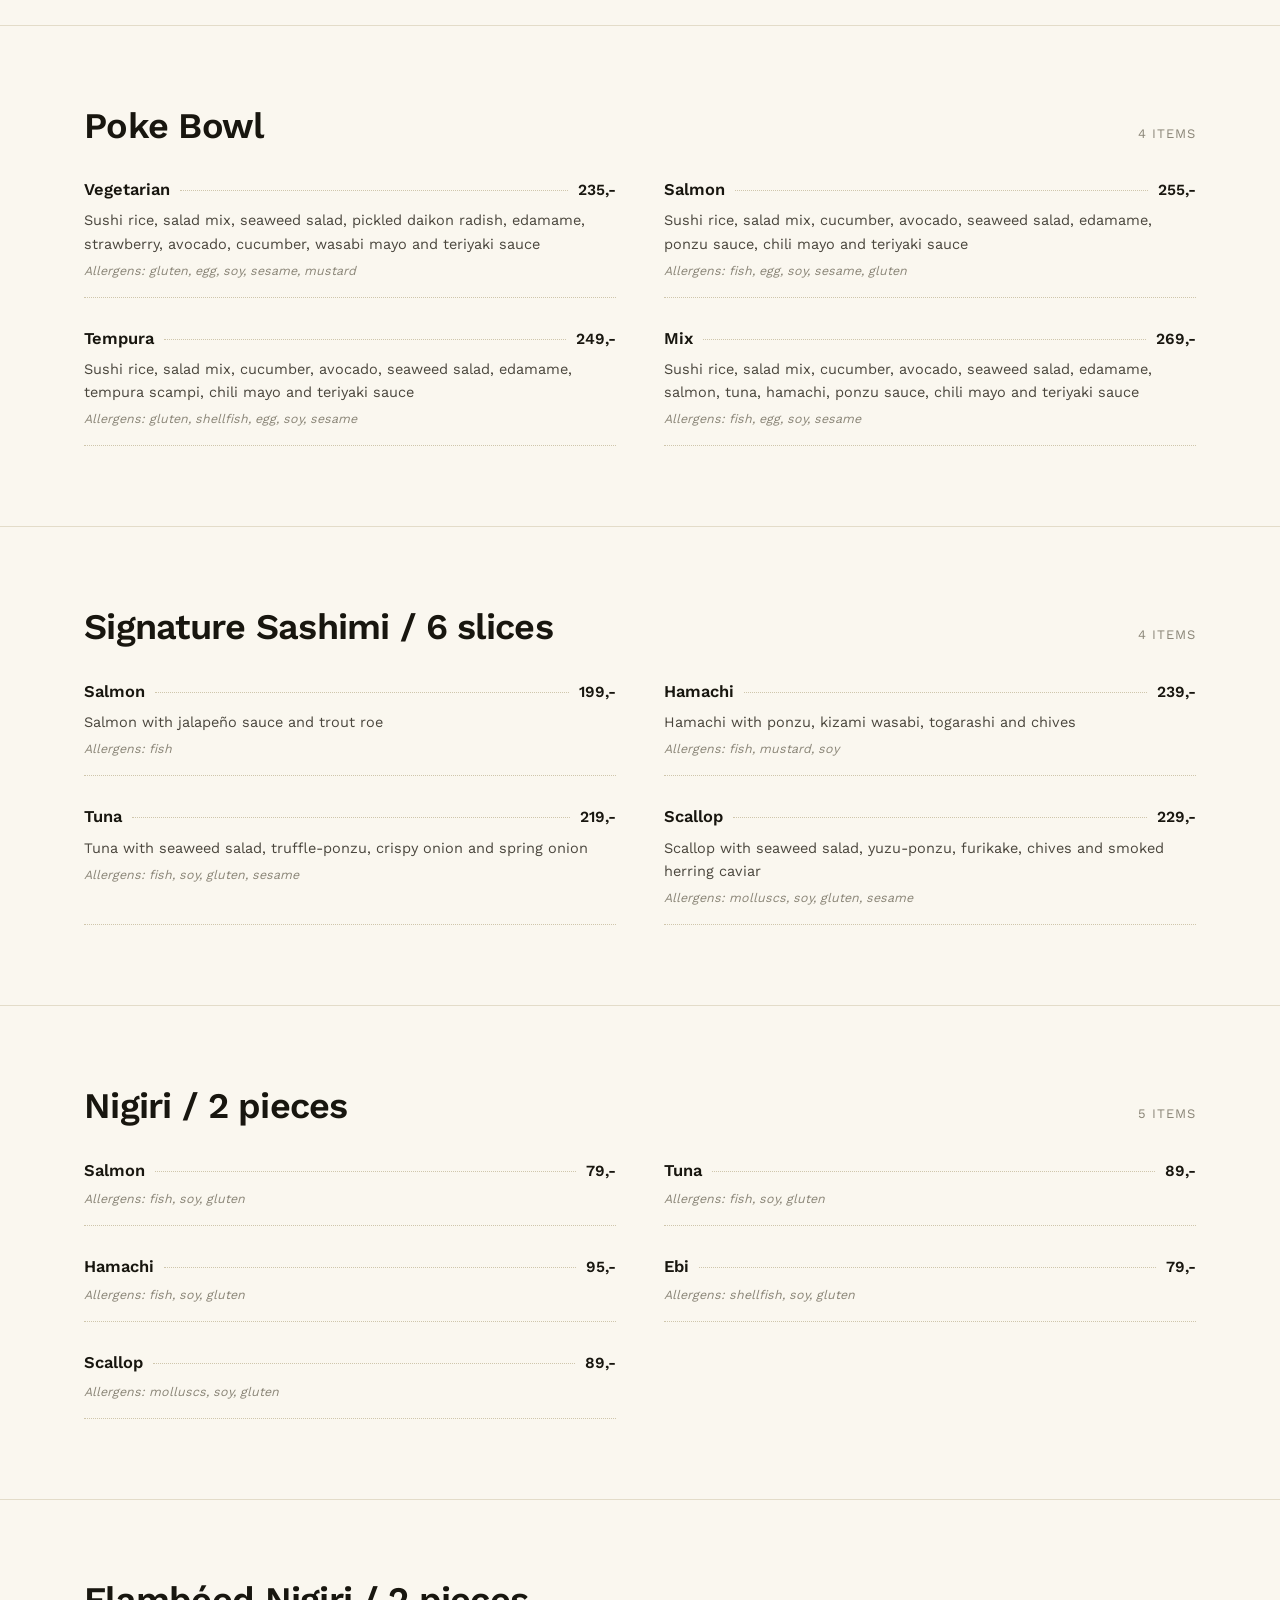
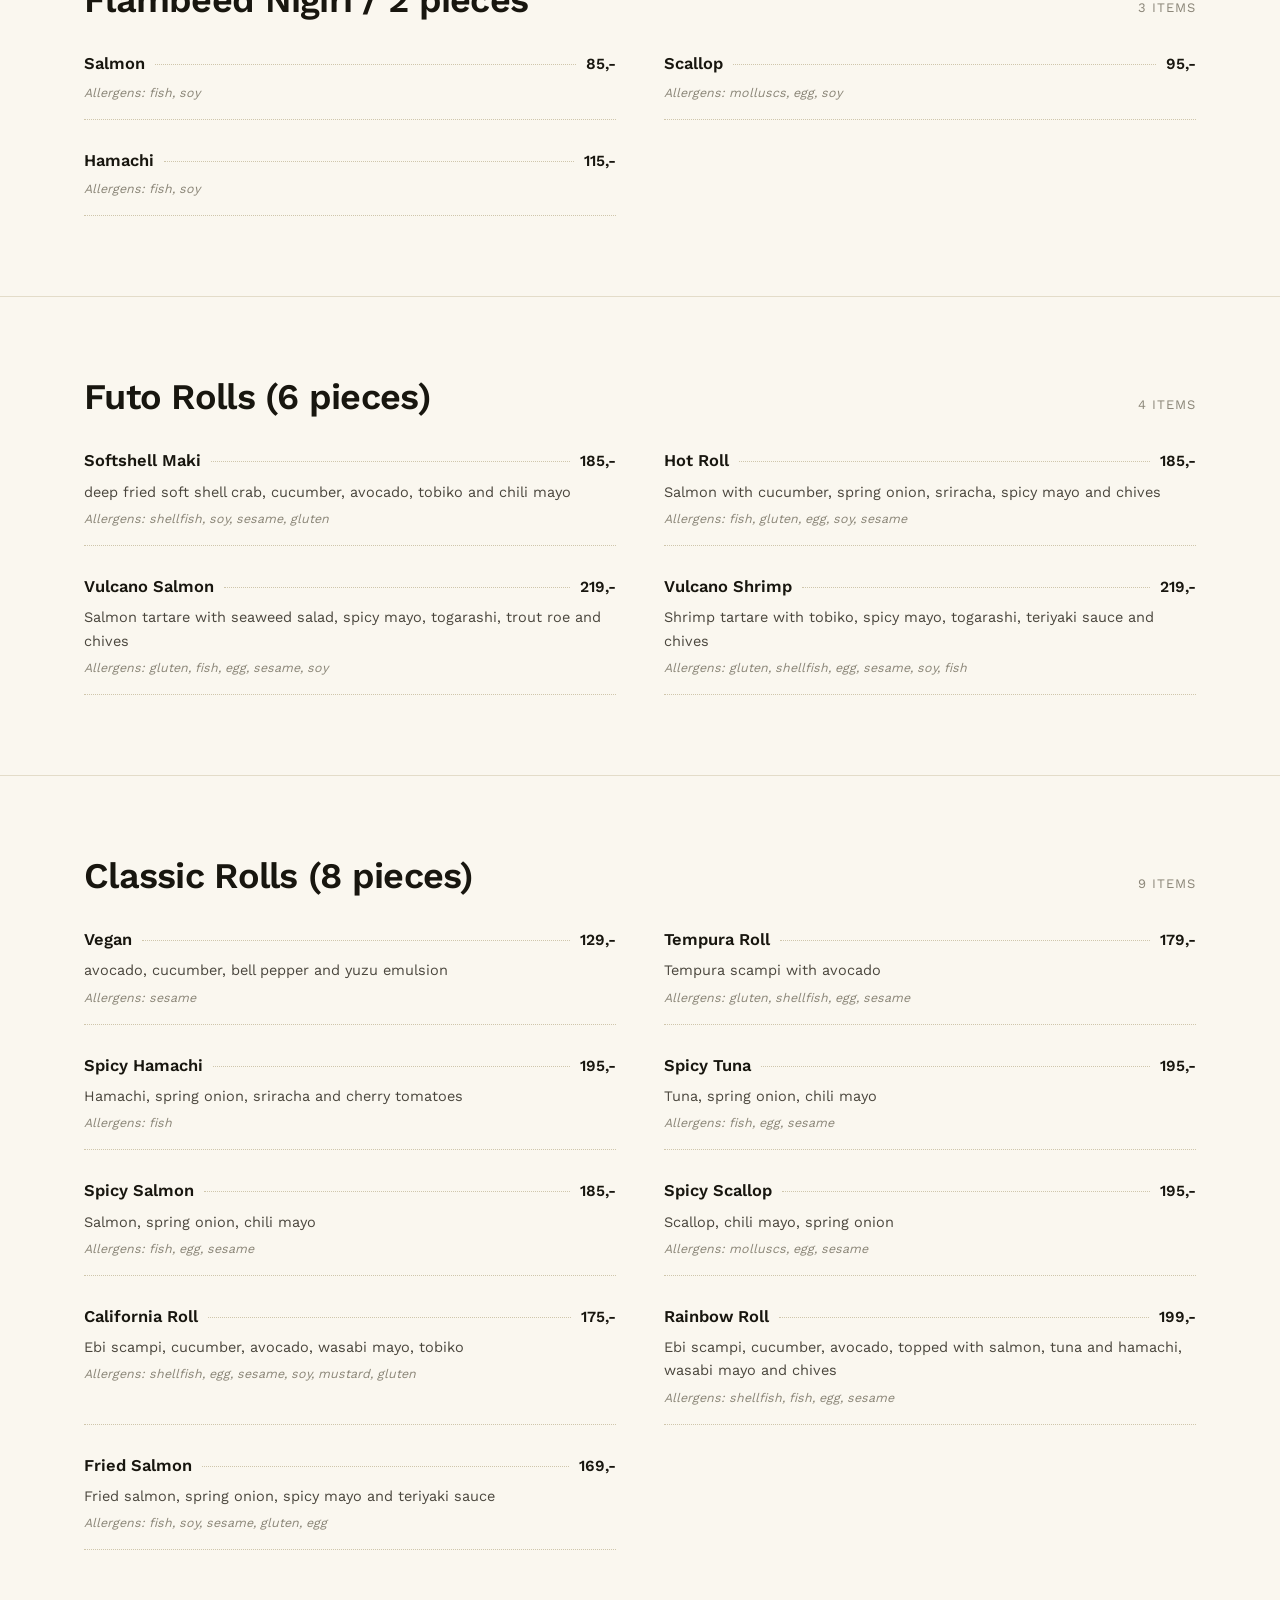
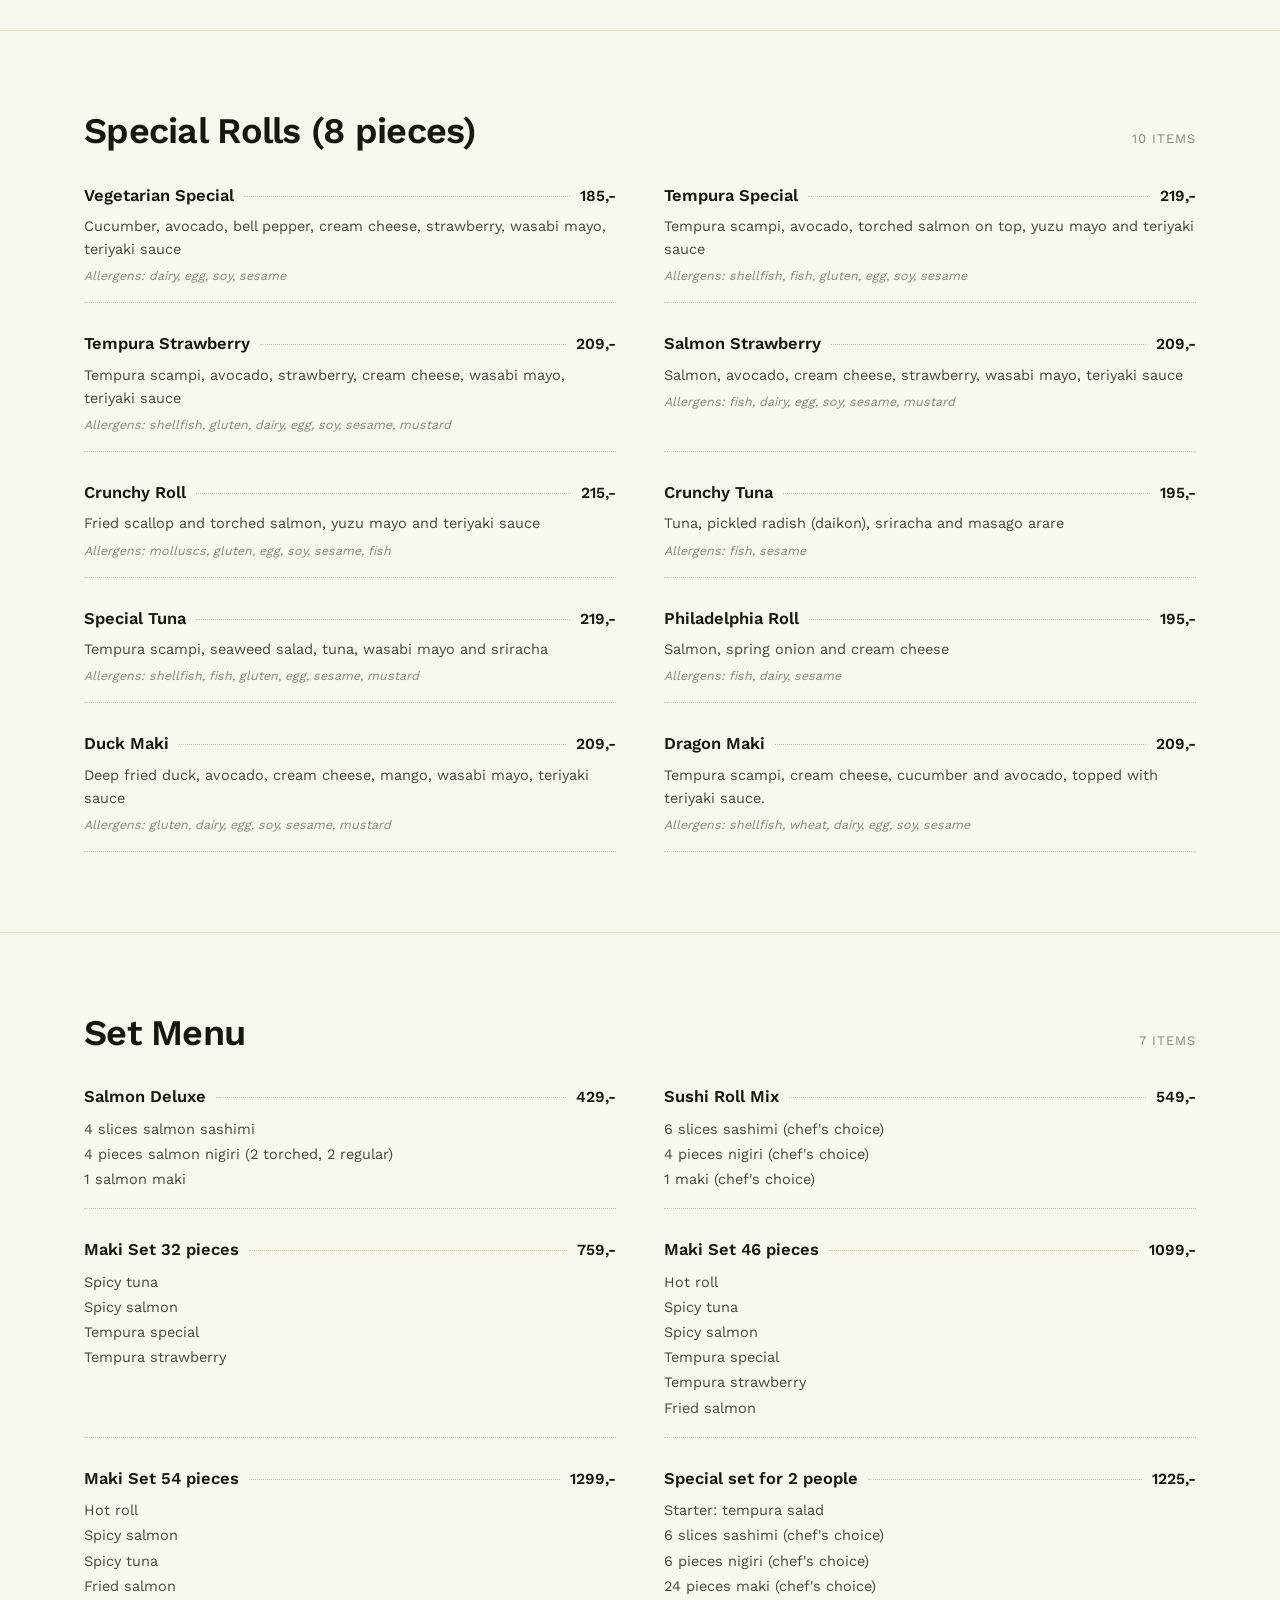
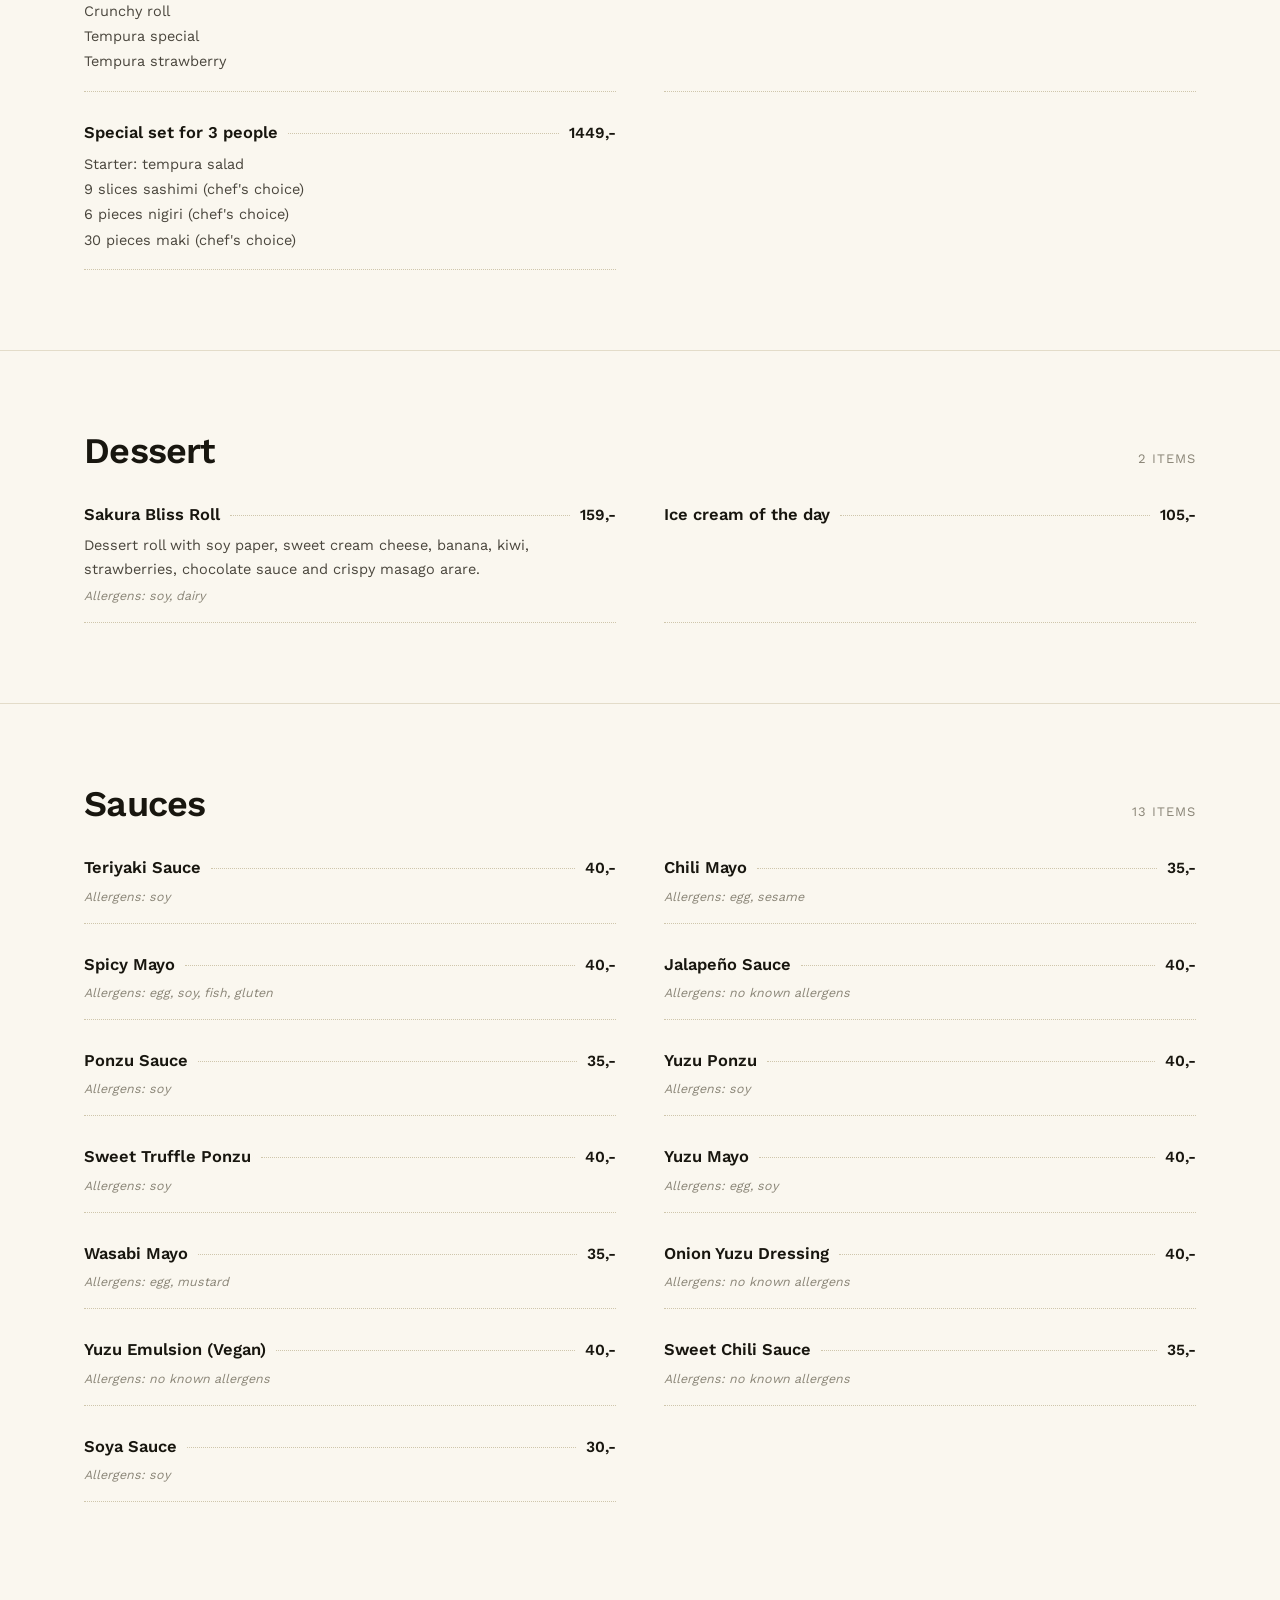
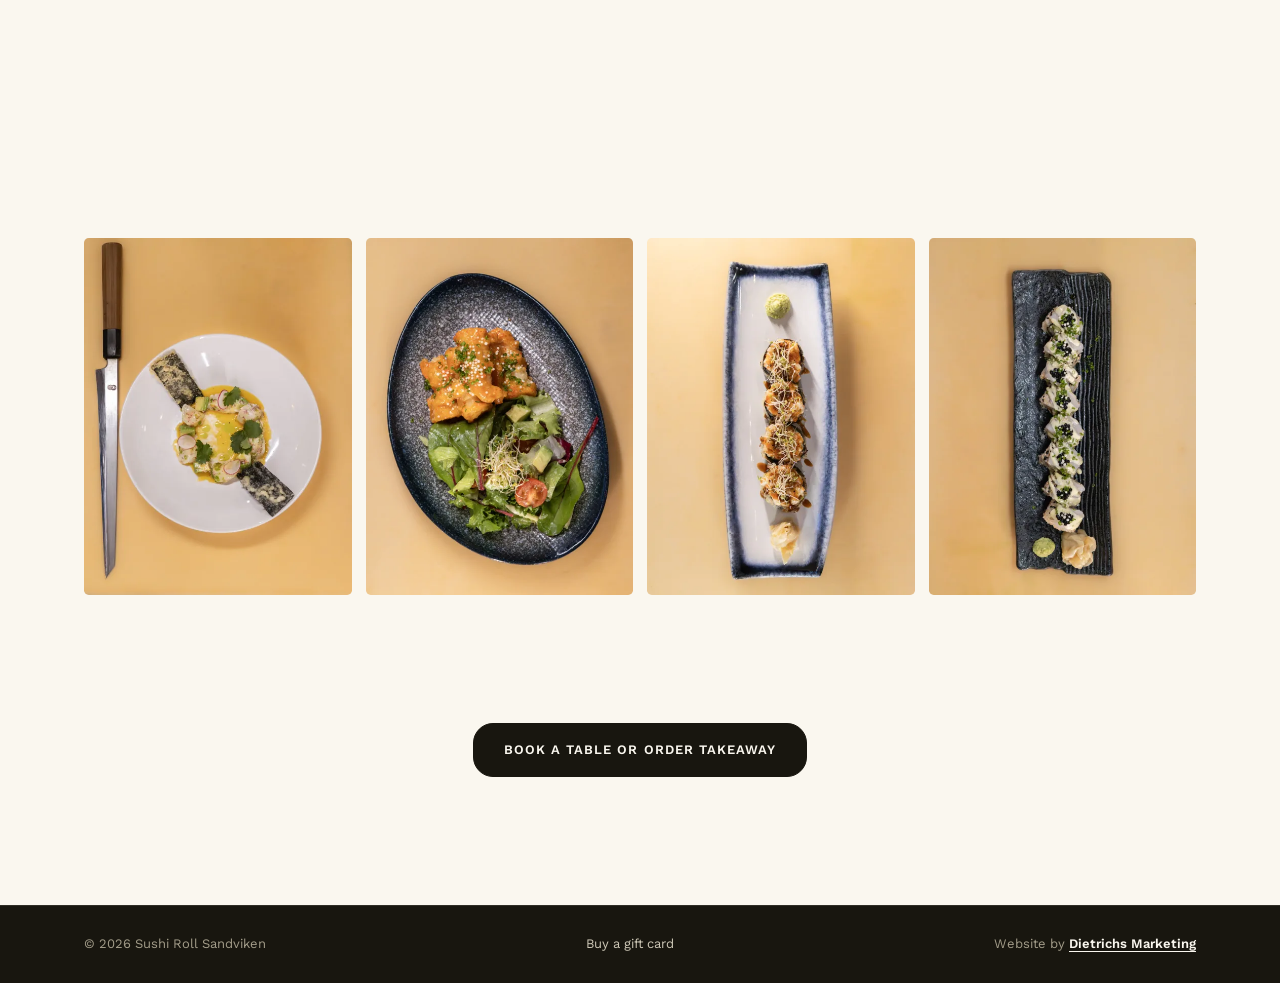
<file: en/menu.html>
<!DOCTYPE html>
<html lang="en">
<head>
<!-- Google Tag Manager -->
<script>(function(w,d,s,l,i){w[l]=w[l]||[];w[l].push({'gtm.start':
new Date().getTime(),event:'gtm.js'});var f=d.getElementsByTagName(s)[0],
j=d.createElement(s),dl=l!='dataLayer'?'&l='+l:'';j.async=true;j.src=
'https://www.googletagmanager.com/gtm.js?id='+i+dl;f.parentNode.insertBefore(j,f);
})(window,document,'script','dataLayer','GTM-KZ6DRK7J');</script>
<!-- End Google Tag Manager -->
<!-- Google tag (gtag.js) -->
<script async src="https://www.googletagmanager.com/gtag/js?id=GT-PLFJ6S7V"></script>
<script>
  window.dataLayer = window.dataLayer || [];
  function gtag(){dataLayer.push(arguments);}
  gtag('js', new Date());
  gtag('config', 'GT-PLFJ6S7V');
  gtag('config', 'G-S1RWX0VKVZ');
</script>
<meta charset="UTF-8">
<meta name="viewport" content="width=device-width, initial-scale=1">
<title>Menu. Sushi Roll Sandviken</title>
<meta name="description" content="The full menu at Sushi Roll Sandviken: small dishes, poke bowls, sashimi, nigiri, futo and special rolls, set menus, dessert and sauces, with prices and allergens.">
<meta name="theme-color" content="#18160f">
<link rel="canonical" href="https://sushirollsandviken.no/en/menu.html">
<link rel="alternate" hreflang="nb" href="https://sushirollsandviken.no/meny.html">
<link rel="alternate" hreflang="en" href="https://sushirollsandviken.no/en/menu.html">
<link rel="alternate" hreflang="x-default" href="https://sushirollsandviken.no/meny.html">
<meta property="og:type" content="website">
<meta property="og:title" content="Menu. Sushi Roll Sandviken">
<meta property="og:description" content="The full menu at Sushi Roll Sandviken: small dishes, poke bowls, sashimi, nigiri, futo and special rolls, set menus, dessert and sauces, with prices and allergens.">
<meta property="og:image" content="https://sushirollsandviken.no/assets/images/hero-poster.webp">
<meta property="og:url" content="https://sushirollsandviken.no/en/menu.html">
<meta property="og:locale" content="en_GB">
<meta property="og:locale:alternate" content="nb_NO">
<meta name="twitter:card" content="summary_large_image">
<link rel="icon" href="../assets/images/favicon.png" type="image/png">
<link rel="preload" as="font" type="font/woff2" href="../assets/fonts/WorkSans-600-latin.woff2" crossorigin>
<link rel="preload" as="font" type="font/woff2" href="../assets/fonts/WorkSans-400-latin.woff2" crossorigin>
<link rel="stylesheet" href="../style.css">
</head>
<body class="no-hero">
<!-- Google Tag Manager (noscript) -->
<noscript><iframe src="https://www.googletagmanager.com/ns.html?id=GTM-KZ6DRK7J"
height="0" width="0" style="display:none;visibility:hidden"></iframe></noscript>
<!-- End Google Tag Manager (noscript) -->

<div class="scrim" id="scrim"></div>

<header class="site-header" id="siteHeader">
  <div class="container">
    <a href="./" class="brand" aria-label="Sushi Roll Sandviken, home">
      <img src="../assets/images/logo.webp" alt="Sushi Roll Sandviken" width="150" height="148">
    </a>
    <div class="nav-pill">
      <nav class="main-nav" aria-label="Main menu">
        <a href="menu.html">Menu</a>
        <a href="./#kakure">Kakure Omakase</a>
        <a href="./#about">About</a>
        <a href="./#reviews">Reviews</a>
        <a href="./#contact">Contact</a>
        <a href="../meny.html" lang="nb" hreflang="nb">NO</a>
      </nav>
      <div class="header-social">
        <a href="https://www.facebook.com/Sushirollsandviken" target="_blank" rel="noopener" aria-label="Sushi Roll Sandviken on Facebook">
          <svg viewBox="0 0 24 24" fill="none" stroke="currentColor" stroke-width="1.6"><path d="M15 8.5h-2c-.55 0-1 .45-1 1V12h3l-.4 3h-2.6v7h-3v-7H7v-3h2v-2.2C9 7.9 10.6 6 13.2 6H15v2.5Z"/></svg>
        </a>
        <a href="https://www.instagram.com/sushirollsandviken/" target="_blank" rel="noopener" aria-label="Sushi Roll Sandviken on Instagram">
          <svg viewBox="0 0 24 24" fill="none" stroke="currentColor" stroke-width="1.6"><rect x="3.5" y="3.5" width="17" height="17" rx="4.5"/><circle cx="12" cy="12" r="4"/><circle cx="17.2" cy="6.8" r="1"/></svg>
        </a>
      </div>
      <a class="btn btn--sm nav-cta" href="https://booking.gastroplanner.no/sushi-roll-sandviken/t" target="_blank" rel="noopener" data-event="sushi-table-booking">Book a table</a>
    </div>
  </div>
</header>

<nav class="mobile-tabbar" aria-label="Quick actions">
  <a class="mobile-tabbar-item is-primary" href="https://booking.gastroplanner.no/sushi-roll-sandviken/t" target="_blank" rel="noopener" data-event="sushi-table-booking">
    <svg viewBox="0 0 24 24" fill="none" stroke="currentColor" stroke-width="1.4"><rect x="3.5" y="5.5" width="17" height="15" rx="1.5"/><path d="M3.5 10h17M8 3.5v4M16 3.5v4"/></svg>
    <span>Book</span>
  </a>
  <a class="mobile-tabbar-item" href="https://order.gastroplanner.no/s/ZCVRJ" target="_blank" rel="noopener">
    <svg viewBox="0 0 24 24" fill="none" stroke="currentColor" stroke-width="1.4"><path d="M6 8h12l-1 12.5a1.5 1.5 0 0 1-1.5 1.5h-7a1.5 1.5 0 0 1-1.5-1.5L6 8Z"/><path d="M9 8V6a3 3 0 0 1 6 0v2"/></svg>
    <span>Order</span>
  </a>
  <button class="mobile-tabbar-item" id="hamburgerBtn" aria-label="Open menu" aria-expanded="false" aria-controls="mobileMenu">
    <svg viewBox="0 0 24 24" fill="none" stroke="currentColor" stroke-width="2" stroke-linecap="round"><path d="M4 7h16M4 12h16M4 17h16"/></svg>
    <span>Menu</span>
  </button>
</nav>

<div class="mobile-menu" id="mobileMenu">
  <div class="mobile-menu-top">
    <button class="mobile-close" id="mobileCloseBtn" aria-label="Close menu">
      <svg viewBox="0 0 24 24" fill="none" stroke="currentColor" stroke-width="1.8" width="18" height="18"><path d="M5 5l14 14M19 5 5 19"/></svg>
    </button>
  </div>
  <nav aria-label="Mobile menu">
    <a href="./">Home</a>
    <a href="menu.html">Menu</a>
    <a href="./#kakure">Kakure Omakase</a>
    <a href="./#about">About</a>
    <a href="./#reviews">Reviews</a>
    <a href="./#contact">Contact</a>
    <a href="../meny.html" lang="nb" hreflang="nb">Norsk</a>
  </nav>
  <div class="btn-row">
    <a class="btn btn--on-dark" href="https://booking.gastroplanner.no/sushi-roll-sandviken/t" target="_blank" rel="noopener" data-event="sushi-table-booking">Book a table</a>
    <a class="btn btn--ghost-on-dark" href="https://order.gastroplanner.no/s/ZCVRJ" target="_blank" rel="noopener">Order Takeaway</a>
    <a class="btn btn--ghost-on-dark" href="https://wolt.com/en/nor/bergen/restaurant/sushi-roll-sandviken" target="_blank" rel="noopener">Order on Wolt</a>
    <a class="btn btn--ghost-on-dark" href="https://givn.no/shop/sushi-roll" target="_blank" rel="noopener">Buy a gift card</a>
  </div>
  <div class="mobile-social">
    <a href="https://www.facebook.com/Sushirollsandviken" target="_blank" rel="noopener" aria-label="Facebook">
      <svg viewBox="0 0 24 24" fill="none" stroke="currentColor" stroke-width="1.6"><path d="M15 8.5h-2c-.55 0-1 .45-1 1V12h3l-.4 3h-2.6v7h-3v-7H7v-3h2v-2.2C9 7.9 10.6 6 13.2 6H15v2.5Z"/></svg>
    </a>
    <a href="https://www.instagram.com/sushirollsandviken/" target="_blank" rel="noopener" aria-label="Instagram">
      <svg viewBox="0 0 24 24" fill="none" stroke="currentColor" stroke-width="1.6"><rect x="3.5" y="3.5" width="17" height="17" rx="4.5"/><circle cx="12" cy="12" r="4"/><circle cx="17.2" cy="6.8" r="1"/></svg>
    </a>
  </div>
</div>

<section class="menu-hero">
  <div class="container">
    <p class="eyebrow">The menu</p>
    <h1 class="headline">Our menu</h1>
    <p>From spicy edamame and poke bowls to signature sashimi, nigiri and special rolls. All prices in NOK.</p>
    <p class="chefs-note"><strong>Chef's choice:</strong> available Thursdays, Fridays and Saturdays only. 6-course menu, 499 NOK per person (minimum 2 people). <a href="https://booking.gastroplanner.no/sushi-roll-sandviken/t" target="_blank" rel="noopener" data-event="sushi-table-booking" style="text-decoration:underline">Book a table</a></p>
  </div>
</section>

<nav class="category-nav" id="categoryNav" aria-label="Jump to category">
  <div class="container" id="categoryNavList"></div>
</nav>

<div id="menuRoot"></div>

<section class="section">
  <div class="container">
    <div class="menu-gallery">
      <img src="../assets/images/dish-01.webp" alt="Dish at Sushi Roll Sandviken" loading="lazy" width="528" height="705">
      <img src="../assets/images/dish-02.webp" alt="Dish at Sushi Roll Sandviken" loading="lazy" width="529" height="705">
      <img src="../assets/images/dish-03.webp" alt="Sushi roll at Sushi Roll Sandviken" loading="lazy" width="529" height="705">
      <img src="../assets/images/dish-04.webp" alt="Sushi roll at Sushi Roll Sandviken" loading="lazy" width="529" height="705">
    </div>
    <div class="menu-cta reveal" style="margin-top:var(--section-pad)">
      <a class="btn" href="./#order">Book a table or order takeaway</a>
    </div>
  </div>
</section>

<footer class="site-footer">
  <div class="container">
    <p>© <span id="year"></span> Sushi Roll Sandviken</p>
    <p><a href="https://givn.no/shop/sushi-roll" target="_blank" rel="noopener">Buy a gift card</a></p>
    <p>Website by <a href="https://dmarketing.no" target="_blank" rel="noopener">Dietrichs Marketing</a></p>
  </div>
</footer>

<script src="../menu-data-en.js"></script>
<script src="../app.js"></script>
</body>
</html>
</file>
<file: style.css>
@font-face {
  font-family: 'Work Sans';
  font-style: normal;
  font-weight: 400;
  font-display: swap;
  src: url(assets/fonts/WorkSans-400-latin-ext.woff2) format('woff2');
  unicode-range: U+0100-02BA, U+02BD-02C5, U+02C7-02CC, U+02CE-02D7, U+02DD-02FF, U+0304, U+0308, U+0329, U+1D00-1DBF, U+1E00-1E9F, U+1EF2-1EFF, U+2020, U+20A0-20AB, U+20AD-20C0, U+2113, U+2C60-2C7F, U+A720-A7FF;
}
@font-face {
  font-family: 'Work Sans';
  font-style: normal;
  font-weight: 400;
  font-display: swap;
  src: url(assets/fonts/WorkSans-400-latin.woff2) format('woff2');
  unicode-range: U+0000-00FF, U+0131, U+0152-0153, U+02BB-02BC, U+02C6, U+02DA, U+02DC, U+0304, U+0308, U+0329, U+2000-206F, U+20AC, U+2122, U+2191, U+2193, U+2212, U+2215, U+FEFF, U+FFFD;
}
@font-face {
  font-family: 'Work Sans';
  font-style: normal;
  font-weight: 500;
  font-display: swap;
  src: url(assets/fonts/WorkSans-500-latin-ext.woff2) format('woff2');
  unicode-range: U+0100-02BA, U+02BD-02C5, U+02C7-02CC, U+02CE-02D7, U+02DD-02FF, U+0304, U+0308, U+0329, U+1D00-1DBF, U+1E00-1E9F, U+1EF2-1EFF, U+2020, U+20A0-20AB, U+20AD-20C0, U+2113, U+2C60-2C7F, U+A720-A7FF;
}
@font-face {
  font-family: 'Work Sans';
  font-style: normal;
  font-weight: 500;
  font-display: swap;
  src: url(assets/fonts/WorkSans-500-latin.woff2) format('woff2');
  unicode-range: U+0000-00FF, U+0131, U+0152-0153, U+02BB-02BC, U+02C6, U+02DA, U+02DC, U+0304, U+0308, U+0329, U+2000-206F, U+20AC, U+2122, U+2191, U+2193, U+2212, U+2215, U+FEFF, U+FFFD;
}
@font-face {
  font-family: 'Work Sans';
  font-style: normal;
  font-weight: 600;
  font-display: swap;
  src: url(assets/fonts/WorkSans-600-latin-ext.woff2) format('woff2');
  unicode-range: U+0100-02BA, U+02BD-02C5, U+02C7-02CC, U+02CE-02D7, U+02DD-02FF, U+0304, U+0308, U+0329, U+1D00-1DBF, U+1E00-1E9F, U+1EF2-1EFF, U+2020, U+20A0-20AB, U+20AD-20C0, U+2113, U+2C60-2C7F, U+A720-A7FF;
}
@font-face {
  font-family: 'Work Sans';
  font-style: normal;
  font-weight: 600;
  font-display: swap;
  src: url(assets/fonts/WorkSans-600-latin.woff2) format('woff2');
  unicode-range: U+0000-00FF, U+0131, U+0152-0153, U+02BB-02BC, U+02C6, U+02DA, U+02DC, U+0304, U+0308, U+0329, U+2000-206F, U+20AC, U+2122, U+2191, U+2193, U+2212, U+2215, U+FEFF, U+FFFD;
}
@font-face {
  font-family: 'Work Sans';
  font-style: normal;
  font-weight: 700;
  font-display: swap;
  src: url(assets/fonts/WorkSans-700-latin-ext.woff2) format('woff2');
  unicode-range: U+0100-02BA, U+02BD-02C5, U+02C7-02CC, U+02CE-02D7, U+02DD-02FF, U+0304, U+0308, U+0329, U+1D00-1DBF, U+1E00-1E9F, U+1EF2-1EFF, U+2020, U+20A0-20AB, U+20AD-20C0, U+2113, U+2C60-2C7F, U+A720-A7FF;
}
@font-face {
  font-family: 'Work Sans';
  font-style: normal;
  font-weight: 700;
  font-display: swap;
  src: url(assets/fonts/WorkSans-700-latin.woff2) format('woff2');
  unicode-range: U+0000-00FF, U+0131, U+0152-0153, U+02BB-02BC, U+02C6, U+02DA, U+02DC, U+0304, U+0308, U+0329, U+2000-206F, U+20AC, U+2122, U+2191, U+2193, U+2212, U+2215, U+FEFF, U+FFFD;
}

/* Sushi Roll Sandviken — redesign, sabi-sushi-style-inspired pass
   Palette stays locked to the client's own brand: ink / off-white / warm neutrals.
   Sabi's bold structural register (semi-bold type, floating pill nav, two-tier
   radius, circular arrow-links, per-word headline reveal) is mapped onto that
   existing palette instead of Sabi's literal coral-red. */


:root{
  --ink:#18160f;
  --ink-soft:#4a463d;
  --ink-faint:#8a8577;
  --paper:#faf7ef;
  --paper-alt:#f0ead9;
  --white:#ffffff;
  --line:#e3dcc9;
  --line-strong:#cfc6ac;
  --cta-bg:#18160f;
  --cta-text:#faf7ef;

  --sans:'Work Sans', -apple-system, BlinkMacSystemFont, 'Segoe UI', sans-serif;

  --container:1240px;
  --pad: clamp(20px, 5vw, 64px);
  --section-pad: clamp(64px, 10vw, 128px);

  --radius-sm: 0.3rem;
  --radius-pill: 20px;
  --radius-full: 999px;
  --shadow-float: 0 5px 15px rgba(24,22,15,.15);
}

*,*::before,*::after{box-sizing:border-box}
html{scroll-behavior:smooth}
@media (prefers-reduced-motion:reduce){html{scroll-behavior:auto}}

body{
  margin:0;
  background:var(--paper);
  color:var(--ink);
  font-family:var(--sans);
  font-size:16px;
  line-height:1.6;
  overflow-x:hidden;
  -webkit-font-smoothing:antialiased;
}

img{max-width:100%;display:block}
a{color:inherit;text-decoration:none}
ul{margin:0;padding:0;list-style:none}
button{font-family:inherit;cursor:pointer}
h1,h2,h3,h4{font-family:var(--sans);font-weight:600;margin:0;line-height:1.15;letter-spacing:-0.02em}
p{margin:0}

.container{max-width:var(--container);margin-inline:auto;padding-inline:var(--pad)}

.eyebrow{
  font-family:var(--sans);
  font-size:12.5px;
  font-weight:600;
  letter-spacing:.16em;
  text-transform:uppercase;
  color:var(--ink-faint);
}

section[id]{scroll-margin-top:96px}
.section{padding-block:var(--section-pad)}
.section--alt{background:var(--paper-alt)}
.section--ink{background:var(--ink);color:var(--paper)}
.section--ink .eyebrow{color:#a39d8a}

.section-head{max-width:640px;margin-bottom:clamp(32px,6vw,56px)}
.section-head.center{margin-inline:auto;text-align:center}
.section-head h2{font-size:clamp(30px,4.4vw,50px);margin-top:10px}
.section-head p{margin-top:16px;color:var(--ink-soft);font-size:17px;max-width:52ch}
.section--ink .section-head p{color:#c9c3b1}

/* ---------- Per-word headline reveal (sabi-sushi-style signature) ---------- */
.headline .word{
  display:inline-block;
  opacity:0;
  transform:translateY(10px);
  transition:opacity .5s ease, transform .5s ease;
}
.headline.is-visible .word{opacity:1;transform:none}
.word--muted{color:var(--ink-faint)}
.section--ink .word--muted, .hero .word--muted{color:#a39d8a}
@media (prefers-reduced-motion:reduce){
  .headline .word{opacity:1;transform:none;transition:none}
}

/* ---------- Buttons ---------- */
.btn{
  display:inline-flex;align-items:center;justify-content:center;gap:8px;
  padding:16px 30px;
  font-family:var(--sans);
  font-weight:600;
  font-size:13px;
  letter-spacing:.08em;
  text-transform:uppercase;
  border:1px solid var(--cta-bg);
  border-radius:var(--radius-pill);
  background:var(--cta-bg);
  color:var(--cta-text);
  transition:background .25s ease, color .25s ease, border-color .25s ease, transform .2s ease;
  white-space:nowrap;
}
.btn:hover{background:transparent;color:var(--cta-bg)}
.btn--ghost{background:transparent;color:var(--cta-bg)}
.btn--ghost:hover{background:var(--cta-bg);color:var(--cta-text)}
.btn--on-dark{border-color:var(--paper);background:var(--paper);color:var(--ink)}
.btn--on-dark:hover{background:transparent;color:var(--paper)}
.btn--ghost-on-dark{border-color:rgba(250,247,239,.55);background:transparent;color:var(--paper)}
.btn--ghost-on-dark:hover{border-color:var(--paper);background:var(--paper);color:var(--ink)}
.btn--sm{padding:12px 22px;font-size:11.5px}
.btn-row{display:flex;flex-wrap:wrap;gap:16px;align-items:center}

/* ---------- Circular arrow-link (sabi-sushi-style signature) ---------- */
.arrow-link{
  display:inline-flex;align-items:center;gap:12px;
  font-family:var(--sans);font-weight:600;font-size:14.5px;
  color:var(--ink);
}
.arrow-link .arrow-circle{
  display:inline-flex;align-items:center;justify-content:center;
  width:34px;height:34px;border-radius:50%;flex:none;
  background:var(--ink);color:var(--paper);
  transition:transform .2s ease;
}
.arrow-link .arrow-circle svg{width:14px;height:14px}
.arrow-link:hover .arrow-circle{transform:translateX(3px)}
.arrow-link--on-dark{color:var(--paper)}
.arrow-link--on-dark .arrow-circle{background:var(--paper);color:var(--ink)}
.arrow-link--sm{font-size:13px;gap:9px}
.arrow-link--sm .arrow-circle{width:28px;height:28px}
.arrow-link--sm .arrow-circle svg{width:12px;height:12px}

/* ---------- Floating header ---------- */
.site-header{
  position:fixed;top:0;left:0;right:0;z-index:100;
  padding-block:18px;
  pointer-events:none;
}
.site-header .container{display:flex;align-items:center;justify-content:space-between;gap:24px}
.brand{display:flex;align-items:center;gap:10px;pointer-events:auto}
.brand img{height:clamp(40px,7vw,52px);width:auto;border-radius:50%}

.nav-pill{
  display:flex;align-items:center;gap:clamp(16px,2vw,30px);
  background:var(--ink);color:var(--paper);
  border-radius:var(--radius-full);
  padding:8px 8px 8px clamp(20px,3vw,28px);
  box-shadow:var(--shadow-float);
  pointer-events:auto;
}
.main-nav{display:flex;align-items:center;gap:clamp(14px,2vw,26px)}
.main-nav a{
  font-size:12.5px;font-weight:600;letter-spacing:.08em;text-transform:uppercase;
  color:var(--paper);position:relative;padding-block:4px;
}
.main-nav a::after{
  content:"";position:absolute;left:0;right:0;bottom:-2px;height:1px;
  background:currentColor;transform:scaleX(0);transform-origin:left;transition:transform .25s ease;
}
.main-nav a:hover::after{transform:scaleX(1)}

.header-actions{display:flex;align-items:center}
.header-social{display:flex;gap:12px}
.header-social a{color:var(--paper);opacity:.75}
.header-social a:hover{opacity:1}
.header-social svg{width:15px;height:15px;display:block}

.nav-pill .nav-cta{border-color:var(--paper);background:var(--paper);color:var(--ink)}
.nav-pill .nav-cta:hover{background:transparent;color:var(--paper);border-color:var(--paper)}

/* ---------- Mobile tab bar (sabi-sushi-style signature, bottom variant) ---------- */
.mobile-tabbar{
  display:none;
  position:fixed;left:0;right:0;bottom:0;z-index:100;
  background:var(--ink);
  padding:10px clamp(16px,4vw,28px);
  align-items:stretch;justify-content:space-around;gap:8px;
  box-shadow:0 -5px 15px rgba(24,22,15,.15);
}
.mobile-tabbar-item{
  display:flex;flex-direction:column;align-items:center;justify-content:center;gap:5px;
  flex:1;
  color:var(--paper);font-family:var(--sans);font-size:11.5px;font-weight:600;
  background:none;border:none;padding:9px 6px;border-radius:var(--radius-pill);
}
.mobile-tabbar-item svg{width:21px;height:21px}
.mobile-tabbar-item.is-primary{background:var(--paper);color:var(--ink)}
.mobile-tabbar-item.is-active{background:var(--paper);color:var(--ink)}

/* ---------- Tab bar order dropdown (Bestill -> Levering/Takeaway) ---------- */
.tabbar-order-menu{
  position:absolute;left:16px;right:16px;bottom:calc(100% + 14px);z-index:5;
  display:flex;flex-direction:column;gap:4px;
  background:var(--paper);border-radius:16px;padding:8px;
  box-shadow:var(--shadow-float);
  opacity:0;visibility:hidden;transform:translateY(8px);
  transition:opacity .2s ease, transform .2s ease, visibility .2s;
}
.mobile-tabbar.is-open .tabbar-order-menu{opacity:1;visibility:visible;transform:translateY(0)}
.tabbar-order-menu a{
  font-family:var(--sans);font-weight:600;font-size:14.5px;color:var(--ink);
  padding:13px 14px;border-radius:10px;
}
.tabbar-order-menu a:hover,.tabbar-order-menu a:active{background:var(--paper-alt)}

/* ---------- Mobile off-canvas ---------- */
.mobile-menu{
  position:fixed;inset:0 0 0 auto;width:min(360px,86vw);
  background:var(--ink);color:var(--paper);
  transform:translateX(100%);transition:transform .35s ease;
  z-index:200;padding:22px 28px 22px;
  display:flex;flex-direction:column;
  overflow-y:auto;
}
.mobile-menu.is-open{transform:translateX(0)}
.mobile-menu-top{display:flex;justify-content:flex-end;margin-bottom:18px}
.mobile-close{
  background:none;border:1px solid rgba(250,247,239,.35);border-radius:50%;
  width:38px;height:38px;color:var(--paper);
  display:flex;align-items:center;justify-content:center;
}
.mobile-menu nav{display:flex;flex-direction:column;gap:2px}
.mobile-menu nav a{
  font-family:var(--sans);font-weight:600;font-size:21px;letter-spacing:-.01em;
  padding:10px 2px;border-bottom:1px solid rgba(250,247,239,.14);
}
.mobile-menu .btn-row{margin-top:18px;flex-direction:column;gap:10px}
.mobile-menu .btn{width:100%;padding:14px 28px}
.mobile-social{display:flex;gap:16px;margin-top:auto;padding-top:16px}
.mobile-social a{color:var(--paper);opacity:.8}
.mobile-social svg{width:19px;height:19px}
.scrim{position:fixed;inset:0;background:rgba(10,9,6,.4);opacity:0;pointer-events:none;transition:opacity .3s ease;z-index:150}
.scrim.is-open{opacity:1;pointer-events:auto}

/* ---------- Hero ---------- */
.hero{
  position:relative;min-height:100svh;display:flex;align-items:flex-end;
  color:#faf7ef;overflow:hidden;
}
.hero-media{position:absolute;inset:0;width:100%;height:100%;overflow:hidden;background:#0e0d09}
.hero-media video,.hero-media img{position:absolute;inset:0;width:100%;height:100%;object-fit:cover}
.hero-media::after{
  content:"";position:absolute;inset:0;
  background:linear-gradient(180deg, rgba(12,11,7,.35) 0%, rgba(12,11,7,.28) 38%, rgba(10,9,6,.86) 100%);
}
.hero-inner{position:relative;z-index:2;width:100%;padding-block:clamp(120px,20vw,180px) clamp(48px,7vw,72px)}
.hero h1{
  font-size:clamp(42px,8vw,92px);
  margin-top:16px;
  max-width:20ch;
}
.hero-lead{margin-top:22px;font-size:clamp(16px,2vw,19px);color:#e9e4d6;max-width:46ch}
.hero .btn-row{margin-top:34px}
.hero-scroll{position:absolute;right:var(--pad);bottom:28px;z-index:2}
.hero-scroll .arrow-circle{animation:bouncedown 2s ease-in-out infinite}
@keyframes bouncedown{0%,100%{transform:translateY(0)}50%{transform:translateY(6px)}}
@media (prefers-reduced-motion:reduce){.hero-scroll .arrow-circle{animation:none}}
@media (max-width:640px){.hero-scroll{display:none}}

/* ---------- Chef's choice note ---------- */
.chefs-label{display:flex;align-items:baseline;gap:14px;flex-wrap:wrap;margin-top:22px;padding-top:22px;border-top:1px solid var(--line)}
.chefs-label strong{font-family:var(--sans);font-size:15px;font-weight:700;letter-spacing:.02em}
.chefs-label span{color:var(--ink-soft);font-size:14.5px}
.section--ink .chefs-label{border-top-color:rgba(255,255,255,.15)}
.section--ink .chefs-label span{color:#c9c3b1}

/* ---------- Highlight dish grid ---------- */
.dish-grid{display:grid;grid-template-columns:repeat(4,1fr);gap:clamp(14px,2vw,24px)}
.dish-card{position:relative;border-radius:var(--radius-sm);overflow:hidden;aspect-ratio:3/4;background:var(--paper-alt)}
.dish-card img{width:100%;height:100%;object-fit:cover;transition:transform .6s ease}
.dish-card:hover img{transform:scale(1.05)}
.menu-cta{margin-top:40px;display:flex;justify-content:center}
@media (max-width:900px){.dish-grid{grid-template-columns:repeat(2,1fr)}}

/* ---------- Split feature (Kakure Omakase / Om oss) ---------- */
.split{display:grid;grid-template-columns:1fr 1fr;gap:clamp(28px,5vw,72px);align-items:center}
.split-media{border-radius:var(--radius-sm);overflow:hidden}
.split-media img{width:100%;height:100%;object-fit:cover;aspect-ratio:4/5}
.split.reverse .split-media{order:2}
.split-copy p{color:var(--ink-soft);margin-top:18px;font-size:16.5px}
.section--ink .split-copy p{color:#cfc9b8}
.split-copy .btn-row{margin-top:30px}
@media (max-width:820px){
  .split, .split.reverse{grid-template-columns:1fr}
  .split.reverse .split-media{order:0}
}

/* ---------- Reviews ---------- */
.review-grid{display:grid;grid-template-columns:repeat(2,1fr);gap:clamp(16px,2.5vw,26px);max-width:760px;margin-inline:auto}
.review-card{
  background:var(--white);border:1px solid var(--line);border-radius:var(--radius-sm);
  padding:clamp(28px,4vw,36px);text-align:center;
  display:flex;flex-direction:column;align-items:center;gap:6px;
}
.review-top{display:flex;flex-direction:column;align-items:center;gap:10px;margin-bottom:4px}
.review-platform{font-family:var(--sans);font-weight:600;font-size:16px}
.stars{width:110px;height:20px}
.review-score{font-family:var(--sans);font-weight:600;font-size:20px}
.review-score strong{font-size:26px;font-weight:700}
.review-count{color:var(--ink-soft);font-size:14px;margin-bottom:10px}
.review-card .btn-row{justify-content:center}
@media (max-width:600px){
  .review-grid{grid-template-columns:1fr}
}

/* ---------- Action cards (booking/takeaway/delivery) ---------- */
.action-grid{display:grid;grid-template-columns:repeat(3,1fr);gap:clamp(16px,2.5vw,26px)}
.action-grid--2col{grid-template-columns:repeat(2,1fr);max-width:640px;margin-inline:auto}
.action-card{
  background:var(--white);border:1px solid var(--line);border-radius:var(--radius-sm);
  padding:clamp(28px,4vw,38px) clamp(24px,3vw,32px);
  display:flex;flex-direction:column;gap:14px;
  transition:border-color .25s ease, transform .25s ease;
}
.action-card:hover{border-color:var(--line-strong);transform:translateY(-3px)}
.action-card .icon{width:38px;height:38px;color:var(--ink)}
.action-card h3{font-size:22px}
.action-card p{color:var(--ink-soft);font-size:15px;flex:1}
@media (max-width:900px){.action-grid{grid-template-columns:1fr}}

/* ---------- Contact ---------- */
.contact-grid{display:grid;grid-template-columns:1.1fr .9fr;gap:clamp(28px,5vw,72px)}
.contact-block + .contact-block{margin-top:34px}
.contact-block h3{font-size:13px;letter-spacing:.12em;text-transform:uppercase;color:#a39d8a;font-family:var(--sans);font-weight:600}
.contact-block .big{font-family:var(--sans);font-weight:600;font-size:clamp(20px,2.6vw,26px);letter-spacing:-.01em;margin-top:8px;display:inline-block}
.contact-block .big:hover{text-decoration:underline;text-underline-offset:4px}
.contact-block p{margin-top:8px;color:#cfc9b8}
.contact-block .sub-link{margin-top:8px;display:block;color:#cfc9b8;font-size:15.5px}
.contact-block .sub-link:hover{color:var(--paper);text-decoration:underline;text-underline-offset:3px}
.map-embed{border-radius:var(--radius-sm);overflow:hidden;aspect-ratio:4/3;border:1px solid rgba(250,247,239,.18)}
.map-embed iframe{width:100%;height:100%;border:0;filter:grayscale(1) contrast(1.05);}
@media (max-width:820px){.contact-grid{grid-template-columns:1fr}}

/* ---------- Footer ---------- */
.site-footer{background:var(--ink);color:#a39d8a;padding-block:28px;border-top:1px solid rgba(250,247,239,.1)}
.site-footer .container{display:flex;flex-wrap:wrap;justify-content:space-between;gap:12px;font-size:13px}
.site-footer a{color:#cfc9b8}
.site-footer a:hover{color:var(--paper)}
.site-footer a[href*="dmarketing"]{color:var(--paper);font-weight:600;text-decoration:underline;text-underline-offset:3px}
.site-footer a[href*="dmarketing"]:hover{color:#fff}

/* ---------- Reveal animation ---------- */
.reveal{opacity:0;transform:translateY(22px);transition:opacity .7s ease, transform .7s ease}
.reveal.is-visible{opacity:1;transform:none}
@media (prefers-reduced-motion:reduce){
  .reveal{opacity:1;transform:none;transition:none}
}

/* =========================================================
   Menu page
   ========================================================= */
.menu-hero{
  padding-block:clamp(120px,18vw,168px) clamp(40px,6vw,60px);
  background:var(--ink);color:var(--paper);
}
.menu-hero h1{font-size:clamp(38px,7vw,64px)}
.menu-hero p{margin-top:14px;color:#cfc9b8;max-width:56ch}
.menu-hero .chefs-note{
  margin-top:26px;padding:16px 18px;border:1px solid rgba(250,247,239,.2);border-radius:var(--radius-sm);
  font-size:14.5px;color:#e7ddc0;max-width:640px;
}

.category-nav{
  position:sticky;top:92px;z-index:60;background:var(--paper);border-bottom:1px solid var(--line);
  padding-block:14px;
}
.category-nav .container{display:flex;gap:10px;overflow-x:auto;scrollbar-width:none}
.category-nav .container::-webkit-scrollbar{display:none}
.category-nav a{
  flex:none;padding:8px 16px;border:1px solid var(--line);border-radius:var(--radius-full);
  font-size:13px;font-weight:600;white-space:nowrap;color:var(--ink-soft);
  transition:background .2s ease, color .2s ease, border-color .2s ease;
}
.category-nav a:hover, .category-nav a.is-active{background:var(--ink);border-color:var(--ink);color:var(--paper)}

.menu-category{padding-block:clamp(48px,7vw,80px);border-bottom:1px solid var(--line);scroll-margin-top:160px}
.menu-category:last-child{border-bottom:none}
.menu-category-head{display:flex;align-items:baseline;justify-content:space-between;gap:16px;margin-bottom:30px}
.menu-category-head h2{font-size:clamp(26px,3.6vw,36px)}
.menu-category-head span{color:var(--ink-faint);font-size:13px;letter-spacing:.08em;text-transform:uppercase}

.menu-list{display:grid;grid-template-columns:1fr 1fr;gap:28px 48px}
.menu-item{border-bottom:1px dotted var(--line-strong);padding-bottom:16px}
.menu-item-top{display:flex;align-items:baseline;gap:10px}
.menu-item-top .name{font-family:var(--sans);font-weight:600;font-size:16.5px;flex:none}
.menu-item-top .filler{flex:1;border-bottom:1px dotted var(--line-strong);transform:translateY(-4px)}
.menu-item-top .price{font-family:var(--sans);font-weight:600;font-size:15.5px;flex:none;color:var(--ink)}
.menu-item .desc{margin-top:6px;color:var(--ink-soft);font-size:14.5px}
.menu-item .lines{margin-top:6px;color:var(--ink-soft);font-size:14.5px}
.menu-item .lines div{padding-block:1px}
.menu-item .allergens{margin-top:5px;color:var(--ink-faint);font-size:12.5px;font-style:italic}
@media (max-width:760px){.menu-list{grid-template-columns:1fr}}

.menu-gallery{display:grid;grid-template-columns:repeat(4,1fr);gap:14px;margin-top:var(--section-pad)}
.menu-gallery img{width:100%;height:100%;object-fit:cover;aspect-ratio:3/4;border-radius:var(--radius-sm)}
@media (max-width:760px){.menu-gallery{grid-template-columns:repeat(2,1fr)}}

/* ---------- Menyside på PC: kategorilinjen tar over som header ---------- */
.site-header{transition:transform .35s ease}
@media (min-width:861px){
  .category-nav{top:0}
  body.catnav-stuck .site-header{transform:translateY(-100%)}
  .menu-category{scroll-margin-top:90px}
}

/* ---------- Small screens: header + spacing ---------- */
@media (max-width:860px){
  .nav-pill{display:none}
  /* Kategorilinjen på menysiden legger seg på samme linje som logoen */
  .category-nav{top:0;padding-block:0;height:calc(36px + clamp(40px,7vw,52px));display:flex;align-items:center}
  .category-nav .container{flex:1;min-width:0;max-width:none;margin:0 0 0 calc(var(--pad) + clamp(40px,7vw,52px) + 14px);padding-left:0}
  .menu-category{scroll-margin-top:calc(56px + clamp(40px,7vw,52px))}
  .mobile-tabbar{display:flex}
  body.menu-open .mobile-tabbar{display:none}
  body{padding-bottom:100px}
}
@media (max-width:600px){
  :root{--section-pad: clamp(52px, 14vw, 84px)}
  .hero h1{max-width:none}
  .hero-inner{padding-bottom:clamp(100px,20vw,140px)}
  .btn-row{width:100%;flex-direction:column;align-items:stretch;gap:14px}
  .hero .hero-order-desktop{display:none}
}
</file>
